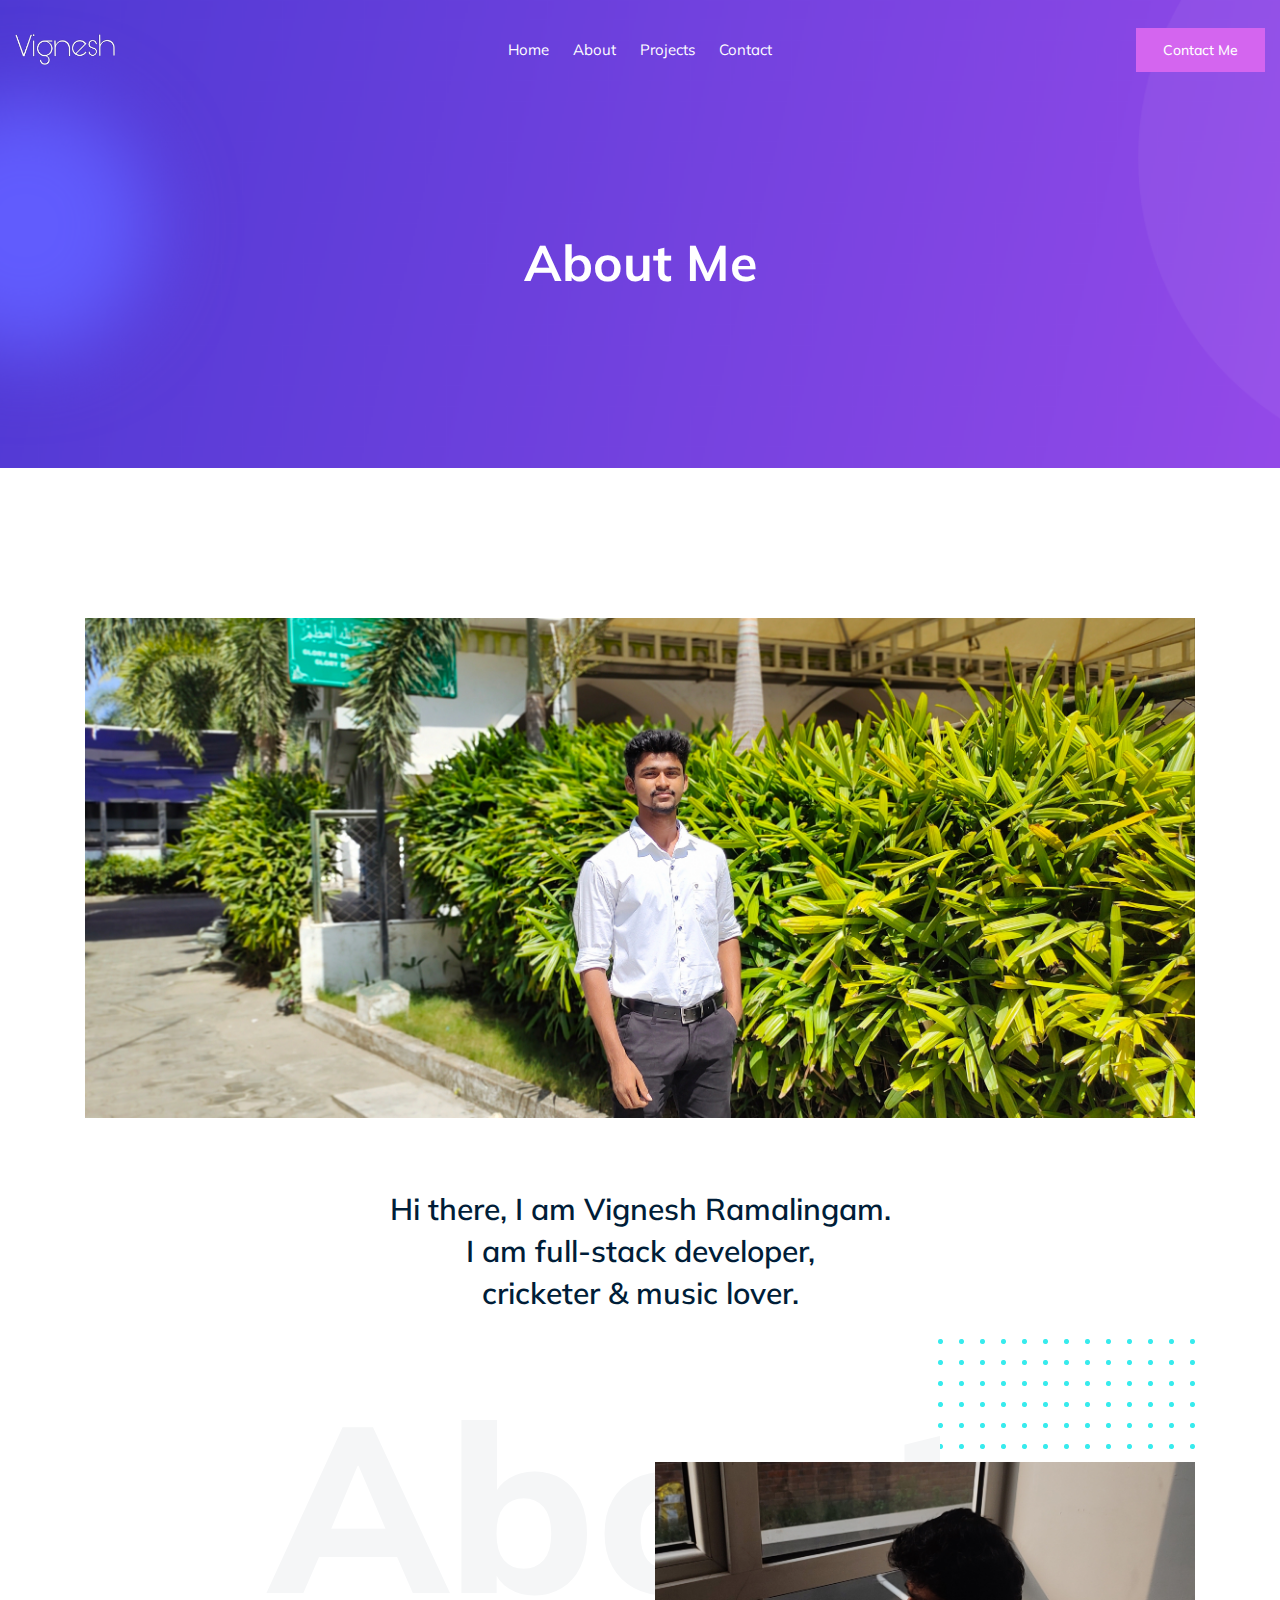
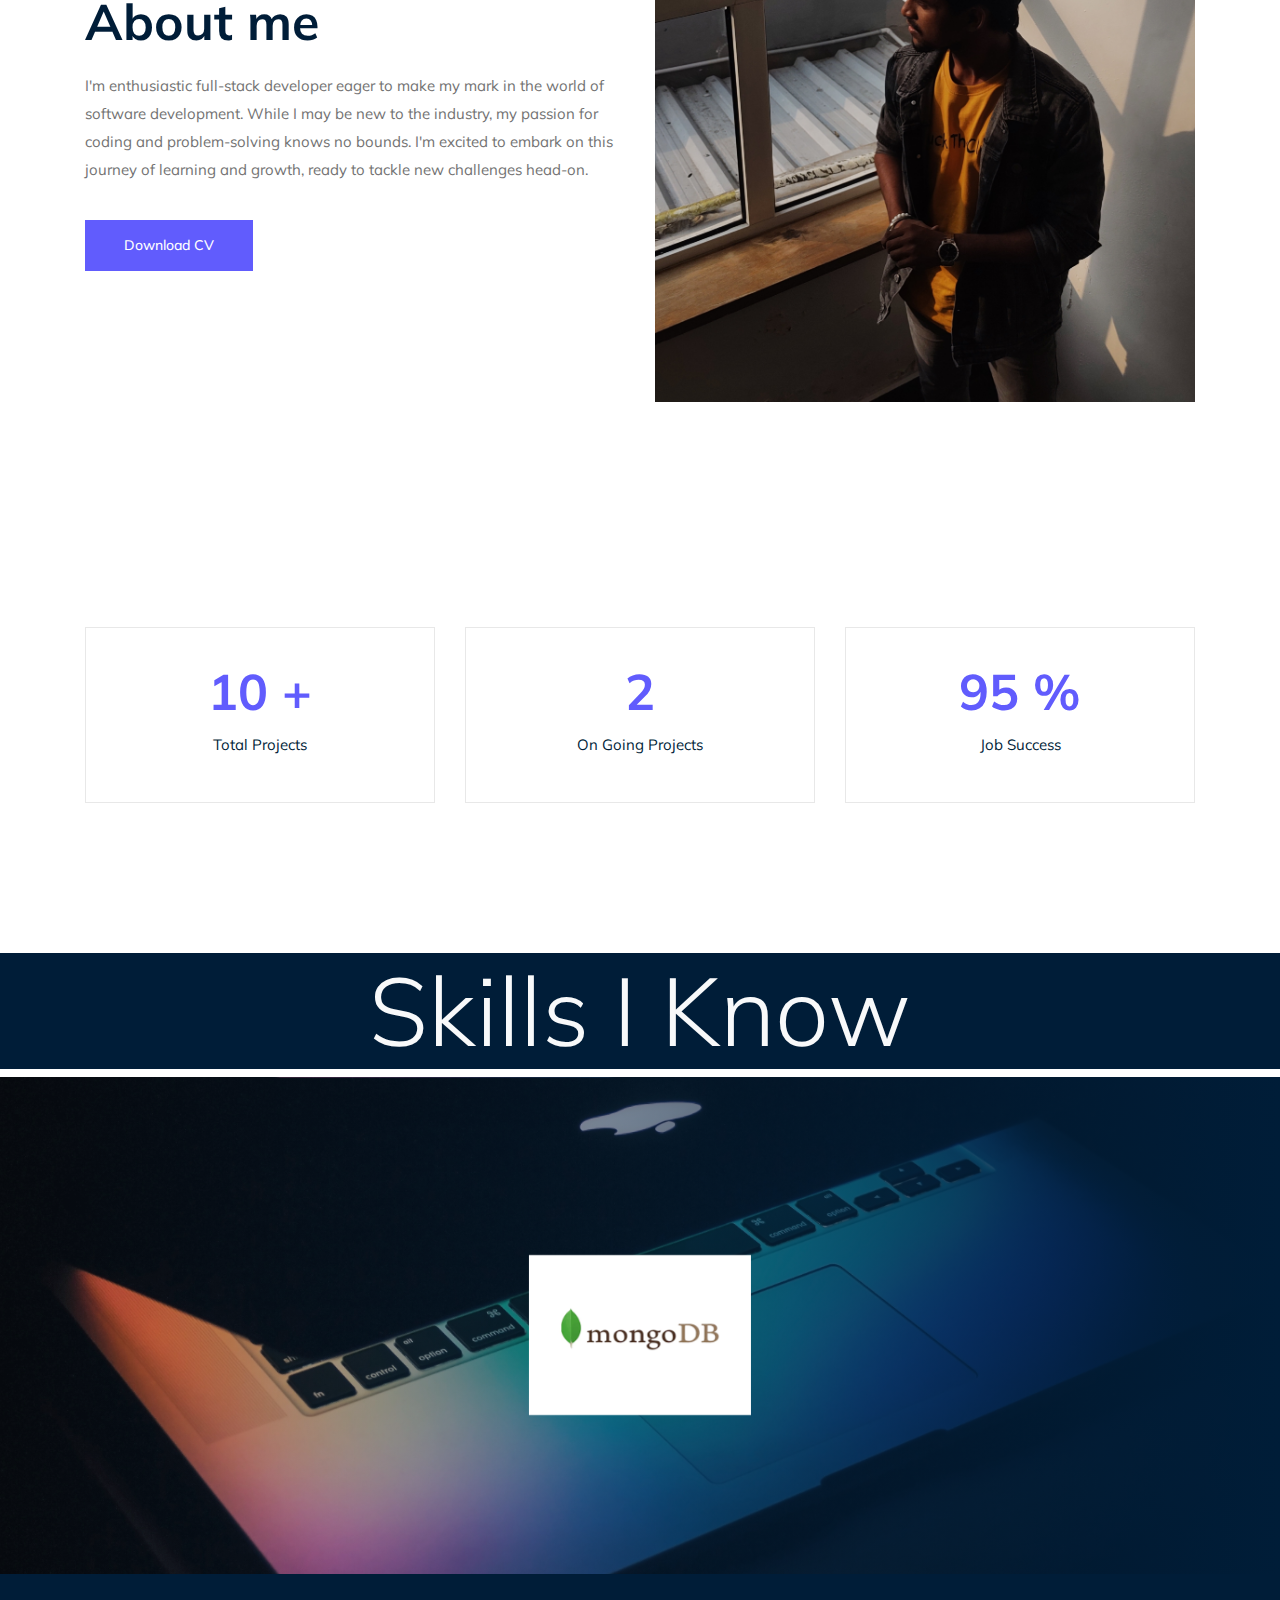
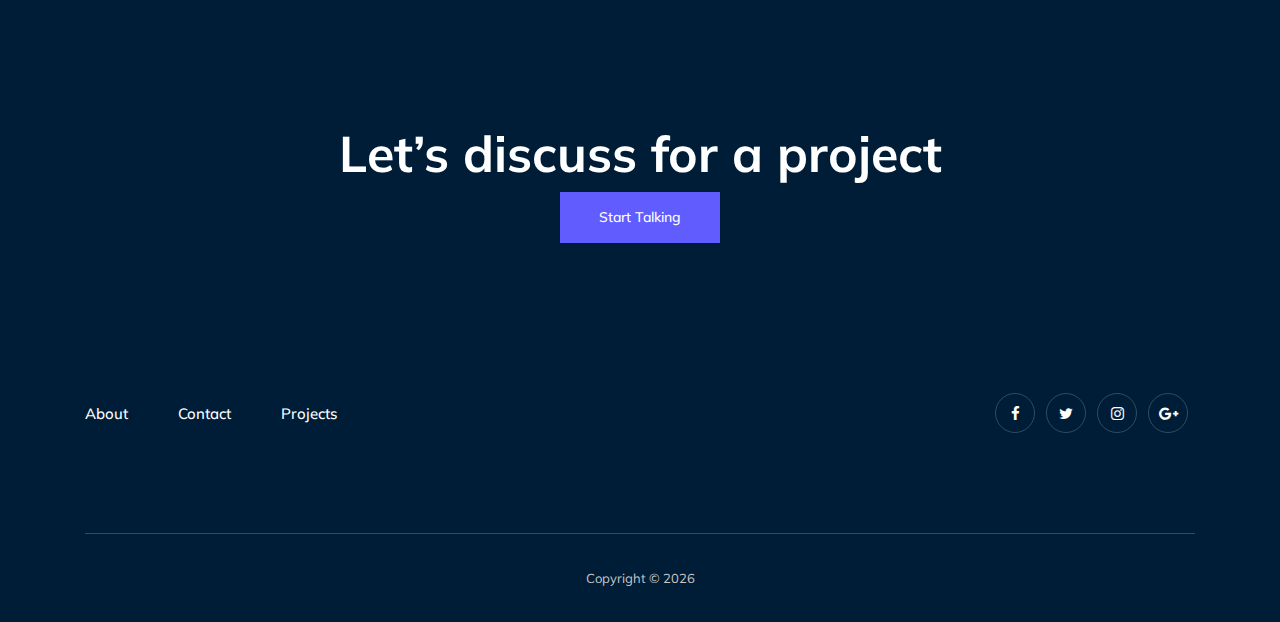
<file: about.html>
<!DOCTYPE html>
<html class="no-js" lang="zxx">
  <head>
    <meta charset="utf-8" />
    <meta http-equiv="x-ua-compatible" content="ie=edge" />
    <title>Vignesh Ramalingam</title>
    <meta name="description" content="" />
    <meta name="viewport" content="width=device-width, initial-scale=1" />

    <!-- <link rel="manifest" href="site.webmanifest"> -->
    <!-- Place favicon.ico in the root directory -->

    <!-- CSS here -->
    <link rel="stylesheet" href="css/bootstrap.min.css" />
    <link rel="stylesheet" href="css/owl.carousel.min.css" />
    <link rel="stylesheet" href="css/magnific-popup.css" />
    <link rel="stylesheet" href="css/font-awesome.min.css" />
    <link rel="stylesheet" href="css/themify-icons.css" />
    <link rel="stylesheet" href="css/nice-select.css" />
    <link rel="stylesheet" href="css/flaticon.css" />
    <link rel="stylesheet" href="css/gijgo.css" />
    <link rel="stylesheet" href="css/animate.min.css" />
    <link rel="stylesheet" href="css/slick.css" />
    <link rel="stylesheet" href="css/slicknav.css" />
    <link rel="stylesheet" href="css/style.css" />
    <!-- <link rel="stylesheet" href="css/responsive.css"> -->
    <style>
      .rollBg {
        background-color: #001d38;
      }
    </style>
  </head>

  <body>
    <!--[if lte IE 9]>
      <p class="browserupgrade">
        You are using an <strong>outdated</strong> browser. Please
        <a href="https://browsehappy.com/">upgrade your browser</a> to improve
        your experience and security.
      </p>
    <![endif]-->

    <!-- header-start -->
    <header>
      <div class="header-area">
        <div id="sticky-header" class="main-header-area">
          <div class="container-fluid">
            <div class="row align-items-center">
              <div class="col-xl-3 col-lg-2">
                <div class="logo">
                  <a href="index.html">
                    <img src="img/Vick.png" alt="" width="100" />
                  </a>
                </div>
              </div>
              <div class="col-xl-6 col-lg-7">
                <div class="main-menu d-none d-lg-block">
                  <nav>
                    <ul id="navigation">
                      <li><a class="active" href="index.html">home</a></li>
                      <li><a href="about.html">About</a></li>
                      <li><a href="portfolio.html">Projects</a></li>
                      <li><a href="contact.html">Contact</a></li>
                    </ul>
                  </nav>
                </div>
              </div>
              <div class="col-xl-3 col-lg-3 d-none d-lg-block">
                <div class="Appointment">
                  <div class="book_btn d-none d-lg-block">
                    <a href="#">Contact Me</a>
                  </div>
                </div>
              </div>
              <div class="col-12">
                <div class="mobile_menu d-block d-lg-none"></div>
              </div>
            </div>
          </div>
        </div>
      </div>
    </header>
    <!-- header-end -->

    <!-- bradcam_area  -->
    <div class="bradcam_area bradcam_bg_1">
      <div class="container">
        <div class="row">
          <div class="col-xl-12">
            <div class="bradcam_text text-center">
              <h3>About Me</h3>
            </div>
          </div>
        </div>
      </div>
    </div>
    <!-- /bradcam_area  -->

    <div class="video_area">
      <div class="container">
        <div class="row">
          <div class="col-xl-12">
            <div class="video_wrap">
              <div class="thumb">
                <img src="img/about/about-profile.jpg" alt="" />
              </div>
              <div class="video_text text-center">
                <p>
                  Hi there, I am Vignesh Ramalingam. <br />
                  I am full-stack developer,<br />
                  cricketer & music lover.
                </p>
              </div>
            </div>
          </div>
        </div>
      </div>
    </div>

    <!-- about_me  -->
    <div class="about_me">
      <div class="about_large_title d-none d-lg-block">About</div>
      <div class="container">
        <div class="row align-items-center">
          <div class="col-xl-6 col-md-6">
            <div class="about_e_details">
              <h3>About me</h3>
              <p>
                I'm enthusiastic full-stack developer eager to make my mark in
                the world of software development. While I may be new to the
                industry, my passion for coding and problem-solving knows no
                bounds. I'm excited to embark on this journey of learning and
                growth, ready to tackle new challenges head-on.
              </p>
              <div class="download_cv">
                <a class="boxed-btn3" download href="./img/about/my-resume.pdf"
                  >Download CV</a
                >
              </div>
            </div>
          </div>
          <div class="col-xl-6 col-md-6">
            <div class="about_img">
              <div class="color_pattern d-none d-lg-block">
                <img src="img/about/color_grid.png" alt="" />
              </div>
              <div class="my_Pic">
                <img src="img/about/bio.jpg" alt="" />
              </div>
            </div>
          </div>
        </div>
      </div>
    </div>
    <!--/ about_me  -->

    <div class="counter_area">
      <div class="container">
        <div class="row">
          <div class="col-xl-4 col-md-4">
            <div class="single_counter text-center">
              <h3><span class="counter">10 </span><span>+</span></h3>
              <p>Total Projects</p>
            </div>
          </div>
          <div class="col-xl-4 col-md-4">
            <div class="single_counter text-center">
              <h3>
                <span class="counter">2 </span>
              </h3>
              <p>On Going Projects</p>
            </div>
          </div>
          <div class="col-xl-4 col-md-4">
            <div class="single_counter text-center">
              <h3><span class="counter">95 </span> <span>%</span></h3>
              <p>Job Success</p>
            </div>
          </div>
        </div>
      </div>
    </div>
    <!-- skills  -->
    <h2 class="text-center display-1 rollBg text-light">Skills I Know</h2>

    <div class="testimonial_area">
      <div class="container">
        <div class="row">
          <div class="col-xl-12">
            <div class="testmonial_active owl-carousel">
              <div class="single_carousel">
                <div class="row text-center mt-5">
                  <div class="col-12 roll align-self-center">
                    <img src="img/about/mongodb.png" alt="" />
                  </div>
                </div>
              </div>
              <div class="single_carousel">
                <div class="row text-center">
                  <div class="col-12">
                    <img src="img/about/express.png" alt="" />
                  </div>
                </div>
              </div>
              <div class="single_carousel">
                <div class="row text-center mt-5">
                  <div class="col-12 roll">
                    <img src="img/about/node.js.png" alt="" />
                  </div>
                </div>
              </div>
              <div class="single_carousel">
                <div class="row text-center">
                  <div class="col-12">
                    <img src="img/about/react.png" alt="" />
                  </div>
                </div>
              </div>
              <div class="single_carousel">
                <div class="row text-center">
                  <div class="col-12">
                    <img src="img/about/typescript.png" alt="" />
                  </div>
                </div>
              </div>
              <div class="single_carousel">
                <div class="row text-center">
                  <div class="col-12">
                    <img src="img/about/bootstrap.png" alt="" />
                  </div>
                </div>
              </div>
              <div class="single_carousel">
                <div class="row text-center">
                  <div class="col-12">
                    <img src="img/about/jquery.png" alt="" />
                  </div>
                </div>
              </div>
              <div class="single_carousel">
                <div class="row text-center">
                  <div class="col-12">
                    <img src="img/about/javascript.png" alt="" />
                  </div>
                </div>
              </div>
              <div class="single_carousel">
                <div class="row text-center">
                  <div class="col-12">
                    <img src="img/about/git.png" alt="" />
                  </div>
                </div>
              </div>
              <div class="single_carousel">
                <div class="row text-center mt-5">
                  <div class="col-12">
                    <img src="img/about/sass.png" alt="" />
                  </div>
                </div>
              </div>
              <div class="single_carousel">
                <div class="row text-center">
                  <div class="col-12">
                    <img src="img/about/css-3.png" alt="" />
                  </div>
                </div>
              </div>
              <div class="single_carousel">
                <div class="row text-center mt-5">
                  <div class="col-12">
                    <img src="img/about/html-5.jpg" alt="" />
                  </div>
                </div>
              </div>
            </div>
          </div>
        </div>
      </div>
    </div>

    <!-- /skills  -->

    <div class="discuss_projects">
      <div class="container">
        <div class="row">
          <div class="col-xl-12">
            <div class="project_text text-center">
              <h3>Let’s discuss for a project</h3>

              <a class="boxed-btn3" href="#">Start Talking</a>
            </div>
          </div>
        </div>
      </div>
    </div>

    <!-- footer start -->
    <footer class="footer">
      <div class="footer_top">
        <div class="container">
          <div class="row align-items-center">
            <div class="col-xl-6 col-md-6">
              <div class="menu_links">
                <ul>
                  <li><a href="about.html">About</a></li>
                  <li><a href="contact.html">Contact</a></li>
                  <li><a href="portfolio.html">Projects</a></li>
                </ul>
              </div>
            </div>
            <div class="col-xl-6 col-md-6">
              <div class="socail_links">
                <ul>
                  <li>
                    <a href="#"> <i class="fa fa-facebook"></i> </a>
                  </li>
                  <li>
                    <a href="#"> <i class="fa fa-twitter"></i> </a>
                  </li>
                  <li>
                    <a href="#"> <i class="fa fa-instagram"></i> </a>
                  </li>
                  <li>
                    <a href="#"> <i class="fa fa-google-plus"></i> </a>
                  </li>
                </ul>
              </div>
            </div>
          </div>
        </div>
      </div>
      <div class="copy-right_text">
        <div class="container">
          <div class="footer_border"></div>
          <div class="row">
            <div class="col-xl-12">
              <p class="copy_right text-center">
                Copyright &copy;
                <script>
                  document.write(new Date().getFullYear());
                </script>
              </p>
            </div>
          </div>
        </div>
      </div>
    </footer>
    <!--/ footer end  -->

    <!-- JS here -->
    <script src="js/vendor/modernizr-3.5.0.min.js"></script>
    <script src="js/vendor/jquery-1.12.4.min.js"></script>
    <script src="js/popper.min.js"></script>
    <script src="js/bootstrap.min.js"></script>
    <script src="js/owl.carousel.min.js"></script>
    <script src="js/isotope.pkgd.min.js"></script>
    <script src="js/ajax-form.js"></script>
    <script src="js/waypoints.min.js"></script>
    <script src="js/jquery.counterup.min.js"></script>
    <script src="js/imagesloaded.pkgd.min.js"></script>
    <script src="js/scrollIt.js"></script>
    <script src="js/jquery.scrollUp.min.js"></script>
    <script src="js/wow.min.js"></script>
    <script src="js/nice-select.min.js"></script>
    <script src="js/jquery.slicknav.min.js"></script>
    <script src="js/jquery.magnific-popup.min.js"></script>
    <script src="js/plugins.js"></script>
    <script src="js/gijgo.min.js"></script>

    <!--contact js-->
    <script src="js/contact.js"></script>
    <script src="js/jquery.ajaxchimp.min.js"></script>
    <script src="js/jquery.form.js"></script>
    <script src="js/jquery.validate.min.js"></script>
    <script src="js/mail-script.js"></script>

    <script src="js/main.js"></script>
  </body>
</html>
</file>
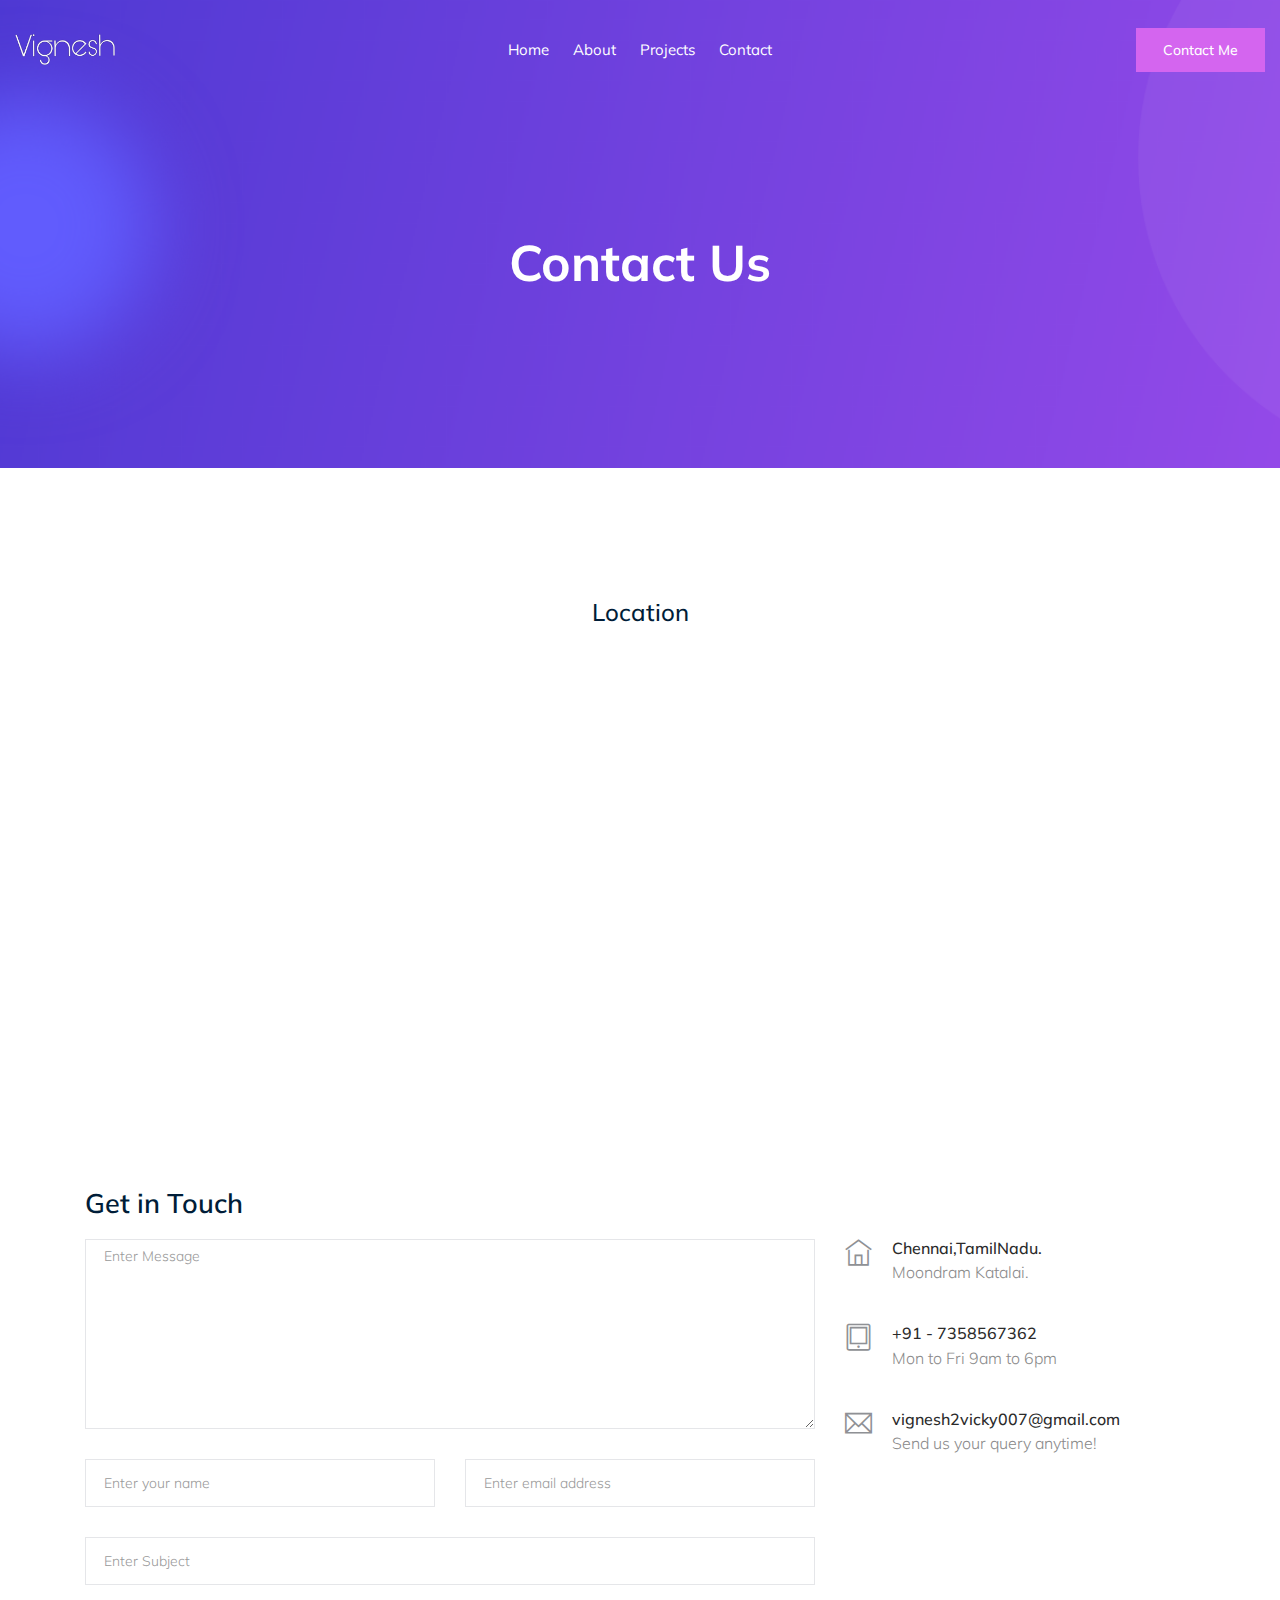
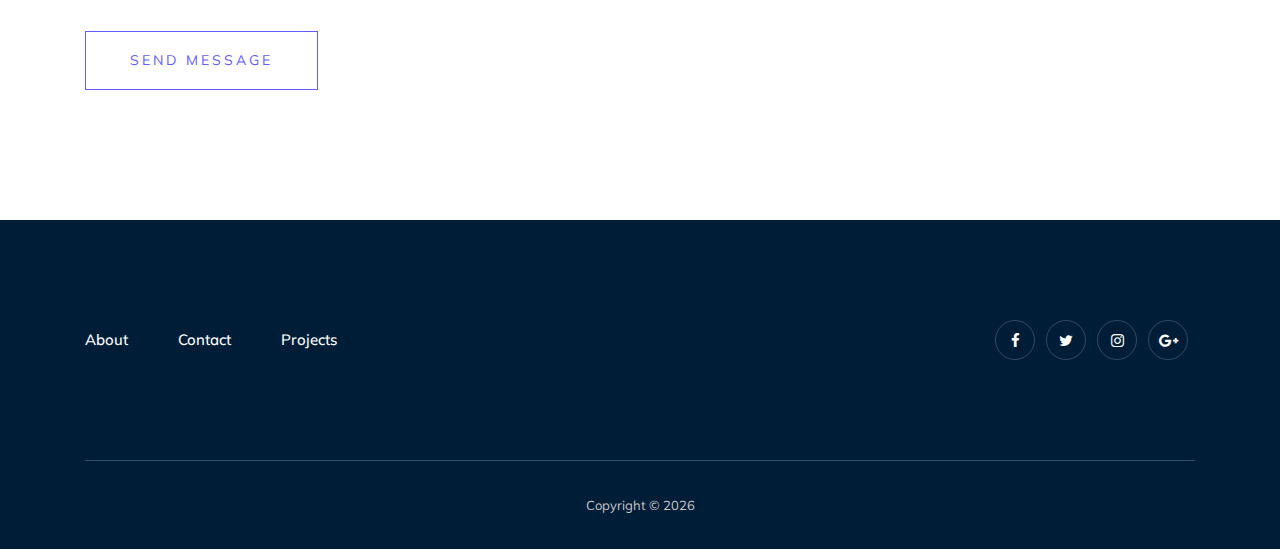
<file: contact.html>
<!DOCTYPE html>
<html class="no-js" lang="zxx">
  <head>
    <meta charset="utf-8" />
    <meta http-equiv="x-ua-compatible" content="ie=edge" />
    <title>Vignesh Ramalingam</title>
    <meta name="description" content="" />
    <meta name="viewport" content="width=device-width, initial-scale=1" />

    <!-- <link rel="manifest" href="site.webmanifest"> -->
    <!-- Place favicon.ico in the root directory -->

    <!-- CSS here -->
    <link rel="stylesheet" href="css/bootstrap.min.css" />
    <link rel="stylesheet" href="css/owl.carousel.min.css" />
    <link rel="stylesheet" href="css/magnific-popup.css" />
    <link rel="stylesheet" href="css/font-awesome.min.css" />
    <link rel="stylesheet" href="css/themify-icons.css" />
    <link rel="stylesheet" href="css/nice-select.css" />
    <link rel="stylesheet" href="css/flaticon.css" />
    <link rel="stylesheet" href="css/gijgo.css" />
    <link rel="stylesheet" href="css/animate.min.css" />
    <link rel="stylesheet" href="css/slick.css" />
    <link rel="stylesheet" href="css/slicknav.css" />
    <link rel="stylesheet" href="css/style.css" />
    <!-- <link rel="stylesheet" href="css/responsive.css"> -->
  </head>

  <body>
    <!-- header-start -->
    <header>
      <div class="header-area">
        <div id="sticky-header" class="main-header-area">
          <div class="container-fluid">
            <div class="row align-items-center">
              <div class="col-xl-3 col-lg-2">
                <div class="logo">
                  <a href="index.html">
                    <img src="img/Vick.png" alt="" width="100" />
                  </a>
                </div>
              </div>
              <div class="col-xl-6 col-lg-7">
                <div class="main-menu d-none d-lg-block">
                  <nav>
                    <ul id="navigation">
                      <li><a class="active" href="index.html">home</a></li>
                      <li><a href="about.html">About</a></li>
                      <li><a href="portfolio.html">Projects</a></li>
                      <li><a href="contact.html">Contact</a></li>
                    </ul>
                  </nav>
                </div>
              </div>
              <div class="col-xl-3 col-lg-3 d-none d-lg-block">
                <div class="Appointment">
                  <div class="book_btn d-none d-lg-block">
                    <a href="#">Contact Me</a>
                  </div>
                </div>
              </div>
              <div class="col-12">
                <div class="mobile_menu d-block d-lg-none"></div>
              </div>
            </div>
          </div>
        </div>
      </div>
    </header>
    <!-- header-end -->

    <!-- bradcam_area  -->
    <div class="bradcam_area bradcam_bg_1">
      <div class="container">
        <div class="row">
          <div class="col-xl-12">
            <div class="bradcam_text text-center">
              <h3>Contact Us</h3>
            </div>
          </div>
        </div>
      </div>
    </div>
    <!-- /bradcam_area  -->

    <!-- ================ contact section start ================= -->
    <section class="contact-section section_padding">
      <div class="container">
        <div class="d-none text-center d-sm-block mb-5 pb-4">
          <h3>Location</h3>

          <div id="map" style="height: 480px">
            <iframe
              src="https://www.google.com/maps/embed?pb=!1m18!1m12!1m3!1d15550.332815673086!2d80.10226219651705!3d12.998488947107488!2m3!1f0!2f0!3f0!3m2!1i1024!2i768!4f13.1!3m3!1m2!1s0x3a526011b2d53e11%3A0xb3709e27f6e9f6ce!2sThandalam%2C%20Tamil%20Nadu!5e0!3m2!1sen!2sin!4v1714824423077!5m2!1sen!2sin"
              width="600"
              height="450"
              style="border: 0"
              allowfullscreen=""
              loading="lazy"
              referrerpolicy="no-referrer-when-downgrade"
            ></iframe>
          </div>
        </div>

        <div class="row">
          <div class="col-12">
            <h2 class="contact-title">Get in Touch</h2>
          </div>
          <div class="col-lg-8">
            <form
              class="form-contact contact_form"
              method="post"
              id="contactForm"
              novalidate="novalidate"
            >
              <div class="row">
                <div class="col-12">
                  <div class="form-group">
                    <textarea
                      class="form-control w-100"
                      name="message"
                      id="message"
                      cols="30"
                      rows="9"
                      onfocus="this.placeholder = ''"
                      onblur="this.placeholder = 'Enter Message'"
                      placeholder="Enter Message"
                    ></textarea>
                  </div>
                </div>
                <div class="col-sm-6">
                  <div class="form-group">
                    <input
                      class="form-control"
                      name="name"
                      id="name"
                      type="text"
                      onfocus="this.placeholder = ''"
                      onblur="this.placeholder = 'Enter your name'"
                      placeholder="Enter your name"
                    />
                  </div>
                </div>
                <div class="col-sm-6">
                  <div class="form-group">
                    <input
                      class="form-control"
                      name="email"
                      id="email"
                      type="email"
                      onfocus="this.placeholder = ''"
                      onblur="this.placeholder = 'Enter email address'"
                      placeholder="Enter email address"
                    />
                  </div>
                </div>
                <div class="col-12">
                  <div class="form-group">
                    <input
                      class="form-control"
                      name="subject"
                      id="subject"
                      type="text"
                      onfocus="this.placeholder = ''"
                      onblur="this.placeholder = 'Enter Subject'"
                      placeholder="Enter Subject"
                    />
                  </div>
                </div>
              </div>
              <div class="form-group mt-3">
                <button
                  type="submit"
                  class="button button-contactForm btn_4 boxed-btn"
                >
                  Send Message
                </button>
              </div>
            </form>
          </div>
          <div class="col-lg-4">
            <div class="media contact-info">
              <span class="contact-info__icon"><i class="ti-home"></i></span>
              <div class="media-body">
                <h3>Chennai,TamilNadu.</h3>
                <p>Moondram Katalai.</p>
              </div>
            </div>
            <div class="media contact-info">
              <span class="contact-info__icon"><i class="ti-tablet"></i></span>
              <div class="media-body">
                <h3>+91 - 7358567362</h3>
                <p>Mon to Fri 9am to 6pm</p>
              </div>
            </div>
            <div class="media contact-info">
              <span class="contact-info__icon"><i class="ti-email"></i></span>
              <div class="media-body">
                <h3>vignesh2vicky007@gmail.com</h3>
                <p>Send us your query anytime!</p>
              </div>
            </div>
          </div>
        </div>
      </div>
    </section>
    <!-- ================ contact section end ================= -->

    <!-- footer start -->
    <footer class="footer">
      <div class="footer_top">
        <div class="container">
          <div class="row align-items-center">
            <div class="col-xl-6 col-md-6">
              <div class="menu_links">
                <ul>
                  <li><a href="about.html">About</a></li>
                  <li><a href="contact.html">Contact</a></li>
                  <li><a href="portfolio.html">Projects</a></li>
                </ul>
              </div>
            </div>
            <div class="col-xl-6 col-md-6">
              <div class="socail_links">
                <ul>
                  <li>
                    <a href="#"> <i class="fa fa-facebook"></i> </a>
                  </li>
                  <li>
                    <a href="#"> <i class="fa fa-twitter"></i> </a>
                  </li>
                  <li>
                    <a href="#"> <i class="fa fa-instagram"></i> </a>
                  </li>
                  <li>
                    <a href="#"> <i class="fa fa-google-plus"></i> </a>
                  </li>
                </ul>
              </div>
            </div>
          </div>
        </div>
      </div>
      <div class="copy-right_text">
        <div class="container">
          <div class="footer_border"></div>
          <div class="row">
            <div class="col-xl-12">
              <p class="copy_right text-center">
                Copyright &copy;
                <script>
                  document.write(new Date().getFullYear());
                </script>
              </p>
            </div>
          </div>
        </div>
      </div>
    </footer>
    <!--/ footer end  -->

    <!-- JS here -->
    <script src="js/vendor/modernizr-3.5.0.min.js"></script>
    <script src="js/vendor/jquery-1.12.4.min.js"></script>
    <script src="js/popper.min.js"></script>
    <script src="js/bootstrap.min.js"></script>
    <script src="js/owl.carousel.min.js"></script>
    <script src="js/isotope.pkgd.min.js"></script>
    <script src="js/ajax-form.js"></script>
    <script src="js/waypoints.min.js"></script>
    <script src="js/jquery.counterup.min.js"></script>
    <script src="js/imagesloaded.pkgd.min.js"></script>
    <script src="js/scrollIt.js"></script>
    <script src="js/jquery.scrollUp.min.js"></script>
    <script src="js/wow.min.js"></script>
    <script src="js/nice-select.min.js"></script>
    <script src="js/jquery.slicknav.min.js"></script>
    <script src="js/jquery.magnific-popup.min.js"></script>
    <script src="js/plugins.js"></script>
    <script src="js/gijgo.min.js"></script>

    <!--contact js-->
    <script src="js/contact.js"></script>
    <script src="js/jquery.ajaxchimp.min.js"></script>
    <script src="js/jquery.form.js"></script>
    <script src="js/jquery.validate.min.js"></script>
    <script src="js/mail-script.js"></script>

    <script src="js/main.js"></script>
  </body>
</html>
</file>
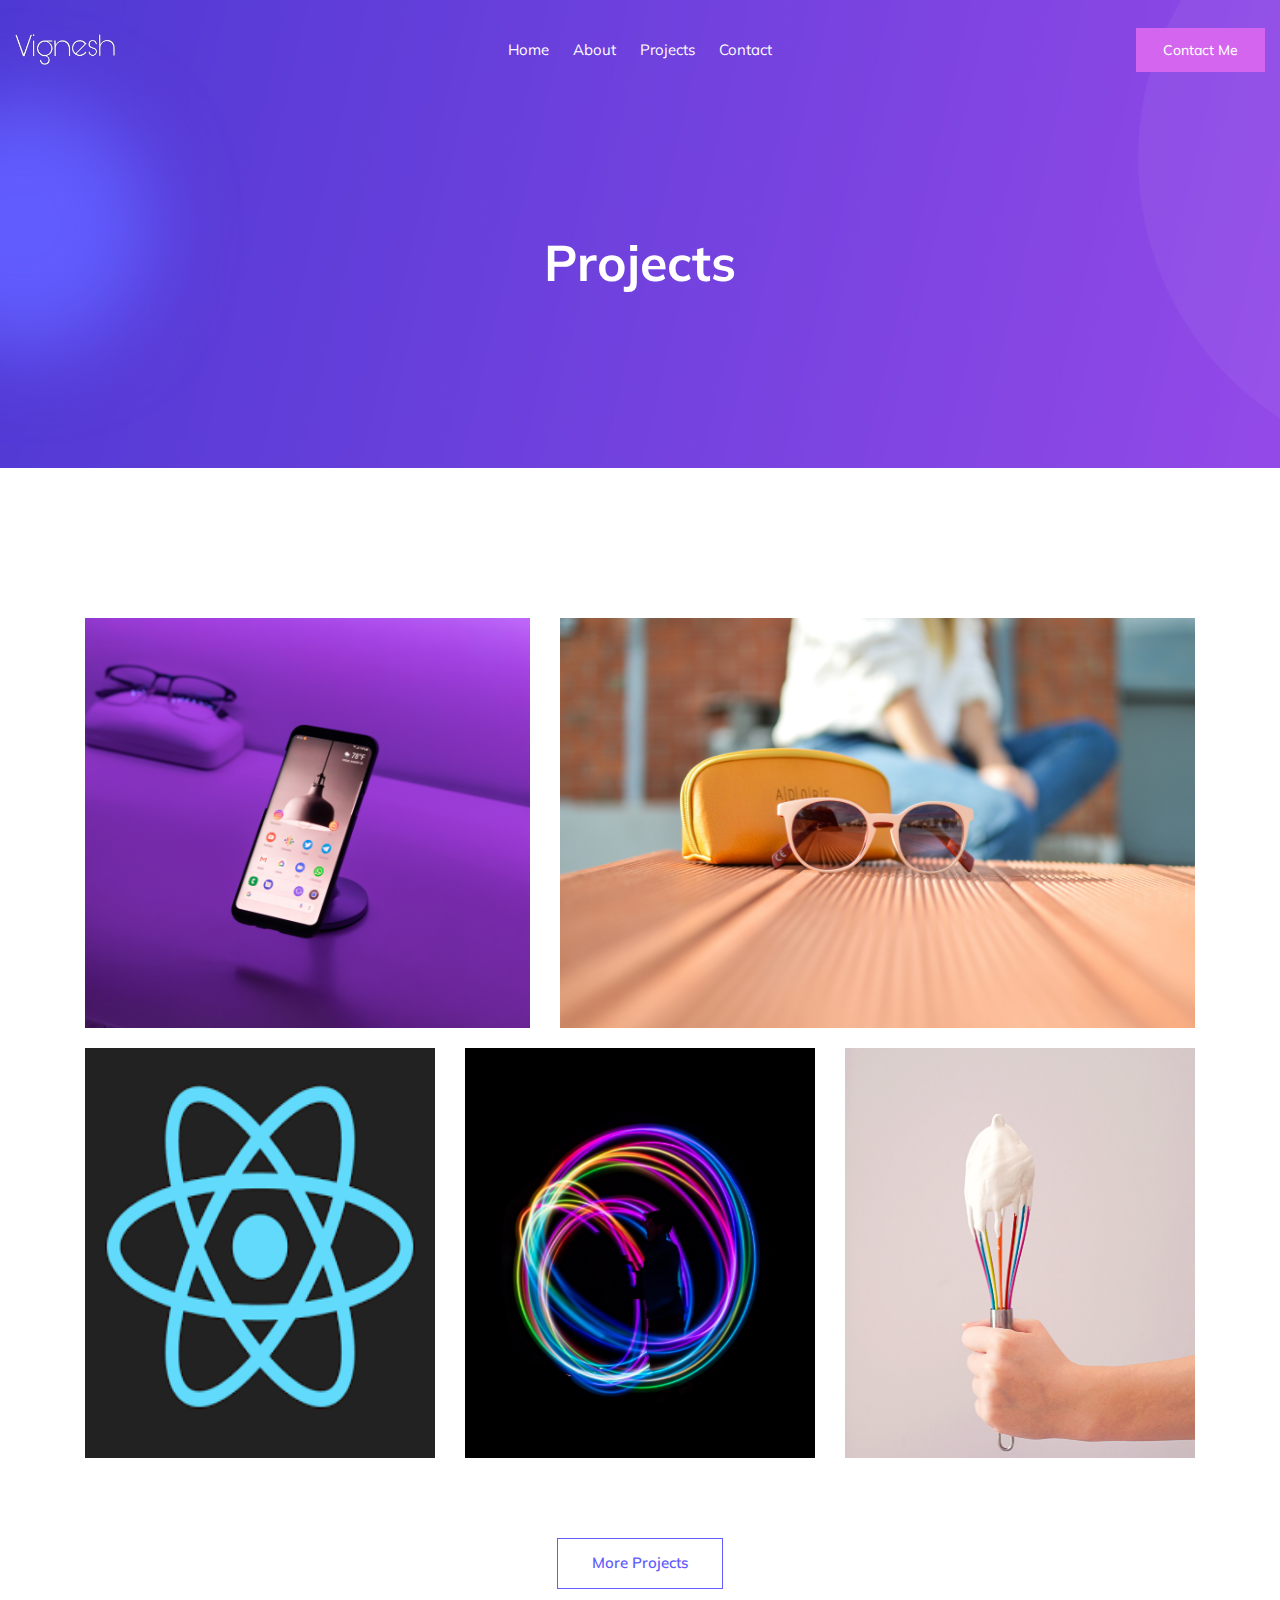
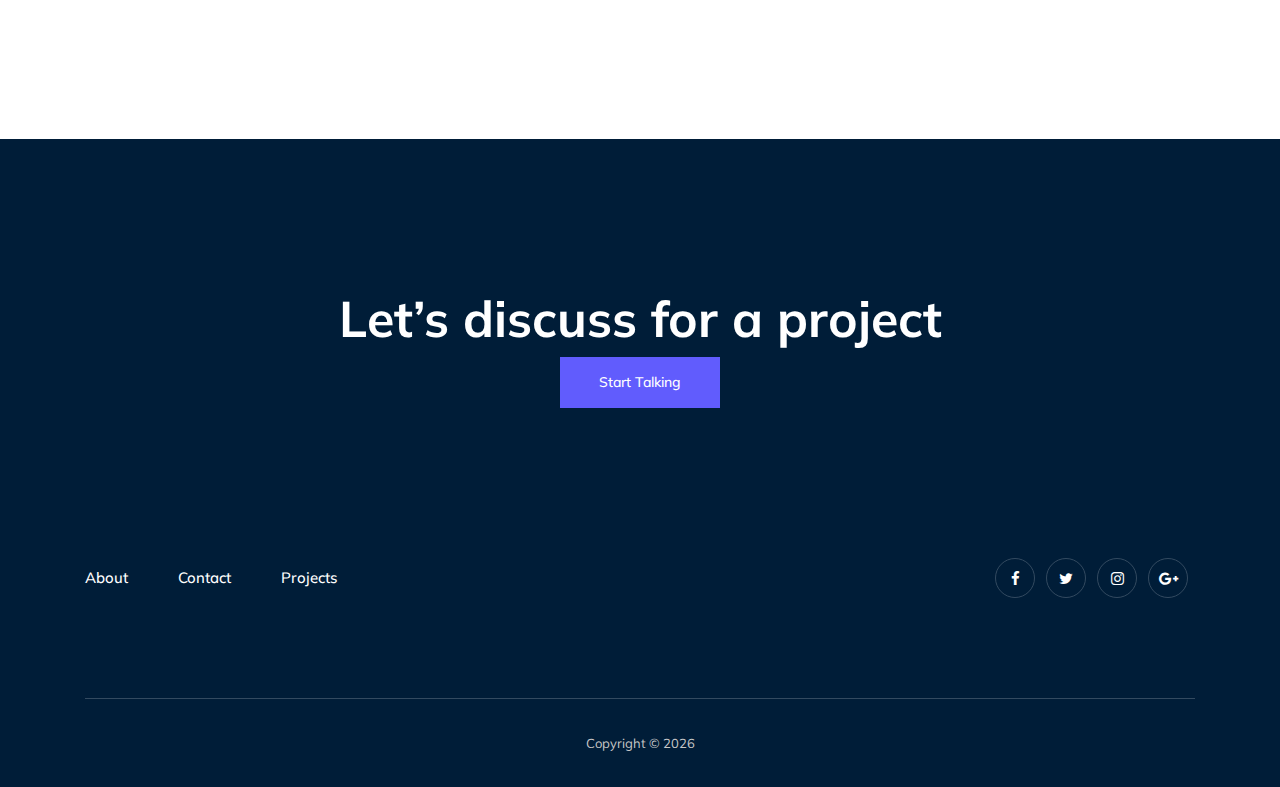
<file: portfolio.html>
<!DOCTYPE html>
<html class="no-js" lang="zxx">
  <head>
    <meta charset="utf-8" />
    <meta http-equiv="x-ua-compatible" content="ie=edge" />
    <title>Vignesh Ramalingam</title>
    <meta name="description" content="" />
    <meta name="viewport" content="width=device-width, initial-scale=1" />

    <!-- <link rel="manifest" href="site.webmanifest"> -->
    <!-- Place favicon.ico in the root directory -->

    <!-- CSS here -->
    <link rel="stylesheet" href="css/bootstrap.min.css" />
    <link rel="stylesheet" href="css/owl.carousel.min.css" />
    <link rel="stylesheet" href="css/magnific-popup.css" />
    <link rel="stylesheet" href="css/font-awesome.min.css" />
    <link rel="stylesheet" href="css/themify-icons.css" />
    <link rel="stylesheet" href="css/nice-select.css" />
    <link rel="stylesheet" href="css/flaticon.css" />
    <link rel="stylesheet" href="css/gijgo.css" />
    <link rel="stylesheet" href="css/animate.min.css" />
    <link rel="stylesheet" href="css/slick.css" />
    <link rel="stylesheet" href="css/slicknav.css" />
    <link rel="stylesheet" href="css/style.css" />
    <!-- <link rel="stylesheet" href="css/responsive.css"> -->
  </head>

  <body>
    <!--[if lte IE 9]>
      <p class="browserupgrade">
        You are using an <strong>outdated</strong> browser. Please
        <a href="https://browsehappy.com/">upgrade your browser</a> to improve
        your experience and security.
      </p>
    <![endif]-->

    <!-- header-start -->
    <header>
      <div class="header-area">
        <div id="sticky-header" class="main-header-area">
          <div class="container-fluid">
            <div class="row align-items-center">
              <div class="col-xl-3 col-lg-2">
                <div class="logo">
                  <a href="index.html">
                    <img src="img/Vick.png" alt="" width="100" />
                  </a>
                </div>
              </div>
              <div class="col-xl-6 col-lg-7">
                <div class="main-menu d-none d-lg-block">
                  <nav>
                    <ul id="navigation">
                      <li><a class="active" href="index.html">home</a></li>
                      <li><a href="about.html">About</a></li>
                      <li><a href="portfolio.html">Projects</a></li>
                      <li><a href="contact.html">Contact</a></li>
                    </ul>
                  </nav>
                </div>
              </div>
              <div class="col-xl-3 col-lg-3 d-none d-lg-block">
                <div class="Appointment">
                  <div class="book_btn d-none d-lg-block">
                    <a href="#">Contact Me</a>
                  </div>
                </div>
              </div>
              <div class="col-12">
                <div class="mobile_menu d-block d-lg-none"></div>
              </div>
            </div>
          </div>
        </div>
      </div>
    </header>
    <!-- header-end -->

    <!-- bradcam_area  -->
    <div class="bradcam_area bradcam_bg_1">
      <div class="container">
        <div class="row">
          <div class="col-xl-12">
            <div class="bradcam_text text-center">
              <h3>Projects</h3>
            </div>
          </div>
        </div>
      </div>
    </div>
    <!-- /bradcam_area  -->

    <!-- project_image_area  -->
    <div class="portfolio_image_area dec_margin">
      <div class="container">
        <div class="row">
          <div class="col-xl-5 col-md-5">
            <a href="https://vigneshfenrir.github.io/finexo/">
              <div class="single_Portfolio">
                <div class="portfolio_thumb">
                  <img src="img/portfolio/1.png" alt="" />
                </div>

                <div class="portfolio_hover">
                  <div class="title">
                    <h3>Responsive Web Design</h3>
                  </div>
                </div>
              </div>
            </a>
          </div>
          <div class="col-xl-7 col-md-7">
            <a href="https://vigneshfenrir.github.io/maakan/">
              <div class="single_Portfolio">
                <div class="portfolio_thumb">
                  <img src="img/portfolio/2.png" alt="" />
                </div>

                <div class="portfolio_hover">
                  <div class="title">
                    <h3>Maakan Project</h3>
                  </div>
                </div>
              </div>
            </a>
          </div>
          <div class="col-xl-4 col-md-6 col-lg-4">
            <a href="https://vigneshfenrir.github.io/picstudio/">
              <div class="single_Portfolio">
                <div class="portfolio_thumb">
                  <img src="img/about/react.png" alt="" />
                </div>

                <div class="portfolio_hover">
                  <div class="title">
                    <h3>React Project</h3>
                  </div>
                </div>
              </div>
            </a>
          </div>
          <div class="col-xl-4 col-md-6 col-lg-4">
            <a href="https://vigneshfenrir.github.io/unislink-project/">
              <div class="single_Portfolio">
                <div class="portfolio_thumb">
                  <img src="img/portfolio/4.png" alt="" />
                </div>

                <div class="portfolio_hover">
                  <div class="title">
                    <h3>Unis-link Project</h3>
                  </div>
                </div>
              </div>
            </a>
          </div>
          <div class="col-xl-4 col-md-12 col-lg-4">
            <a href="https://vigneshfenrir.github.io/frontend-7eagle/">
              <div class="single_Portfolio">
                <div class="portfolio_thumb">
                  <img src="img/portfolio/5.png" alt="" />
                </div>

                <div class="portfolio_hover">
                  <div class="title">
                    <h3>Product Design</h3>
                  </div>
                </div>
              </div></a
            >
          </div>
        </div>
        <div class="row">
          <div class="col-xl-12">
            <div class="more_portfolio text-center">
              <a class="line_btn" href="#">More Projects</a>
            </div>
          </div>
        </div>
      </div>
    </div>
    <!--/ project_image_area  -->

    <div class="discuss_projects">
      <div class="container">
        <div class="row">
          <div class="col-xl-12">
            <div class="project_text text-center">
              <h3>Let’s discuss for a project</h3>
              <a class="boxed-btn3" href="#">Start Talking</a>
            </div>
          </div>
        </div>
      </div>
    </div>

    <!-- footer start -->
    <footer class="footer">
      <div class="footer_top">
        <div class="container">
          <div class="row align-items-center">
            <div class="col-xl-6 col-md-6">
              <div class="menu_links">
                <ul>
                  <li><a href="about.html">About</a></li>
                  <li><a href="contact.html">Contact</a></li>
                  <li><a href="portfolio.html">Projects</a></li>
                </ul>
              </div>
            </div>
            <div class="col-xl-6 col-md-6">
              <div class="socail_links">
                <ul>
                  <li>
                    <a href="#"> <i class="fa fa-facebook"></i> </a>
                  </li>
                  <li>
                    <a href="#"> <i class="fa fa-twitter"></i> </a>
                  </li>
                  <li>
                    <a href="#"> <i class="fa fa-instagram"></i> </a>
                  </li>
                  <li>
                    <a href="#"> <i class="fa fa-google-plus"></i> </a>
                  </li>
                </ul>
              </div>
            </div>
          </div>
        </div>
      </div>
      <div class="copy-right_text">
        <div class="container">
          <div class="footer_border"></div>
          <div class="row">
            <div class="col-xl-12">
              <p class="copy_right text-center">
                Copyright &copy;
                <script>
                  document.write(new Date().getFullYear());
                </script>
              </p>
            </div>
          </div>
        </div>
      </div>
    </footer>
    <!--/ footer end  -->

    <!-- JS here -->
    <script src="js/vendor/modernizr-3.5.0.min.js"></script>
    <script src="js/vendor/jquery-1.12.4.min.js"></script>
    <script src="js/popper.min.js"></script>
    <script src="js/bootstrap.min.js"></script>
    <script src="js/owl.carousel.min.js"></script>
    <script src="js/isotope.pkgd.min.js"></script>
    <script src="js/ajax-form.js"></script>
    <script src="js/waypoints.min.js"></script>
    <script src="js/jquery.counterup.min.js"></script>
    <script src="js/imagesloaded.pkgd.min.js"></script>
    <script src="js/scrollIt.js"></script>
    <script src="js/jquery.scrollUp.min.js"></script>
    <script src="js/wow.min.js"></script>
    <script src="js/nice-select.min.js"></script>
    <script src="js/jquery.slicknav.min.js"></script>
    <script src="js/jquery.magnific-popup.min.js"></script>
    <script src="js/plugins.js"></script>
    <script src="js/gijgo.min.js"></script>

    <!--contact js-->
    <script src="js/contact.js"></script>
    <script src="js/jquery.ajaxchimp.min.js"></script>
    <script src="js/jquery.form.js"></script>
    <script src="js/jquery.validate.min.js"></script>
    <script src="js/mail-script.js"></script>

    <script src="js/main.js"></script>
  </body>
</html>
</file>
<file: css/themify-icons.css>
@font-face {
	font-family: 'themify';
	src:url('../fonts/themify.eot?-fvbane');
	src:url('../fonts/themify.eot?#iefix-fvbane') format('embedded-opentype'),
		url('../fonts/themify.woff?-fvbane') format('woff'),
		url('../fonts/themify.ttf?-fvbane') format('truetype'),
		url('../fonts/themify.svg?-fvbane#themify') format('svg');
	font-weight: normal;
	font-style: normal;
}

[class^="ti-"], [class*=" ti-"] {
	font-family: 'themify';
	/* speak: none; */
	font-style: normal;
	font-weight: normal;
	font-variant: normal;
	text-transform: none;
	line-height: 1;

	/* Better Font Rendering =========== */
	-webkit-font-smoothing: antialiased;
	-moz-osx-font-smoothing: grayscale;
}

.ti-wand:before {
	content: "\e600";
}
.ti-volume:before {
	content: "\e601";
}
.ti-user:before {
	content: "\e602";
}
.ti-unlock:before {
	content: "\e603";
}
.ti-unlink:before {
	content: "\e604";
}
.ti-trash:before {
	content: "\e605";
}
.ti-thought:before {
	content: "\e606";
}
.ti-target:before {
	content: "\e607";
}
.ti-tag:before {
	content: "\e608";
}
.ti-tablet:before {
	content: "\e609";
}
.ti-star:before {
	content: "\e60a";
}
.ti-spray:before {
	content: "\e60b";
}
.ti-signal:before {
	content: "\e60c";
}
.ti-shopping-cart:before {
	content: "\e60d";
}
.ti-shopping-cart-full:before {
	content: "\e60e";
}
.ti-settings:before {
	content: "\e60f";
}
.ti-search:before {
	content: "\e610";
}
.ti-zoom-in:before {
	content: "\e611";
}
.ti-zoom-out:before {
	content: "\e612";
}
.ti-cut:before {
	content: "\e613";
}
.ti-ruler:before {
	content: "\e614";
}
.ti-ruler-pencil:before {
	content: "\e615";
}
.ti-ruler-alt:before {
	content: "\e616";
}
.ti-bookmark:before {
	content: "\e617";
}
.ti-bookmark-alt:before {
	content: "\e618";
}
.ti-reload:before {
	content: "\e619";
}
.ti-plus:before {
	content: "\e61a";
}
.ti-pin:before {
	content: "\e61b";
}
.ti-pencil:before {
	content: "\e61c";
}
.ti-pencil-alt:before {
	content: "\e61d";
}
.ti-paint-roller:before {
	content: "\e61e";
}
.ti-paint-bucket:before {
	content: "\e61f";
}
.ti-na:before {
	content: "\e620";
}
.ti-mobile:before {
	content: "\e621";
}
.ti-minus:before {
	content: "\e622";
}
.ti-medall:before {
	content: "\e623";
}
.ti-medall-alt:before {
	content: "\e624";
}
.ti-marker:before {
	content: "\e625";
}
.ti-marker-alt:before {
	content: "\e626";
}
.ti-arrow-up:before {
	content: "\e627";
}
.ti-arrow-right:before {
	content: "\e628";
}
.ti-arrow-left:before {
	content: "\e629";
}
.ti-arrow-down:before {
	content: "\e62a";
}
.ti-lock:before {
	content: "\e62b";
}
.ti-location-arrow:before {
	content: "\e62c";
}
.ti-link:before {
	content: "\e62d";
}
.ti-layout:before {
	content: "\e62e";
}
.ti-layers:before {
	content: "\e62f";
}
.ti-layers-alt:before {
	content: "\e630";
}
.ti-key:before {
	content: "\e631";
}
.ti-import:before {
	content: "\e632";
}
.ti-image:before {
	content: "\e633";
}
.ti-heart:before {
	content: "\e634";
}
.ti-heart-broken:before {
	content: "\e635";
}
.ti-hand-stop:before {
	content: "\e636";
}
.ti-hand-open:before {
	content: "\e637";
}
.ti-hand-drag:before {
	content: "\e638";
}
.ti-folder:before {
	content: "\e639";
}
.ti-flag:before {
	content: "\e63a";
}
.ti-flag-alt:before {
	content: "\e63b";
}
.ti-flag-alt-2:before {
	content: "\e63c";
}
.ti-eye:before {
	content: "\e63d";
}
.ti-export:before {
	content: "\e63e";
}
.ti-exchange-vertical:before {
	content: "\e63f";
}
.ti-desktop:before {
	content: "\e640";
}
.ti-cup:before {
	content: "\e641";
}
.ti-crown:before {
	content: "\e642";
}
.ti-comments:before {
	content: "\e643";
}
.ti-comment:before {
	content: "\e644";
}
.ti-comment-alt:before {
	content: "\e645";
}
.ti-close:before {
	content: "\e646";
}
.ti-clip:before {
	content: "\e647";
}
.ti-angle-up:before {
	content: "\e648";
}
.ti-angle-right:before {
	content: "\e649";
}
.ti-angle-left:before {
	content: "\e64a";
}
.ti-angle-down:before {
	content: "\e64b";
}
.ti-check:before {
	content: "\e64c";
}
.ti-check-box:before {
	content: "\e64d";
}
.ti-camera:before {
	content: "\e64e";
}
.ti-announcement:before {
	content: "\e64f";
}
.ti-brush:before {
	content: "\e650";
}
.ti-briefcase:before {
	content: "\e651";
}
.ti-bolt:before {
	content: "\e652";
}
.ti-bolt-alt:before {
	content: "\e653";
}
.ti-blackboard:before {
	content: "\e654";
}
.ti-bag:before {
	content: "\e655";
}
.ti-move:before {
	content: "\e656";
}
.ti-arrows-vertical:before {
	content: "\e657";
}
.ti-arrows-horizontal:before {
	content: "\e658";
}
.ti-fullscreen:before {
	content: "\e659";
}
.ti-arrow-top-right:before {
	content: "\e65a";
}
.ti-arrow-top-left:before {
	content: "\e65b";
}
.ti-arrow-circle-up:before {
	content: "\e65c";
}
.ti-arrow-circle-right:before {
	content: "\e65d";
}
.ti-arrow-circle-left:before {
	content: "\e65e";
}
.ti-arrow-circle-down:before {
	content: "\e65f";
}
.ti-angle-double-up:before {
	content: "\e660";
}
.ti-angle-double-right:before {
	content: "\e661";
}
.ti-angle-double-left:before {
	content: "\e662";
}
.ti-angle-double-down:before {
	content: "\e663";
}
.ti-zip:before {
	content: "\e664";
}
.ti-world:before {
	content: "\e665";
}
.ti-wheelchair:before {
	content: "\e666";
}
.ti-view-list:before {
	content: "\e667";
}
.ti-view-list-alt:before {
	content: "\e668";
}
.ti-view-grid:before {
	content: "\e669";
}
.ti-uppercase:before {
	content: "\e66a";
}
.ti-upload:before {
	content: "\e66b";
}
.ti-underline:before {
	content: "\e66c";
}
.ti-truck:before {
	content: "\e66d";
}
.ti-timer:before {
	content: "\e66e";
}
.ti-ticket:before {
	content: "\e66f";
}
.ti-thumb-up:before {
	content: "\e670";
}
.ti-thumb-down:before {
	content: "\e671";
}
.ti-text:before {
	content: "\e672";
}
.ti-stats-up:before {
	content: "\e673";
}
.ti-stats-down:before {
	content: "\e674";
}
.ti-split-v:before {
	content: "\e675";
}
.ti-split-h:before {
	content: "\e676";
}
.ti-smallcap:before {
	content: "\e677";
}
.ti-shine:before {
	content: "\e678";
}
.ti-shift-right:before {
	content: "\e679";
}
.ti-shift-left:before {
	content: "\e67a";
}
.ti-shield:before {
	content: "\e67b";
}
.ti-notepad:before {
	content: "\e67c";
}
.ti-server:before {
	content: "\e67d";
}
.ti-quote-right:before {
	content: "\e67e";
}
.ti-quote-left:before {
	content: "\e67f";
}
.ti-pulse:before {
	content: "\e680";
}
.ti-printer:before {
	content: "\e681";
}
.ti-power-off:before {
	content: "\e682";
}
.ti-plug:before {
	content: "\e683";
}
.ti-pie-chart:before {
	content: "\e684";
}
.ti-paragraph:before {
	content: "\e685";
}
.ti-panel:before {
	content: "\e686";
}
.ti-package:before {
	content: "\e687";
}
.ti-music:before {
	content: "\e688";
}
.ti-music-alt:before {
	content: "\e689";
}
.ti-mouse:before {
	content: "\e68a";
}
.ti-mouse-alt:before {
	content: "\e68b";
}
.ti-money:before {
	content: "\e68c";
}
.ti-microphone:before {
	content: "\e68d";
}
.ti-menu:before {
	content: "\e68e";
}
.ti-menu-alt:before {
	content: "\e68f";
}
.ti-map:before {
	content: "\e690";
}
.ti-map-alt:before {
	content: "\e691";
}
.ti-loop:before {
	content: "\e692";
}
.ti-location-pin:before {
	content: "\e693";
}
.ti-list:before {
	content: "\e694";
}
.ti-light-bulb:before {
	content: "\e695";
}
.ti-Italic:before {
	content: "\e696";
}
.ti-info:before {
	content: "\e697";
}
.ti-infinite:before {
	content: "\e698";
}
.ti-id-badge:before {
	content: "\e699";
}
.ti-hummer:before {
	content: "\e69a";
}
.ti-home:before {
	content: "\e69b";
}
.ti-help:before {
	content: "\e69c";
}
.ti-headphone:before {
	content: "\e69d";
}
.ti-harddrives:before {
	content: "\e69e";
}
.ti-harddrive:before {
	content: "\e69f";
}
.ti-gift:before {
	content: "\e6a0";
}
.ti-game:before {
	content: "\e6a1";
}
.ti-filter:before {
	content: "\e6a2";
}
.ti-files:before {
	content: "\e6a3";
}
.ti-file:before {
	content: "\e6a4";
}
.ti-eraser:before {
	content: "\e6a5";
}
.ti-envelope:before {
	content: "\e6a6";
}
.ti-download:before {
	content: "\e6a7";
}
.ti-direction:before {
	content: "\e6a8";
}
.ti-direction-alt:before {
	content: "\e6a9";
}
.ti-dashboard:before {
	content: "\e6aa";
}
.ti-control-stop:before {
	content: "\e6ab";
}
.ti-control-shuffle:before {
	content: "\e6ac";
}
.ti-control-play:before {
	content: "\e6ad";
}
.ti-control-pause:before {
	content: "\e6ae";
}
.ti-control-forward:before {
	content: "\e6af";
}
.ti-control-backward:before {
	content: "\e6b0";
}
.ti-cloud:before {
	content: "\e6b1";
}
.ti-cloud-up:before {
	content: "\e6b2";
}
.ti-cloud-down:before {
	content: "\e6b3";
}
.ti-clipboard:before {
	content: "\e6b4";
}
.ti-car:before {
	content: "\e6b5";
}
.ti-calendar:before {
	content: "\e6b6";
}
.ti-book:before {
	content: "\e6b7";
}
.ti-bell:before {
	content: "\e6b8";
}
.ti-basketball:before {
	content: "\e6b9";
}
.ti-bar-chart:before {
	content: "\e6ba";
}
.ti-bar-chart-alt:before {
	content: "\e6bb";
}
.ti-back-right:before {
	content: "\e6bc";
}
.ti-back-left:before {
	content: "\e6bd";
}
.ti-arrows-corner:before {
	content: "\e6be";
}
.ti-archive:before {
	content: "\e6bf";
}
.ti-anchor:before {
	content: "\e6c0";
}
.ti-align-right:before {
	content: "\e6c1";
}
.ti-align-left:before {
	content: "\e6c2";
}
.ti-align-justify:before {
	content: "\e6c3";
}
.ti-align-center:before {
	content: "\e6c4";
}
.ti-alert:before {
	content: "\e6c5";
}
.ti-alarm-clock:before {
	content: "\e6c6";
}
.ti-agenda:before {
	content: "\e6c7";
}
.ti-write:before {
	content: "\e6c8";
}
.ti-window:before {
	content: "\e6c9";
}
.ti-widgetized:before {
	content: "\e6ca";
}
.ti-widget:before {
	content: "\e6cb";
}
.ti-widget-alt:before {
	content: "\e6cc";
}
.ti-wallet:before {
	content: "\e6cd";
}
.ti-video-clapper:before {
	content: "\e6ce";
}
.ti-video-camera:before {
	content: "\e6cf";
}
.ti-vector:before {
	content: "\e6d0";
}
.ti-themify-logo:before {
	content: "\e6d1";
}
.ti-themify-favicon:before {
	content: "\e6d2";
}
.ti-themify-favicon-alt:before {
	content: "\e6d3";
}
.ti-support:before {
	content: "\e6d4";
}
.ti-stamp:before {
	content: "\e6d5";
}
.ti-split-v-alt:before {
	content: "\e6d6";
}
.ti-slice:before {
	content: "\e6d7";
}
.ti-shortcode:before {
	content: "\e6d8";
}
.ti-shift-right-alt:before {
	content: "\e6d9";
}
.ti-shift-left-alt:before {
	content: "\e6da";
}
.ti-ruler-alt-2:before {
	content: "\e6db";
}
.ti-receipt:before {
	content: "\e6dc";
}
.ti-pin2:before {
	content: "\e6dd";
}
.ti-pin-alt:before {
	content: "\e6de";
}
.ti-pencil-alt2:before {
	content: "\e6df";
}
.ti-palette:before {
	content: "\e6e0";
}
.ti-more:before {
	content: "\e6e1";
}
.ti-more-alt:before {
	content: "\e6e2";
}
.ti-microphone-alt:before {
	content: "\e6e3";
}
.ti-magnet:before {
	content: "\e6e4";
}
.ti-line-double:before {
	content: "\e6e5";
}
.ti-line-dotted:before {
	content: "\e6e6";
}
.ti-line-dashed:before {
	content: "\e6e7";
}
.ti-layout-width-full:before {
	content: "\e6e8";
}
.ti-layout-width-default:before {
	content: "\e6e9";
}
.ti-layout-width-default-alt:before {
	content: "\e6ea";
}
.ti-layout-tab:before {
	content: "\e6eb";
}
.ti-layout-tab-window:before {
	content: "\e6ec";
}
.ti-layout-tab-v:before {
	content: "\e6ed";
}
.ti-layout-tab-min:before {
	content: "\e6ee";
}
.ti-layout-slider:before {
	content: "\e6ef";
}
.ti-layout-slider-alt:before {
	content: "\e6f0";
}
.ti-layout-sidebar-right:before {
	content: "\e6f1";
}
.ti-layout-sidebar-none:before {
	content: "\e6f2";
}
.ti-layout-sidebar-left:before {
	content: "\e6f3";
}
.ti-layout-placeholder:before {
	content: "\e6f4";
}
.ti-layout-menu:before {
	content: "\e6f5";
}
.ti-layout-menu-v:before {
	content: "\e6f6";
}
.ti-layout-menu-separated:before {
	content: "\e6f7";
}
.ti-layout-menu-full:before {
	content: "\e6f8";
}
.ti-layout-media-right-alt:before {
	content: "\e6f9";
}
.ti-layout-media-right:before {
	content: "\e6fa";
}
.ti-layout-media-overlay:before {
	content: "\e6fb";
}
.ti-layout-media-overlay-alt:before {
	content: "\e6fc";
}
.ti-layout-media-overlay-alt-2:before {
	content: "\e6fd";
}
.ti-layout-media-left-alt:before {
	content: "\e6fe";
}
.ti-layout-media-left:before {
	content: "\e6ff";
}
.ti-layout-media-center-alt:before {
	content: "\e700";
}
.ti-layout-media-center:before {
	content: "\e701";
}
.ti-layout-list-thumb:before {
	content: "\e702";
}
.ti-layout-list-thumb-alt:before {
	content: "\e703";
}
.ti-layout-list-post:before {
	content: "\e704";
}
.ti-layout-list-large-image:before {
	content: "\e705";
}
.ti-layout-line-solid:before {
	content: "\e706";
}
.ti-layout-grid4:before {
	content: "\e707";
}
.ti-layout-grid3:before {
	content: "\e708";
}
.ti-layout-grid2:before {
	content: "\e709";
}
.ti-layout-grid2-thumb:before {
	content: "\e70a";
}
.ti-layout-cta-right:before {
	content: "\e70b";
}
.ti-layout-cta-left:before {
	content: "\e70c";
}
.ti-layout-cta-center:before {
	content: "\e70d";
}
.ti-layout-cta-btn-right:before {
	content: "\e70e";
}
.ti-layout-cta-btn-left:before {
	content: "\e70f";
}
.ti-layout-column4:before {
	content: "\e710";
}
.ti-layout-column3:before {
	content: "\e711";
}
.ti-layout-column2:before {
	content: "\e712";
}
.ti-layout-accordion-separated:before {
	content: "\e713";
}
.ti-layout-accordion-merged:before {
	content: "\e714";
}
.ti-layout-accordion-list:before {
	content: "\e715";
}
.ti-ink-pen:before {
	content: "\e716";
}
.ti-info-alt:before {
	content: "\e717";
}
.ti-help-alt:before {
	content: "\e718";
}
.ti-headphone-alt:before {
	content: "\e719";
}
.ti-hand-point-up:before {
	content: "\e71a";
}
.ti-hand-point-right:before {
	content: "\e71b";
}
.ti-hand-point-left:before {
	content: "\e71c";
}
.ti-hand-point-down:before {
	content: "\e71d";
}
.ti-gallery:before {
	content: "\e71e";
}
.ti-face-smile:before {
	content: "\e71f";
}
.ti-face-sad:before {
	content: "\e720";
}
.ti-credit-card:before {
	content: "\e721";
}
.ti-control-skip-forward:before {
	content: "\e722";
}
.ti-control-skip-backward:before {
	content: "\e723";
}
.ti-control-record:before {
	content: "\e724";
}
.ti-control-eject:before {
	content: "\e725";
}
.ti-comments-smiley:before {
	content: "\e726";
}
.ti-brush-alt:before {
	content: "\e727";
}
.ti-youtube:before {
	content: "\e728";
}
.ti-vimeo:before {
	content: "\e729";
}
.ti-twitter:before {
	content: "\e72a";
}
.ti-time:before {
	content: "\e72b";
}
.ti-tumblr:before {
	content: "\e72c";
}
.ti-skype:before {
	content: "\e72d";
}
.ti-share:before {
	content: "\e72e";
}
.ti-share-alt:before {
	content: "\e72f";
}
.ti-rocket:before {
	content: "\e730";
}
.ti-pinterest:before {
	content: "\e731";
}
.ti-new-window:before {
	content: "\e732";
}
.ti-microsoft:before {
	content: "\e733";
}
.ti-list-ol:before {
	content: "\e734";
}
.ti-linkedin:before {
	content: "\e735";
}
.ti-layout-sidebar-2:before {
	content: "\e736";
}
.ti-layout-grid4-alt:before {
	content: "\e737";
}
.ti-layout-grid3-alt:before {
	content: "\e738";
}
.ti-layout-grid2-alt:before {
	content: "\e739";
}
.ti-layout-column4-alt:before {
	content: "\e73a";
}
.ti-layout-column3-alt:before {
	content: "\e73b";
}
.ti-layout-column2-alt:before {
	content: "\e73c";
}
.ti-instagram:before {
	content: "\e73d";
}
.ti-google:before {
	content: "\e73e";
}
.ti-github:before {
	content: "\e73f";
}
.ti-flickr:before {
	content: "\e740";
}
.ti-facebook:before {
	content: "\e741";
}
.ti-dropbox:before {
	content: "\e742";
}
.ti-dribbble:before {
	content: "\e743";
}
.ti-apple:before {
	content: "\e744";
}
.ti-android:before {
	content: "\e745";
}
.ti-save:before {
	content: "\e746";
}
.ti-save-alt:before {
	content: "\e747";
}
.ti-yahoo:before {
	content: "\e748";
}
.ti-wordpress:before {
	content: "\e749";
}
.ti-vimeo-alt:before {
	content: "\e74a";
}
.ti-twitter-alt:before {
	content: "\e74b";
}
.ti-tumblr-alt:before {
	content: "\e74c";
}
.ti-trello:before {
	content: "\e74d";
}
.ti-stack-overflow:before {
	content: "\e74e";
}
.ti-soundcloud:before {
	content: "\e74f";
}
.ti-sharethis:before {
	content: "\e750";
}
.ti-sharethis-alt:before {
	content: "\e751";
}
.ti-reddit:before {
	content: "\e752";
}
.ti-pinterest-alt:before {
	content: "\e753";
}
.ti-microsoft-alt:before {
	content: "\e754";
}
.ti-linux:before {
	content: "\e755";
}
.ti-jsfiddle:before {
	content: "\e756";
}
.ti-joomla:before {
	content: "\e757";
}
.ti-html5:before {
	content: "\e758";
}
.ti-flickr-alt:before {
	content: "\e759";
}
.ti-email:before {
	content: "\e75a";
}
.ti-drupal:before {
	content: "\e75b";
}
.ti-dropbox-alt:before {
	content: "\e75c";
}
.ti-css3:before {
	content: "\e75d";
}
.ti-rss:before {
	content: "\e75e";
}
.ti-rss-alt:before {
	content: "\e75f";
}
</file>
<file: css/nice-select.css>
.nice-select {
  -webkit-tap-highlight-color: transparent;
  background-color: #fff;
  border-radius: 5px;
  border: solid 1px #e8e8e8;
  box-sizing: border-box;
  clear: both;
  cursor: pointer;
  display: block;
  float: left;
  font-family: inherit;
  font-size: 14px;
  font-weight: normal;
  height: 42px;
  line-height: 40px;
  outline: none;
  padding-left: 18px;
  padding-right: 30px;
  position: relative;
  text-align: left !important;
  -webkit-transition: all 0.2s ease-in-out;
  transition: all 0.2s ease-in-out;
  -webkit-user-select: none;
     -moz-user-select: none;
      -ms-user-select: none;
          user-select: none;
  white-space: nowrap;
  width: auto; }
  .nice-select:hover {
    border-color: #dbdbdb; }
  .nice-select:active, .nice-select.open, .nice-select:focus {
    border-color: #999; }


  .nice-select.disabled {
    border-color: #ededed;
    color: #999;
    pointer-events: none; }
    .nice-select.disabled:after {
      border-color: #cccccc; }
  .nice-select.wide {
    width: 100%; }
    .nice-select.wide .list {
      left: 0 !important;
      right: 0 !important; }
  .nice-select.right {
    float: right; }
    .nice-select.right .list {
      left: auto;
      right: 0; }
  .nice-select.small {
    font-size: 12px;
    height: 36px;
    line-height: 34px; }
    .nice-select.small:after {
      height: 4px;
      width: 4px; }
    .nice-select.small .option {
      line-height: 34px;
      min-height: 34px; }
  .nice-select .list {
    background-color: #fff;
    border-radius: 5px;
    box-shadow: 0 0 0 1px rgba(68, 68, 68, 0.11);
    box-sizing: border-box;
    margin-top: 4px;
    opacity: 0;
    overflow: hidden;
    padding: 0;
    pointer-events: none;
    position: absolute;
    top: 100%;
    left: 0;
    -webkit-transform-origin: 50% 0;
        -ms-transform-origin: 50% 0;
            transform-origin: 50% 0;
    -webkit-transform: scale(0.75) translateY(-21px);
        -ms-transform: scale(0.75) translateY(-21px);
            transform: scale(0.75) translateY(-21px);
    -webkit-transition: all 0.2s cubic-bezier(0.5, 0, 0, 1.25), opacity 0.15s ease-out;
    transition: all 0.2s cubic-bezier(0.5, 0, 0, 1.25), opacity 0.15s ease-out;
    z-index: 9; }
    .nice-select .list:hover .option:not(:hover) {
      background-color: transparent !important; }
  .nice-select .option {
    cursor: pointer;
    font-weight: 400;
    line-height: 40px;
    list-style: none;
    min-height: 40px;
    outline: none;
    padding-left: 18px;
    padding-right: 29px;
    text-align: left;
    -webkit-transition: all 0.2s;
    transition: all 0.2s; }
    .nice-select .option:hover, .nice-select .option.focus, .nice-select .option.selected.focus {
      background-color: #f6f6f6; }
    .nice-select .option.selected {
      font-weight: bold; }
    .nice-select .option.disabled {
      background-color: transparent;
      color: #999;
      cursor: default; }

.no-csspointerevents .nice-select .list {
  display: none; }

.no-csspointerevents .nice-select.open .list {
  display: block; }





  /* ,,,,,,,,,,,,,,,, */


  .nice-select:after {
    content: "\e64b";
    display: block;
    height: 5px;
    margin-top: -5px;
    pointer-events: none;
    position: absolute;
    right: 30px;
    top: 8px;
    transition: all 0.15s ease-in-out;
    width: 5px;
    font-family: 'themify';
    color: #ddd; }

    .nice-select.open:after {
 }
    .nice-select.open .list {
      opacity: 1;
      pointer-events: auto;
      -webkit-transform: scale(1) translateY(0);
          -ms-transform: scale(1) translateY(0);
              transform: scale(1) translateY(0); }
</file>
<file: css/flaticon.css>
/*
  	Flaticon icon font: Flaticon
  	Creation date: 07/09/2019 08:07
  	*/

	  @font-face {
		font-family: "Flaticon";
		src: url("../fonts/Flaticon.eot");
		src: url("../fonts/Flaticon.eot");
		src: url("../fonts/Flaticon.eot?#iefix") format("embedded-opentype"),
			 url("../fonts/Flaticon.woff2") format("woff2"),
			 url("../fonts/Flaticon.woff") format("woff"),
			 url("../fonts/Flaticon.ttf") format("truetype"),
			 url("../fonts/Flaticon.svg#Flaticon") format("svg");
		font-weight: normal;
		font-style: normal;
	  }
	  
	  @media screen and (-webkit-min-device-pixel-ratio:0) {
		@font-face {
		  font-family: "Flaticon";
		  src: url("./Flaticon.svg#Flaticon") format("svg");
		}
	  }
	  
	  [class^="flaticon-"]:before, [class*=" flaticon-"]:before,
	  [class^="flaticon-"]:after, [class*=" flaticon-"]:after {   
		font-family: Flaticon;
			  font-size: 20px;
	  font-style: normal;
	  margin-left: 20px;
	  }
	  
	.flaticon-legal-paper:before {
		content: "\e001";
	}
	.flaticon-case:before {
		content: "\e002";
	}
	.flaticon-survey:before {
		content: "\e003";
	}
	.flaticon-bar-chart:before {
		content: "\e004";
	}
	.flaticon-controls:before {
		content: "\e005";
	}
	.flaticon-puzzle:before {
		content: "\e006";
	}
	.flaticon-right:before {
		content: "\e007";
	}
</file>
<file: css/gijgo.css>
.gj-button {
    background-color: #f5f5f5;
    border: 1px solid #ddd;
    color: #000;
    border-radius: 3px;
    padding: 6px 10px;
    cursor: pointer;
}

.gj-unselectable {
    -webkit-touch-callout: none;
    -webkit-user-select: none;
    -khtml-user-select: none;
    -moz-user-select: none;
    -ms-user-select: none;
    user-select: none;
}

.gj-row {
    display: -webkit-box;
    display: -ms-flexbox;
    display: flex;
    -ms-flex-wrap: wrap;
    flex-wrap: wrap;
}

.gj-margin-left-5 {
    margin-left: 5px;
}

.gj-margin-left-10 {
    margin-left: 10px;
}

.gj-width-full {
    width: 100%;
}

.gj-cursor-pointer {
    cursor: pointer;
}

.gj-text-align-center {
    text-align: center;
}

.gj-font-size-16 {
    font-size: 16px;
}

.gj-hidden {
    display: none;
}

/** Material Design */
.gj-button-md {
    background: 0 0;
    border: none;
    border-radius: 2px;
    color: rgba(0, 0, 0, 0.87);
    position: relative;
    height: 36px;
    margin: 0;
    min-width: 64px;
    padding: 0 16px;
    display: inline-block;
    font-family: "Roboto","Helvetica","Arial",sans-serif;
    font-size: 1rem;
    font-weight: 500;
    text-transform: uppercase;
    letter-spacing: 0;
    overflow: hidden;
    will-change: box-shadow;
    transition: box-shadow .2s cubic-bezier(.4,0,1,1),background-color .2s cubic-bezier(.4,0,.2,1),color .2s cubic-bezier(.4,0,.2,1);
    outline: none;
    cursor: pointer;
    text-decoration: none;
    text-align: center;
    line-height: 36px;
    vertical-align: middle;
    overflow: hidden;
    -webkit-user-select: none;
    -moz-user-select: none;
    -ms-user-select: none;
    user-select: none;
}

.gj-button-md:hover {
    background-color: rgba(158,158,158,.2);
}

.gj-button-md:disabled {
    color: rgba(0,0,0,.26);
    background: 0 0;
}

.gj-button-md .material-icons,
.gj-button-md .gj-icon {
    vertical-align: middle;
    /*font-size: 1.3rem;
    margin-right: 4px;*/
}

.gj-button-md.gj-button-md-icon {
    width: 24px;
    height: 31px;
    min-width: 24px;
    padding: 0px;
    display: table;
}

.gj-button-md.gj-button-md-icon .material-icons,
.gj-button-md.gj-button-md-icon .gj-icon {
    display: table-cell;
    margin-right: 0px;
    width: 24px;
    height: 24px;
}

.gj-button-md.active {
    background-color: rgba(158,158,158,.4);
}

.gj-button-md-group {
    position: relative;
    display: inline-block;
    vertical-align: middle;
}

.gj-textbox-md {
    border: none;
    border-bottom: 1px solid rgba(0,0,0,.42);
    display: block;
    font-family: "Helvetica","Arial",sans-serif;
    font-size: 16px;
    line-height: 16px;
    padding: 4px 0px;
    margin: 0;
    width: 100%;
    background: 0 0;
    text-align: left;
    color: rgba(0,0,0,.87);
}

.gj-textbox-md:focus,
.gj-textbox-md:active {
    border-bottom: 2px solid rgba(0,0,0,.42);
    outline: none;
}

.gj-textbox-md::placeholder {
    color: #8e8e8e;
}

.gj-textbox-md:-ms-input-placeholder {
    color: #8e8e8e;
}

.gj-textbox-md::-ms-input-placeholder {
    color: #8e8e8e;
}

.gj-md-spacer-24 {
    min-width: 24px;
    width: 24px;
    display: inline-block;
}

.gj-md-spacer-32 {
    min-width: 32px;
    width: 32px;
    display: inline-block;
}

.gj-modal {
    position: fixed;
    top: 0;
    right: 0;
    bottom: 0;
    left: 0;
    z-index: 1203;
    display: none;
    overflow: hidden;
    -webkit-overflow-scrolling: touch;
    outline: 0;
    background-color: rgba(0, 0, 0, 0.54118);
    transition: 200ms ease opacity;
    will-change: opacity;
}

/* List */
ul.gj-list li [data-role="wrapper"] {
    display: table;
    width: 100%;
}

ul.gj-list li [data-role="checkbox"] {
    display: table-cell;
    vertical-align:middle;
    text-align:center;
}

ul.gj-list li [data-role="image"] {
    display: table-cell;
    vertical-align:middle;
    text-align:center;
}

ul.gj-list li [data-role="display"] {
    display: table-cell;
    vertical-align:middle;
    cursor: pointer;
}

ul.gj-list li [data-role="display"]:empty:before {
  content: "\200b"; /* unicode zero width space character */
}

/* List - Bootstrap */
ul.gj-list-bootstrap {
    padding-left: 0px;
    margin-bottom: 0px;
}

ul.gj-list-bootstrap li {
    padding: 0px;
}

ul.gj-list-bootstrap li [data-role="wrapper"] {
    padding: 0px 10px;
}

ul.gj-list-bootstrap li [data-role="checkbox"] {
    width: 24px;
    padding: 3px;
}

ul.gj-list-bootstrap li [data-role="image"] {
    width: 24px;
    height: 24px;
}

ul.gj-list-bootstrap li [data-role="display"] {
    padding: 8px 0px 8px 4px;
}

.list-group-item.active ul li, .list-group-item.active:focus ul li, .list-group-item.active:hover ul li {
    text-shadow: none;
    color:initial;
}

/* List - Material Design */
ul.gj-list-md {
    padding: 0px;
    list-style: none;
    list-style-type: none;
    line-height: 24px;
    letter-spacing: 0;
    color: #616161; /* Gray 700 */
}

ul.gj-list-md li {
    display: list-item;
    list-style-type: none;
    padding: 0px;
    min-height: unset;
    box-sizing: border-box;
    align-items: center;
    cursor: default;
    overflow: hidden;

    font-family: "Roboto","Helvetica","Arial",sans-serif;
    font-size: 16px;
    font-weight: 400;
    letter-spacing: .04em;
    line-height: 1;
    
    -webkit-flex-direction: row;
    -ms-flex-direction: row;
    flex-direction: row;
    -webkit-flex-wrap: nowrap;
    -ms-flex-wrap: nowrap;
    flex-wrap: nowrap;
}

ul.gj-list-md li [data-role="checkbox"] {
    height: 24px;
    width: 24px;
}

ul.gj-list-md li [data-role="image"] {
    height: 24px;
    width: 24px;
}

ul.gj-list-md li [data-role="display"] {
    padding: 8px 0px 8px 5px;
    order: 0;
    flex-grow: 2;
    text-decoration: none;
    box-sizing: border-box;
    align-items: center;
    text-align: left;
    color: rgba(0,0,0,.87);
}

ul.gj-list-md li.disabled>[data-role="wrapper"]>[data-role="display"] {
    color: #9E9E9E; /* Gray 500 */
}

.gj-list-md-active {
    background: #e0e0e0;
    color: #3f51b5;
}


/* Picker */
.gj-picker {
    position: absolute;
    z-index: 1203;
    background-color: #fff;
}

.gj-picker .selected {
    color: #fff;
}

/* Material Design */
.gj-picker-md {
    font-family: "Roboto","Helvetica","Arial",sans-serif;
    font-size: 16px;
    font-weight: 400;
    letter-spacing: .04em;
    line-height: 1;
    color: rgba(0,0,0,.87);
    border: 1px solid #E0E0E0;
}

.gj-modal .gj-picker-md {
    border: 0px;
}

.gj-picker-md [role="header"] {
    color: rgba(255, 255, 255, 0.54);
    display: flex;
    background: #2196f3;
    align-items: baseline;
    user-select: none;
    justify-content: center;
}

.gj-picker-md [role="footer"] {
    float: right;
    padding: 10px;
}

.gj-picker-md [role="footer"] button.gj-button-md {
    color: #2196f3;
    font-weight: bold;
    font-size: 13px;
}

/* Bootstrap */
.gj-picker-bootstrap {
    border-radius: 4px;
    border: 1px solid #E0E0E0;
}

.gj-picker-bootstrap .selected {
    color: #888;
}

.gj-picker-bootstrap [role="header"] {
    background: #eee;
    color: #AAA;
}
@font-face {
    font-family: 'gijgo-material';
    src: url('../fonts/gijgo-material.eot?235541');
    src: url('../fonts/gijgo-material.eot?235541#iefix') format('embedded-opentype'), url('../fonts/gijgo-material.ttf?235541') format('truetype'), url('../fonts/gijgo-material.woff?235541') format('woff'), url('../fonts/gijgo-material.svg?235541#gijgo-material') format('svg');
    font-weight: normal;
    font-style: normal;
}

.gj-icon {
    /* use !important to prevent issues with browser extensions that change fonts */
    font-family: 'gijgo-material' !important;
    font-size: 24px;
    speak: none;
    font-style: normal;
    font-weight: normal;
    font-variant: normal;
    text-transform: none;
    line-height: 1;
    /* Enable Ligatures ================ */
    letter-spacing: 0;
    -webkit-font-feature-settings: "liga";
    -moz-font-feature-settings: "liga=1";
    -moz-font-feature-settings: "liga";
    -ms-font-feature-settings: "liga" 1;
    font-feature-settings: "liga";
    -webkit-font-variant-ligatures: discretionary-ligatures;
    font-variant-ligatures: discretionary-ligatures;
    /* Better Font Rendering =========== */
    -webkit-font-smoothing: antialiased;
    -moz-osx-font-smoothing: grayscale;
}

.gj-icon.undo:before {
    content: "\e900";
}

.gj-icon.vertical-align-top:before {
    content: "\e901";
}

.gj-icon.vertical-align-center:before {
    content: "\e902";
}

.gj-icon.vertical-align-bottom:before {
    content: "\e903";
}

.gj-icon.arrow-dropup:before {
    content: "\e904";
}

.gj-icon.clock:before {
    content: "\e905";
}

.gj-icon.refresh:before {
    content: "\e906";
}

.gj-icon.last-page:before {
    content: "\e907";
}

.gj-icon.first-page:before {
    content: "\e908";
}

.gj-icon.cancel:before {
    content: "\e909";
}

.gj-icon.clear:before {
    content: "\e90a";
}

.gj-icon.check-circle:before {
    content: "\e90b";
}

.gj-icon.delete:before {
    content: "\e90c";
}

.gj-icon.arrow-upward:before {
    content: "\e90d";
}

.gj-icon.arrow-forward:before {
    content: "\e90e";
}

.gj-icon.arrow-downward:before {
    content: "\e90f";
}

.gj-icon.arrow-back:before {
    content: "\e910";
}

.gj-icon.list-numbered:before {
    content: "\e911";
}

.gj-icon.list-bulleted:before {
    content: "\e912";
}

.gj-icon.indent-increase:before {
    content: "\e913";
}

.gj-icon.indent-decrease:before {
    content: "\e914";
}

.gj-icon.redo:before {
    content: "\e915";
}

.gj-icon.align-right:before {
    content: "\e916";
}

.gj-icon.align-left:before {
    content: "\e917";
}

.gj-icon.align-justify:before {
    content: "\e918";
}

.gj-icon.align-center:before {
    content: "\e919";
}

.gj-icon.strikethrough:before {
    content: "\e91a";
}

.gj-icon.italic:before {
    content: "\e91b";
}

.gj-icon.underlined:before {
    content: "\e91c";
}

.gj-icon.bold:before {
    content: "\e91d";
}

.gj-icon.arrow-dropdown:before {
    content: "\e91e";
}

.gj-icon.done:before {
    content: "\e91f";
}

.gj-icon.pencil:before {
    content: "\e920";
}

.gj-icon.minus:before {
    content: "\e921";
}

.gj-icon.plus:before {
    content: "\e922";
}

.gj-icon.chevron-up:before {
    content: "\e923";
}

.gj-icon.chevron-right:before {
    content: "\e924";
}

.gj-icon.chevron-down:before {
    content: "\e925";
}

.gj-icon.chevron-left:before {
    content: "\e926";
}

.gj-icon.event:before {
    content: "\e927";
}
.gj-draggable {
    cursor: move;
}
.gj-resizable-handle {
    position: absolute;
    font-size: 0.1px;
    display: block;
    -ms-touch-action: none;
    touch-action: none;
    z-index: 1203;
}

.gj-resizable-n {
    cursor: n-resize;
    height: 7px;
    width: 100%;
    top: -5px;
    left: 0;
}
.gj-resizable-e {
    cursor: e-resize;
    width: 7px;
    right: -5px;
    top: 0;
    height: 100%;
}
.gj-resizable-s {
    cursor: s-resize;
    height: 7px;
    width: 100%;
    bottom: -5px;
    left: 0;
}
.gj-resizable-w {
	cursor: w-resize;
	width: 7px;
	left: -5px;
	top: 0;
	height: 100%;
}
.gj-resizable-se {
	cursor: se-resize;
	width: 12px;
	height: 12px;
	right: 1px;
	bottom: 1px;
}
.gj-resizable-sw {
	cursor: sw-resize;
	width: 9px;
	height: 9px;
	left: -5px;
	bottom: -5px;
}
.gj-resizable-nw {
	cursor: nw-resize;
	width: 9px;
	height: 9px;
	left: -5px;
	top: -5px;
}
.gj-resizable-ne {
	cursor: ne-resize;
	width: 9px;
	height: 9px;
	right: -5px;
	top: -5px;
}

.gj-dialog-footer {
    position: absolute;
    bottom: 0px;
    width: 100%;
    margin-top: 0px;
}

.gj-dialog-scrollable [data-role="body"] {
    overflow-x: hidden;
    overflow-y: scroll;
}

/** Bootstrap 3 **/
.gj-dialog-bootstrap {
    overflow: hidden;
    z-index: 1202;
}

.gj-dialog-bootstrap [data-role="title"] {
    display: inline;
}
.gj-dialog-bootstrap [data-role="close"] {
    line-height: 1.42857143;
}

/** Bootstrap 4 **/
.gj-dialog-bootstrap4 {
    overflow: hidden;
    z-index: 1202;
}

.gj-dialog-bootstrap4 [data-role="title"] {
    display: inline;
}
.gj-dialog-bootstrap4 [data-role="close"] {
    line-height: 1.5;
}

/** Material Design **/
.gj-dialog-md {
    background-color: #FFF;
    overflow: hidden;
    border: none;
    box-shadow: 0 11px 15px -7px rgba(0,0,0,.2), 0 24px 38px 3px rgba(0,0,0,.14), 0 9px 46px 8px rgba(0,0,0,.12);
    box-sizing: border-box;
    position: relative;
    display: -webkit-box;
    display: -webkit-flex;
    display: -ms-flexbox;
    display: flex;
    -webkit-box-orient: vertical;
    -webkit-box-direction: normal;
    -webkit-flex-direction: column;
    -ms-flex-direction: column;
    flex-direction: column;
    -webkit-background-clip: padding-box;
    background-clip: padding-box;
    outline: 0;
    z-index: 1202;
}

.gj-dialog-md-header {
    padding: 24px 24px 0px 24px;
    font-family: "Roboto","Helvetica","Arial",sans-serif;
}

.gj-dialog-md-title {
    margin: 0;
    font-weight: 400;
    display: inline;
    line-height: 28px;
    font-size: 20px;
}

.gj-dialog-md-close {
    -webkit-appearance: none;
    padding: 0;
    cursor: pointer;
    background: 0 0;
    border: 0;
    float: right;
    line-height: 28px;
    font-size: 28px;
}

.gj-dialog-md-body {
    padding: 20px 24px 24px 24px;
    color: rgba(0,0,0,.54);
    font-family: "Helvetica","Arial",sans-serif;
    font-size: 14px;
    font-weight: 400;
    line-height: 20px;
}

.gj-dialog-md-footer {
    padding: 8px 8px 8px 24px;
    display: -webkit-flex;
    display: -ms-flexbox;
    display: flex;
    -webkit-flex-direction: row-reverse;
    -ms-flex-direction: row-reverse;
    flex-direction: row-reverse;
    -webkit-flex-wrap: wrap;
    -ms-flex-wrap: wrap;
    flex-wrap: wrap;

    box-sizing: border-box;
}

.gj-dialog-md-footer>*:first-child {
    margin-right: 0;
}

.gj-dialog-md-footer>* {
    margin-right: 8px;
    height: 36px;
}
DIV.gj-grid-wrapper {
    margin: auto;
    position: relative;
    clear:both;
    z-index: 1;
}

TABLE.gj-grid {
    margin: auto;    
    border-collapse: collapse;
    width: 100%;
    table-layout: fixed;
}

TABLE.gj-grid THEAD TH [data-role="selectAll"] {
    margin: auto;
}

TABLE.gj-grid THEAD TH [data-role="title"] {
    display: inline-block;
}

TABLE.gj-grid THEAD TH [data-role="sorticon"] {
    display: inline-block;
}

TABLE.gj-grid THEAD TH {
    overflow: hidden;
    text-overflow: ellipsis;
}

TABLE.gj-grid.autogrow-header-row THEAD TH {
    overflow: auto;
    text-overflow: initial;
    white-space: pre-wrap;
    -ms-word-break: break-word;
    word-break: break-word;
}

TABLE.gj-grid > tbody > tr > td {
    overflow: hidden;
    position: relative;
}

table.gj-grid tbody div[data-role="display"] {
    vertical-align: middle;
    text-indent: 0;
    white-space: pre-wrap;
    -ms-word-break: break-word;
    word-break: break-word;
}

table.gj-grid.fixed-body-rows tbody div[data-role="display"] {
    overflow: hidden;
    text-overflow: ellipsis;
    white-space: nowrap;
    -ms-word-break: initial;
    word-break: initial;
}

table.gj-grid tfoot DIV[data-role="display"] {
    vertical-align: middle;
    text-indent: 0;
    display: flex;
}

TABLE.gj-grid .fa {
    padding: 2px;
}

TABLE.gj-grid > tbody > tr > td > div {
    padding: 2px;
    overflow: hidden;
}

DIV.gj-grid-wrapper DIV.gj-grid-loading-cover
{
    background: #BBBBBB;
    opacity: 0.5;
    position: absolute;
    vertical-align: middle;
}

DIV.gj-grid-wrapper DIV.gj-grid-loading-text
{
    position: absolute;
    font-weight: bold;
}

/* Bootstrap Theme */
table.gj-grid-bootstrap thead th {
    background-color: #f5f5f5;
    vertical-align:middle;
}

table.gj-grid-bootstrap thead th [data-role="sorticon"] {
    margin-left: 5px;
}

table.gj-grid-bootstrap thead th [data-role="sorticon"] i.gj-icon,
table.gj-grid-bootstrap thead th [data-role="sorticon"] i.material-icons {
    position: absolute;
    font-size: 20px;
    top: 15px;
}

table.gj-grid-bootstrap tbody tr td div[data-role="display"] {
    padding: 0px;
}

.gj-grid-bootstrap-4 .gj-checkbox-bootstrap {
    display: inline-block;
    padding-top: 2px;
}

.gj-grid-bootstrap-4 tbody tr.active {
    background-color: rgba(0,0,0,.075);
}

/* Material Design Theme */
.gj-grid-md {
    position: relative;
    border: 1px solid #e0e0e0;
    border-collapse: collapse;
    white-space: nowrap;
    font-size: 13px;
    font-family: "Roboto","Helvetica","Arial",sans-serif;
    background-color: #fff;
}

.gj-grid-md td:first-of-type, .gj-grid-md th:first-of-type {
    padding-left: 24px;
}

.gj-grid-md th {
    position: relative;
    vertical-align: bottom;
    font-weight: 700;
    line-height: 31px;
    letter-spacing: 0;
    height: 56px;
    font-size: 12px;
    color: rgba(0,0,0,.54);
    padding-bottom: 8px;
    box-sizing: border-box;
    padding: 12px 18px;
    text-align: right;
}

.gj-grid-md td {
    position: relative;
    height: 48px;
    border-top: 1px solid #e0e0e0;
    border-bottom: 1px solid #e0e0e0;
    padding: 12px 18px;
    box-sizing: border-box;
    text-align: left;
    color: rgba(0,0,0,.87);
}

.gj-grid-md tbody tr {
    position: relative;
    height: 48px;
    transition-duration: .28s;
    transition-timing-function: cubic-bezier(.4,0,.2,1);
    transition-property: background-color;
}

.gj-grid-md tbody tr:hover {
    background-color: #EEEEEE; /* Gray 200 */
}

.gj-grid-md tbody tr.gj-grid-md-select {
    background-color: #F5F5F5; /* Grey 100 */
}


table.gj-grid-md thead th [data-role="sorticon"] {
    margin-left: 5px;
}

table.gj-grid-md thead th [data-role="sorticon"] i.gj-icon,
table.gj-grid-md thead th [data-role="sorticon"] i.material-icons {
    position: absolute;
    font-size: 16px;
    top: 19px;
}

table.gj-grid-md thead th.gj-grid-select-all {
    padding-bottom: 3px;
}
/* Hide all prioritized columns by default */
@media only all {
	th.display-1120,
	td.display-1120,
	th.display-960,
	td.display-960,
	th.display-800,
	td.display-800,
	th.display-640,
	td.display-640,
	th.display-480,
	td.display-480,
	th.display-320,
	td.display-320 {
		display: none;
	}
}

/* Show at 320px (20em x 16px) */
@media screen and (min-width: 20em) {
	TABLE.gj-grid-bootstrap th.display-320,
	TABLE.gj-grid-bootstrap td.display-320 {
		display: table-cell;
	}
}
/* Show at 480px (30em x 16px) */
@media screen and (min-width: 30em) {
	TABLE.gj-grid-bootstrap th.display-480,
	TABLE.gj-grid-bootstrap td.display-480 {
		display: table-cell;
	}
}
/* Show at 640px (40em x 16px) */
@media screen and (min-width: 40em) {
	TABLE.gj-grid-bootstrap th.display-640,
	TABLE.gj-grid-bootstrap td.display-640 {
		display: table-cell;
	}
}
/* Show at 800px (50em x 16px) */
@media screen and (min-width: 50em) {
	TABLE.gj-grid-bootstrap th.display-800,
	TABLE.gj-grid-bootstrap td.display-800 {
		display: table-cell;
	}
}
/* Show at 960px (60em x 16px) */
@media screen and (min-width: 60em) {
	TABLE.gj-grid-bootstrap th.display-960,
	TABLE.gj-grid-bootstrap td.display-960 {
		display: table-cell;
	}
}
/* Show at 1,120px (70em x 16px) */
@media screen and (min-width: 70em) {
	TABLE.gj-grid-bootstrap th.display-1120,
	TABLE.gj-grid-bootstrap td.display-1120 {
		display: table-cell;
	}
}

/* Material Design Theme */
.gj-grid-md tfoot tr th {
    padding-right: 14px;
}

.gj-grid-md tfoot tr[data-role="pager"] .gj-grid-mdl-pager-label {
    padding-left: 5px;
    padding-right: 5px;
}

.gj-grid-md tfoot tr[data-role="pager"] .gj-dropdown-md {
    margin-left: 12px;
}

.gj-grid-md tfoot tr[data-role="pager"] .gj-dropdown-md [role="presenter"] {
    font-size: 12px;
    font-weight: bold;
    color: rgba(0,0,0,.54);
}

.gj-grid-md tfoot tr[data-role="pager"] .gj-dropdown-md [role="presenter"] [role="display"] {
    text-align: right;
}

.gj-grid-md tfoot tr[data-role="pager"] .gj-grid-md-limit-select {
    margin-left: 10px;
    font-size: 12px;
    font-weight: bold;
    color: rgba(0,0,0,.54);
}

/* Bootstrap */
.gj-grid-bootstrap tfoot tr[data-role="pager"] th {
    line-height: 30px;
    background-color: #f5f5f5;
}

.gj-grid-bootstrap tfoot tr[data-role="pager"] th > div > div {
    margin-right: 5px;
}

.gj-grid-bootstrap tfoot tr[data-role="pager"] th > div > button {
    margin-right: 5px;
}

.gj-grid-bootstrap-4 tfoot tr[data-role="pager"] th > div button {
    height: 34px;
}

.gj-grid-bootstrap-4 tfoot tr[data-role="pager"] th div .gj-dropdown-bootstrap-4 .gj-dropdown-expander-mi .gj-icon {
    top: 5px;
}

.gj-grid-bootstrap-3 tfoot tr[data-role="pager"] th > div > input {
    margin-right: 5px;
    width: 40px;
    text-align: right;
    display: inline-block;
    font-weight: bold;
}

.gj-grid-bootstrap-4 tfoot tr[data-role="pager"] th > div > div.input-group {
    width: 40px;
}

.gj-grid-bootstrap-4 tfoot tr[data-role="pager"] th > div > div.input-group input {
    text-align: right;
    font-weight: bold;
    height: 34px;
    padding-top: 2px;
    padding-bottom: 6px;
}

.gj-grid-bootstrap tfoot tr[data-role="pager"] th > div > select {
    display: inline-block;
    margin-right: 5px;
    width: 60px;
}

.gj-grid-bootstrap tfoot tr[data-role="pager"] th .gj-dropdown-bootstrap .gj-list-bootstrap [data-role="display"] {
    line-height: 14px;
}

.gj-grid-bootstrap tfoot tr[data-role="pager"] th .gj-dropdown-bootstrap [role="presenter"] [role="display"] {
    font-weight: bold;
}

.gj-grid-bootstrap tfoot tr[data-role="pager"] th .gj-dropdown-bootstrap-3 [role="presenter"] {
    padding: 2px 8px;
}

.gj-grid-bootstrap tfoot tr[data-role="pager"] th .gj-dropdown-bootstrap-4 [role="presenter"] {
    padding: 1px 8px;
}
.gj-grid thead tr th div.gj-grid-column-resizer-wrapper {
    position: relative;
    width: 100%;
    height: 0px; 
    top: 0px; 
    left: 0px; 
    padding: 0px;
}

span.gj-grid-column-resizer {
    position: absolute;
    right: 0px;
    width: 10px;
    top: -100px;
    height: 300px;
    z-index: 1203;
    cursor: e-resize;
}

.gj-grid-resize-cursor {
    cursor: e-resize;
}
.gj-grid-md tbody tr.gj-grid-top-border td {
  border-top: 2px solid #777;
}
.gj-grid-md tbody tr.gj-grid-bottom-border td {
  border-bottom: 2px solid #777;
}

.gj-grid-bootstrap tbody tr.gj-grid-top-border td {
  border-top: 2px solid #777;
}
.gj-grid-bootstrap tbody tr.gj-grid-bottom-border td {
  border-bottom: 2px solid #777;
}
.gj-grid-md thead tr th.gj-grid-left-border,
.gj-grid-md tbody tr td.gj-grid-left-border
{
    border-left: 3px solid #777;
}
.gj-grid-md thead tr th.gj-grid-right-border,
.gj-grid-md tbody tr td.gj-grid-right-border
{
    border-right: 3px solid #777;
}

.gj-grid-bootstrap thead tr th.gj-grid-left-border,
.gj-grid-bootstrap tbody tr td.gj-grid-left-border
{
    border-left: 5px solid #ddd;
}
.gj-grid-bootstrap thead tr th.gj-grid-right-border,
.gj-grid-bootstrap tbody tr td.gj-grid-right-border
{
    border-right: 5px solid #ddd;
}
.gj-dirty {
    position: absolute;
    top: 0px;
    left: 0px;
    border-style: solid;
    border-width: 3px;
    border-color: #f00 transparent transparent #f00;
    padding: 0;
    overflow: hidden;
    vertical-align: top;
}

/* Material Design */
.gj-grid-md tbody tr td.gj-grid-management-column {
    padding: 3px;
}

.gj-grid-md tbody tr td[data-mode="edit"] {
    padding: 0px 18px;
}

.gj-grid-md tbody .gj-dropdown-md [role="presenter"] [role="display"] {
    padding: 0px;
}

/* Bootstrap */
.gj-grid-bootstrap tbody tr td[data-mode="edit"] {
    padding: 0px;
}

.gj-grid-bootstrap tbody tr td[data-mode="edit"] [data-role="edit"] {
    padding: 0px;
}

/* Bootstrap 3 */
.gj-grid-bootstrap-3 tbody tr td.gj-grid-management-column {
    padding: 3px;
}

.gj-grid-bootstrap-3 tbody tr td[data-mode="edit"] {
    height: 38px;
}

.gj-grid-bootstrap-3 tbody tr td[data-mode="edit"] [data-role="edit"] input[type="text"] {
    height: 37px;
    padding: 8px;
}

.gj-grid-bootstrap-3 tbody tr td[data-mode="edit"] .gj-dropdown-bootstrap [role="presenter"] {
    border: 0px;
    border-radius: 0px;
    height: 37px;
    padding-left: 8px;
}

.gj-grid-bootstrap-3 tbody tr td[data-mode="edit"] .gj-datepicker-bootstrap {
    height: 37px;
}

.gj-grid-bootstrap-3 tbody tr td[data-mode="edit"] .gj-datepicker-bootstrap [role="input"] {
    height: 37px;
    border:0px;
    border-radius: 0px;
}

.gj-grid-bootstrap-3 tbody tr td[data-mode="edit"] .gj-datepicker-bootstrap [role="right-icon"] {
    border:0px;
    border-radius: 0px;
}

.gj-grid-bootstrap-3 tbody tr td[data-mode="edit"] .gj-checkbox-bootstrap {
    display: inline-block;
    padding-top: 10px;
    height: 32px;
}

/* Bootstrap 4 */
.gj-grid-bootstrap-4 tbody tr td.gj-grid-management-column {
    padding: 6px;
}

.gj-grid-bootstrap-4 tbody tr td[data-mode="edit"] [data-role="edit"] input[type="text"] {
    height: 48px;
    padding-left: 12px;
}

.gj-grid-bootstrap-4 tbody tr td[data-mode="edit"] .gj-dropdown-bootstrap [role="presenter"] {
    border: 0px;
    border-radius: 0px;
    height: 48px;
    padding-left: 12px;
    font-family: -apple-system,system-ui,BlinkMacSystemFont,"Segoe UI",Roboto,"Helvetica Neue",Arial,sans-serif;
}

.gj-grid-bootstrap-4 tbody tr td[data-mode="edit"] .gj-dropdown-bootstrap-4 [role="expander"].gj-dropdown-expander-mi .gj-icon,
.gj-grid-bootstrap-4 tbody tr td[data-mode="edit"] .gj-dropdown-bootstrap-4 [role="expander"].gj-dropdown-expander-mi .material-icons {
    top: 13px;
}

.gj-grid-bootstrap-4 tbody tr td[data-mode="edit"] .gj-datepicker-bootstrap {
    height: 48px;
}

.gj-grid-bootstrap-4 tbody tr td[data-mode="edit"] .gj-datepicker-bootstrap [role="input"] {
    height: 48px;
    border:0px;
    border-radius: 0px;
}

.gj-grid-bootstrap-4 tbody tr td[data-mode="edit"] .gj-datepicker-bootstrap [role="right-icon"] {
    background-color: #fff;
}

.gj-grid-bootstrap-4 tbody tr td[data-mode="edit"] .gj-datepicker-bootstrap [role="right-icon"] button {
    border: 0px;
    border-radius: 0px;
    width: 43px;
    position: relative;
}

.gj-grid-bootstrap-4 tbody tr td[data-mode="edit"] .gj-datepicker-bootstrap [role="right-icon"] .gj-icon,
.gj-grid-bootstrap-4 tbody tr td[data-mode="edit"] .gj-datepicker-bootstrap [role="right-icon"] .material-icons {
    top: 13px;
    left: 10px;
    font-size: 24px;
}

.gj-grid-bootstrap-4 tbody tr td[data-mode="edit"] .gj-checkbox-bootstrap {
    display: inline-block;
    padding-top: 15px;
    height: 42px;
}
.gj-grid-md thead tr[data-role="filter"] th {
    border-top: 1px solid #e0e0e0;
}

div.gj-grid-wrapper div.gj-grid-bootstrap-toolbar {
    background-color: #f5f5f5;
    padding: 8px;
    font-weight: bold;
    border: 1px solid #ddd;
}

div.gj-grid-wrapper div.gj-grid-bootstrap-4-toolbar {
    background-color: #f5f5f5;
    padding: 12px;
    font-weight: bold;
    border: 1px solid #ddd;
}

div.gj-grid-wrapper div.gj-grid-md-toolbar {
    font-weight: bold;
    font-size: 24px;
    font-family: "Helvetica","Arial",sans-serif;
    background-color: rgb(255, 255, 255);
    
    border-top: 1px solid #e0e0e0;
    border-left: 1px solid #e0e0e0;
    border-right: 1px solid #e0e0e0;
    border-bottom: 0px;
    border-collapse: collapse;

    padding: 0 18px 0px 18px;
    line-height: 56px;
}
table.gj-grid-scrollable tbody {
    overflow-y: auto;
    overflow-x: hidden;
    display: block;
}

/* Material Design */
table.gj-grid-md.gj-grid-scrollable {
    border-bottom: 0px;
}

table.gj-grid-md.gj-grid-scrollable tbody {
    border-right: 1px solid #e0e0e0;
    border-bottom: 1px solid #e0e0e0;
}

table.gj-grid-md.gj-grid-scrollable tfoot {
    border-bottom: 1px solid #e0e0e0;
}

/* Bootstrap 3 */
table.gj-grid-bootstrap.gj-grid-scrollable {
    border-bottom: 0px;
}

table.gj-grid-bootstrap.gj-grid-scrollable tbody {
    border-right: 1px solid #ddd;
    border-bottom: 1px solid #ddd;
}

table.gj-grid-bootstrap.gj-grid-scrollable tbody tr[data-role="row"]:first-child td {
    border-top: 0px;
}

table.gj-grid-bootstrap.gj-grid-scrollable tbody tr[data-role="row"] td:first-child {
    border-left: 0px;
}

table.gj-grid-bootstrap.gj-grid-scrollable tbody tr[data-role="row"] td:last-child {
    border-right: 0px;
}

table.gj-grid-bootstrap.gj-grid-scrollable tfoot {
    border-bottom: 1px solid #ddd;
}

ul.gj-list li [data-role="spacer"] {
    display: table-cell;
}

ul.gj-list li [data-role="expander"] {
    display: table-cell;
    vertical-align:middle;
    text-align:center;
    cursor: pointer;
}

[data-type="tree"] ul li [data-role="expander"].gj-tree-material-icons-expander {
    width: 24px;
}

[data-type="tree"] ul li [data-role="expander"].gj-tree-font-awesome-expander {
    width: 24px;
}

[data-type="tree"] ul li [data-role="expander"].gj-tree-glyphicons-expander {
    width: 24px;
}

[data-type="tree"] ul li [data-role="expander"].gj-tree-glyphicons-expander .glyphicon {
    top: 4px;
    height: 24px;
}

/* Bootstrap Theme */
.gj-tree-bootstrap-3 ul.gj-list-bootstrap li {
    border: 0px;
    border-radius: 0px;
    color: #333;
}

.gj-tree-bootstrap-3 ul.gj-list-bootstrap li.active {
    color: #fff;
}

.gj-tree-bootstrap-3 ul.gj-list-bootstrap li.disabled {
    color: #777;
    background-color: #eee;
}

.gj-tree-bootstrap-4 ul.gj-list-bootstrap li {
    border: 0px;
    border-radius: 0px;
    color: #212529;
}

.gj-tree-bootstrap-4 ul.gj-list-bootstrap li.active {
    color: #fff;
}

.gj-tree-bootstrap-4 ul.gj-list-bootstrap li.disabled {
    color: #868e96;
}

.gj-tree-bootstrap-4 ul.gj-list-bootstrap li ul.gj-list-bootstrap {
    width: 100%;
}

.gj-tree-bootstrap-border ul.gj-list-bootstrap li {
    border: 1px solid #ddd;
}

.gj-tree-bootstrap-border ul.gj-list-bootstrap li ul.gj-list-bootstrap li {
    border-left: 0px;
    border-right: 0px;
}

.gj-tree-bootstrap-border ul.gj-list-bootstrap li:first-child {
    border-top-left-radius: 4px;
    border-top-right-radius: 4px;
}

.gj-tree-bootstrap-border ul.gj-list-bootstrap li:last-child {
    border-bottom-left-radius: 4px;
    border-bottom-right-radius: 4px;
}

.gj-tree-bootstrap-border ul.gj-list-bootstrap li ul.gj-list-bootstrap li:first-child {
    border-top-left-radius: 0px;
    border-top-right-radius: 0px;
}

.gj-tree-bootstrap-border ul.gj-list-bootstrap li ul.gj-list-bootstrap li:last-child {
    border-bottom: 0px;
    border-bottom-left-radius: 0px;
    border-bottom-right-radius: 0px;
}

ul.gj-list-bootstrap li [data-role="expander"].gj-tree-material-icons-expander {
    padding-top: 8px;
    padding-bottom: 4px;
}

ul.gj-list-bootstrap li [data-role="expander"].gj-tree-material-icons-expander .gj-icon {
    width: 24px;
    height: 24px;
}

/* Material Design Theme */
ul.gj-list-md li.disabled > [data-role="wrapper"] > [data-role="expander"] {
    color: #9E9E9E; /* Gray 500 */
}

.gj-tree-md-border ul.gj-list-md li {
    border: 1px solid #616161; /* Gray 700 */
    margin-bottom: -1px;
}

.gj-tree-md-border ul.gj-list-md li ul.gj-list-md li {
    border-left: 0px;
    border-right: 0px;
}

.gj-tree-md-border ul.gj-list-md li ul.gj-list-md li:last-child {
    border-bottom: 0px;
}
.gj-tree-drop-above {    
    border-top: 1px solid #000;
}

.gj-tree-drop-below {
    border-bottom: 1px solid #000;
}

.gj-tree-bootstrap-3 ul.gj-list-bootstrap li [data-role="wrapper"].drop-above {
    border-top: 2px solid #000;
}

.gj-tree-bootstrap-3 ul.gj-list-bootstrap li [data-role="wrapper"].drop-below {
    border-bottom: 2px solid #000;
}

.gj-tree-bootstrap-4 ul.gj-list-bootstrap li [data-role="wrapper"].drop-above {
    border-top: 2px solid #000;
}

.gj-tree-bootstrap-4 ul.gj-list-bootstrap li [data-role="wrapper"].drop-below {
    border-bottom: 2px solid #000;
}

.gj-tree-drag-el {
    padding: 0px;
    margin: 0px;
    z-index: 1203;
}

.gj-tree-drag-el li {
    padding: 0px;
    margin: 0px;
}

.gj-tree-drag-el [data-role="wrapper"] {
    cursor: move;
    display: table;
}

.gj-tree-drag-el [data-role="indicator"] {
    width: 14px;
    padding: 0px 3px;
    display: table-cell;
    vertical-align: middle;
    text-align: center;
}

.gj-tree-bootstrap-drag-el li.list-group-item {
    border: 0px;
    background: unset;
}

.gj-tree-bootstrap-drag-el [data-role="indicator"] {
    width: 24px;
    height: 24px;
    padding: 0px;
}

.gj-tree-md-drag-el [data-role="indicator"] {
    width: 24px;
    height: 24px;
    padding: 0px;
}
/* Bootstrap */
.gj-checkbox-bootstrap {
    min-width: 0;
    font-size: 0;
    font-weight: normal;
    margin: 0px;
    text-align: center;
    width: 18px;
    height: 18px;
    position: relative;
    display: inline;
}

.gj-checkbox-bootstrap input[type="checkbox"] {
    display: none;
    margin-bottom: -12px;
}

.gj-checkbox-bootstrap span {
    background: #fff;
    display: block;
    content: " ";
    width: 18px;
    height: 18px;
    line-height: 11px;
    font-size: 11px;
    padding: 2px;
    color: #555555;
    border: 1px solid #CCCCCC;
    border-radius: 3px;
    transition: box-shadow 0.2s linear, border-color 0.2s linear;
    cursor: pointer;
    margin: auto;
}

.gj-checkbox-bootstrap input[type="checkbox"]:focus + span:before {
    outline: 0;
    box-shadow: 0 0 0 0 #66afe9, 0 0 6px rgba(102, 175, 233, .6);
    border-color: #66afe9;
}

.gj-checkbox-bootstrap input[type="checkbox"][disabled] + span {
    opacity: 0.6;
    cursor: not-allowed;
}

/* Bootstrap 4 */
.gj-checkbox-bootstrap.gj-checkbox-bootstrap-4 span {
    line-height: 16px;
    padding: 0px;
}

.gj-checkbox-bootstrap-4.gj-checkbox-material-icons input[type="checkbox"]:checked + span:after {
    font-size: 16px;
}

.gj-checkbox-bootstrap-4.gj-checkbox-material-icons input[type="checkbox"]:indeterminate + span:after {
    font-size: 16px;
}

/* Material Design */
.gj-checkbox-md {
    min-width: 0;
    font-size: 0;
    font-weight: normal;
    margin: 0px;
    text-align: center;
    width: 16px;
    height: 16px;
    position: relative;
}

.gj-checkbox-md input[type="checkbox"] {
    display: none;
    margin-bottom: -12px;
}

.gj-checkbox-md span {
    display: inline-block;
    box-sizing: border-box;
    width: 16px;
    height: 16px;
    margin: 0;
    cursor: pointer;
    overflow: hidden;
    border: 2px solid #616161; /* Gray 700 */
    border-radius: 2px;
    z-index: 2;
}

.gj-checkbox-md input[type="checkbox"]:checked + span {
    border: 2px solid #536DFE; /* Indigo A200 */
}

.gj-checkbox-md input[type="checkbox"]:checked + span:after {
    color: #FFF;
    background-color: #536DFE; /* Indigo A200 */
    position: absolute;
    left: 1px;
    top: -15px;
}

.gj-checkbox-md input[type="checkbox"]:indeterminate + span {
    border: 2px solid #616161; /* Gray 700 */
}

.gj-checkbox-md input[type="checkbox"]:indeterminate + span:after {    
    color: #616161;/*color: rgba(0, 0, 0, 1);*/
    position: absolute;
    left: 1px;
    top: -15px;
}

.gj-checkbox-md input[type="checkbox"][disabled] + span {
    border: 2px solid #9E9E9E;
}

.gj-checkbox-md input[type="checkbox"][disabled] + span:after {
    background-color: #9E9E9E;
}

.gj-checkbox-md input[type="checkbox"][disabled]:indeterminate + span:after {
    color: #FFFFFF;
}

/* Material Icons */
.gj-checkbox-material-icons input[type="checkbox"]:checked + span:after {
    content: "\e91f";
    font-size: 14px;
    font-weight: bold;
    white-space: pre;
}

.gj-checkbox-material-icons input[type="checkbox"]:indeterminate + span:after {
    content: "\e921";
    font-size: 14px;
    font-weight: bold;
    white-space: pre;
}

/* Glyphicons */
.gj-checkbox-glyphicons input[type="checkbox"]:checked + span:after {
    display: inline-block;
    font-family: 'Glyphicons Halflings';
    content: "\e013 ";
}

.gj-checkbox-glyphicons input[type="checkbox"]:indeterminate + span:after {
    display: inline-block;
    font-family: 'Glyphicons Halflings';
    content: "\2212 ";
    padding-right: 1px;
}

/* fontawesome */
.gj-checkbox-fontawesome .fa {
    font-size: 14px;
}
.gj-checkbox-bootstrap.gj-checkbox-fontawesome .fa {
    line-height: 18px;
}

.gj-checkbox-fontawesome input[type="checkbox"]:checked + span:before {
    content: "\f00c ";
}

.gj-checkbox-fontawesome input[type="checkbox"]:indeterminate + span:before {
    content: "\f068 ";
}
.gj-editor [role="body"] {
    overflow: auto;
    outline: 0px solid transparent;
    box-sizing: border-box;
}

/* Material Design */
.gj-editor-md {
    padding: 7px;
    font-family: "Roboto","Helvetica","Arial",sans-serif;
    font-size: 14px;
    font-weight: 500;
    letter-spacing: 0;
    border: 1px solid rgba(158,158,158,.2);
}

.gj-editor-md [role="toolbar"] {
    margin-bottom: 7px;
}

.gj-editor-md [role="toolbar"] .gj-button-md {
    min-width: 54px;
    margin-right: 5px;
}

.gj-editor-md [role="toolbar"] .gj-button-md .gj-icon {
    width: 24px;
    height: 24px;
}

.gj-editor-md [role="body"] {
    border: 1px solid rgba(158,158,158,.2);
}

.gj-editor-md p {
    margin: 0;
    padding: 0;
}

.gj-editor-md blockquote {
    font-size: 14px;
}

/* Bootstrap */
.gj-editor-bootstrap {
    padding: 7px;
    border: 1px solid #eceeef;
}

.gj-editor-bootstrap [role="toolbar"] {
    margin-bottom: 7px;
}

.gj-editor-bootstrap [role="toolbar"] .btn-group {
    margin-right: 10px;
}

.gj-editor-bootstrap [role="toolbar"] button {
    height: 36px;
}

.gj-editor-bootstrap [role="body"] {
    border: 1px solid #eceeef;
}

.gj-editor-bootstrap p {
    margin: 0;
    padding: 0;
}

.gj-editor-bootstrap blockquote {
    font-size: 14px;
}
.gj-dropdown {
    position: relative;
    border-collapse: separate;
}

.gj-dropdown [role="presenter"] {
    display: table;
    cursor: pointer;
    outline: none;
    position: relative;
}

.gj-dropdown [role="presenter"] [role="display"] {
    display: table-cell;
    text-align: left;
    width: 100%;
}

.gj-dropdown [role="presenter"] [role="expander"] {
    display: table-cell;
    vertical-align:middle;
    text-align:center;
    width: 24px;
    height: 24px;
}

/* Material Design */
.gj-dropdown-md [role="presenter"] {
    font-family: "Roboto","Helvetica","Arial",sans-serif;
    font-size: 16px;
    font-weight: 400;
    letter-spacing: .04em;
    line-height: 1;
    color: rgba(0,0,0,.87);
    padding: 0px;
    border: 0px;
    border-bottom: 1px solid rgba(0,0,0,.42);
    background: transparent;
}

.gj-dropdown-md [role="presenter"]:focus,
.gj-dropdown-md [role="presenter"]:active {
    border-bottom: 2px solid rgba(0,0,0,.42);
}

.gj-dropdown-md [role="presenter"] [role="display"] {
    padding: 4px 0px;
    line-height: 18px;
}

.gj-dropdown-md [role="presenter"] [role="display"] .placeholder {
    color: #8e8e8e;
}

.gj-dropdown-list-md {
    position: absolute;
    top: 0px;
    left: 0px;
    background-color: #f5f5f5;
    color: #000;
    margin: 0px;
    z-index: 1203;
}

.gj-dropdown-list-md li:hover, .gj-dropdown-list-md li.active {
    background-color: #eee;
}

/* Bootstrap */
.gj-dropdown-bootstrap [role="presenter"] [role="display"] {
    padding-right: 5px;
}

.gj-dropdown-bootstrap [role="presenter"] [role="expander"] {
    padding-left: 5px;
}

.gj-dropdown-bootstrap [role="presenter"] [role="expander"].gj-dropdown-expander-mi {
    width: 24px;
}

.gj-dropdown-bootstrap-3 [role="presenter"] [role="display"] {
    line-height: 20px;
}

.gj-dropdown-bootstrap-3 [role="presenter"] [role="display"] .placeholder {
    color: #9999b3;
}

.gj-dropdown-bootstrap-3 [role="presenter"] [role="expander"] {
    width: 20px;
    height: 20px;
}

.gj-dropdown-bootstrap-3 [role="presenter"] [role="expander"].gj-dropdown-expander-mi .gj-icon,
.gj-dropdown-bootstrap-3 [role="presenter"] [role="expander"].gj-dropdown-expander-mi .material-icons {
    top: 5px;
    right: 10px;
    position: absolute;
}

.gj-dropdown-bootstrap-4 [role="presenter"] {
    border: 1px solid #ced4da;
}

.gj-dropdown-bootstrap-4 [role="presenter"] [role="display"] {
    line-height: 24px;
}

.gj-dropdown-bootstrap-4 [role="presenter"] [role="expander"].gj-dropdown-expander-mi .gj-icon,
.gj-dropdown-bootstrap-4 [role="presenter"] [role="expander"].gj-dropdown-expander-mi .material-icons {
    top: 7px;
    right: 10px;
    position: absolute;
}

.gj-dropdown-list-bootstrap {
    position: absolute;
    top: 32px;
    left: 0px;
    margin: 0px;
    z-index: 1203;
}
.gj-datepicker [role="input"]::-ms-clear {
    display: none;
}

.gj-datepicker [role="right-icon"] {
    cursor: pointer;
}

.gj-picker div[role="navigator"] {
    display: -webkit-box;
    display: -ms-flexbox;
    display: flex;
    -ms-flex-wrap: wrap;
    flex-wrap: wrap;
}

.gj-picker div[role="navigator"] div {
    cursor: pointer;
    position: relative;
    flex-basis: 0;
    -webkit-box-flex: 1;
    -ms-flex-positive: 1;
    flex-grow: 1;
    max-width: 100%;
}

.gj-picker div[role="navigator"] div[role="period"] {
    width: 100%;
    text-align: center;
}

/* Material Design */
.gj-datepicker-md {
    font-family: "Roboto","Helvetica","Arial",sans-serif;
    font-size: 16px;
    font-weight: 400;
    letter-spacing: .04em;
    line-height: 1;
    color: rgba(0,0,0,.87);
    position: relative;
}

.gj-datepicker-md [role="right-icon"] {
    position: absolute;
    right: 0px;
    top: 0px;
    font-size: 24px;
}

.gj-datepicker-md.small .gj-textbox-md {
    font-size: 14px;
}

.gj-datepicker-md.small .gj-icon {
    font-size: 22px;
}

.gj-datepicker-md.large .gj-textbox-md {
    font-size: 18px;
}

.gj-datepicker-md.large .gj-icon {
    font-size: 28px;
}

.gj-picker-md.datepicker [role="header"] {
    padding: 20px 20px;
    display: block;
}

.gj-picker-md.datepicker [role="header"] [role="year"] {
    font-size: 17px;
    padding-bottom: 5px;
    cursor: pointer;
}

.gj-picker-md.datepicker [role="header"] [role="date"] {
    font-size: 36px;
    cursor: pointer;
}

.gj-picker-md div[role="navigator"] {
    height: 42px;
    line-height: 42px;
}

.gj-picker div[role="navigator"] div[role="period"] {
    font-weight: bold;
    font-size: 15px;
}

.gj-picker-md div[role="navigator"] div:first-child {
    max-width: 42px;
}

.gj-picker-md div[role="navigator"] div:last-child {
    max-width: 42px;
}

.gj-picker-md div[role="navigator"] div i.gj-icon,
.gj-picker-md div[role="navigator"] div i.material-icons {
    position: absolute;
    top: 8px;
}

.gj-picker-md div[role="navigator"] div:first-child i.gj-icon,
.gj-picker-md div[role="navigator"] div:first-child i.material-icons {
    left: 10px;
}

.gj-picker-md div[role="navigator"] div:last-child i.gj-icon,
.gj-picker-md div[role="navigator"] div:last-child i.material-icons {
    right: 11px;
}

.gj-picker-md table thead {
    color: #9E9E9E; /* Gray 500 */
}

.gj-picker-md table tr th div,
.gj-picker-md table tr td div {
    display: block;
    width: 40px;
    height: 40px;
    line-height: 40px;
    font-size: 13px;
    text-align: center;
    vertical-align: middle;
}

[type="year"].gj-picker-md table tr td div,
[type="decade"].gj-picker-md table tr td div,
[type="century"].gj-picker-md table tr td div {
    width: 73px;
    height: 73px;
    line-height: 73px;
    cursor: pointer;
}

.gj-picker-md table tr td.gj-cursor-pointer div:hover {
    background: #EEEEEE;
    border-radius: 50%;
    color: rgba(0,0,0,.87);
}

.gj-picker-md table tr td.other-month div,
.gj-picker-md table tr td.disabled div {
    color: #BDBDBD; /* Gray 400 */
}

.gj-picker-md table tr td.focused div {
    background: #E0E0E0; /* Gray 300 */
    border-radius: 50%;
}

.gj-picker-md table tr td.today div {
    color: #1976D2;
}

.gj-picker-md table tr td.selected.gj-cursor-pointer div {
    color: #FFFFFF;
    background: #1976D2; /* Blue 700 */
    border-radius: 50%;
}

.gj-picker-md table tr td.calendar-week div {
    font-weight: bold;
}

/* Bootstrap */
.gj-datepicker-bootstrap :focus,
.gj-datepicker-bootstrap :active {
    box-shadow: none;
}

.gj-picker-bootstrap {
    border: 1px solid rgba(0,0,0,0.15);
    border-radius: 4px;
    padding: 4px;
}

.gj-modal .gj-picker-bootstrap {
    padding: 0px;
}

.gj-picker-bootstrap.datepicker [role="header"] {
    padding: 10px 20px;
    display: block;
}

.gj-picker-bootstrap.datepicker [role="header"] [role="year"] {
    font-size: 15px;
    cursor: pointer;
}

.gj-picker-bootstrap [role="header"] [role="date"] {
    font-size: 24px;
    cursor: pointer;
}

.gj-modal .gj-picker-bootstrap.datepicker [role="body"] {
    padding: 15px;
}

.gj-picker-bootstrap div[role="navigator"] {
    height: 30px;
    line-height: 30px;
    text-align: center;
}

.gj-picker-bootstrap div[role="navigator"] div:first-child {
    max-width: 30px;
}

.gj-picker-bootstrap div[role="navigator"] div:last-child {
    max-width: 30px;
}

.gj-picker-bootstrap table tr td div,
.gj-picker-bootstrap table tr th div {
    display: block;
    width: 30px;
    height: 30px;
    line-height: 30px;
    text-align: center;
    vertical-align: middle;
}

[type="year"].gj-picker-bootstrap table tr td div,
[type="decade"].gj-picker-bootstrap table tr td div,
[type="century"].gj-picker-bootstrap table tr td div {
    width: 53px;
    height: 53px;
    line-height: 53px;
    cursor: pointer;
}

.gj-picker-bootstrap table tr th div i,
.gj-picker-bootstrap table tr th div span {
    line-height: 30px;
}

.gj-picker-bootstrap div[role="navigator"] .gj-icon,
.gj-picker-bootstrap div[role="navigator"] .material-icons {
    margin: 3px;
}

.gj-picker-bootstrap table tr td.focused div,
.gj-picker-bootstrap table tr td.gj-cursor-pointer div:hover {
    background: #EEEEEE;
    border-radius: 4px;
    color: #212529;
}

.gj-picker-bootstrap table tr td.today div {
    color: #204d74;
    font-weight: bold;
}

.gj-picker-bootstrap table tr td.selected.gj-cursor-pointer div {
    color: #fff;
    background-color: #204d74;
    border-color: #122b40;
    border-radius: 4px;
}

.gj-picker-bootstrap table tr td.other-month div,
.gj-picker-bootstrap table tr td.disabled div {
    color: #777;
}

/* Bootstrap 3 */
.gj-datepicker-bootstrap span[role="right-icon"].input-group-addon {
    border-top-left-radius: 0px;
    border-bottom-left-radius: 0px;
    border-top-right-radius: 4px;
    border-bottom-right-radius: 4px;
    border-left: 0px;
    position: relative;
    /*width: 38px;*/
}

.gj-datepicker-bootstrap span[role="right-icon"].input-group-addon .gj-icon,
.gj-datepicker-bootstrap span[role="right-icon"].input-group-addon .material-icons {
    position: absolute;
    top: 7px;
    left: 7px;
}

/* Bootstrap 4 */
.gj-datepicker-bootstrap [role="right-icon"] button {
    width: 38px;
    position: relative;
    border: 1px solid #ced4da;
}

.gj-datepicker-bootstrap [role="right-icon"] button:hover {
    color: #6c757d;
    background-color: transparent;
}

.gj-datepicker-bootstrap.input-group-sm [role="right-icon"] button {
    width: 30px;
}

.gj-datepicker-bootstrap.input-group-lg [role="right-icon"] button {
    width: 48px;
}

.gj-datepicker-bootstrap [role="right-icon"] button .gj-icon,
.gj-datepicker-bootstrap [role="right-icon"] button .material-icons {
    position: absolute;
    font-size: 21px;
    top: 9px;
    left: 9px;
}

.gj-datepicker-bootstrap.input-group-sm [role="right-icon"] button .gj-icon,
.gj-datepicker-bootstrap.input-group-sm [role="right-icon"] button .material-icons {
    top: 6px;
    left: 6px;
    font-size: 19px;
}

.gj-datepicker-bootstrap.input-group-lg [role="right-icon"] button .gj-icon,
.gj-datepicker-bootstrap.input-group-lg [role="right-icon"] button .material-icons {
    font-size: 27px;
    top: 10px;
    left: 10px;
}
.gj-timepicker [role="input"]::-ms-clear {
    display: none;
}

.gj-timepicker [role="right-icon"] {
    cursor: pointer;
}

.gj-picker.timepicker [role="header"] {
    font-size: 58px;
    padding: 20px 0;
    line-height: 58px;

    display: flex;
    align-items: baseline;
    user-select: none;
    justify-content: center;
}

.gj-picker.timepicker [role="header"] div {
    cursor: pointer;
    width: 66px;
    text-align: right;
}

.gj-picker [role="header"] [role="mode"] {
    position: relative;
    width: 0px;
}

.gj-picker [role="header"] [role="mode"] span {
    position: absolute;
    left: 7px;
    line-height: 18px;
    font-size: 18px;
}

.gj-picker [role="header"] [role="mode"] span[role="am"] {
    top: 7px;
}

.gj-picker [role="header"] [role="mode"] span[role="pm"] {
    bottom: 7px;
}

.gj-picker [role="body"] [role="dial"] {
    width: 256px;
    color: rgba(0, 0, 0, 0.87);
    height: 256px;
    position: relative;
    background: #eeeeee;
    border-radius: 50%;
    margin: 10px;
}

.gj-picker [role="body"] [role="hour"] {
    top: calc(50% - 16px);
    left: calc(50% - 16px);
    width: 32px;
    height: 32px;
    cursor: pointer;
    position: absolute;
    font-size: 14px;
    text-align: center;
    line-height: 32px;
    user-select: none;
    pointer-events: none;
}

.gj-picker [role="body"] [role="hour"].selected {
    color: rgba(255, 255, 255, 1);
}

.gj-picker [role="body"] [role="arrow"] {
    top: calc(50% - 1px);
    left: 50%;
    width: calc(50% - 20px);
    height: 2px;
    position: absolute;
    pointer-events: none;
    transform-origin: left center;
    transition: all 250ms cubic-bezier(0.4, 0, 0.2, 1);
    width: calc(50% - 52px);
}

.gj-picker .arrow-begin {
    top: -3px;
    left: -4px;
    width: 8px;
    height: 8px;
    position: absolute;
    border-radius: 50%;
}

.gj-picker .arrow-end {
    top: -15px;
    right: -16px;
    width: 0;
    height: 0;
    position: absolute;
    box-sizing: content-box;
    border-width: 16px;
    border-radius: 50%;
}

/* Material Design */
.gj-timepicker-md {
    font-family: "Roboto","Helvetica","Arial",sans-serif;
    font-size: 16px;
    font-weight: 400;
    letter-spacing: .04em;
    line-height: 1;
    color: rgba(0,0,0,.87);
    position: relative;
}

.gj-timepicker-md.small .gj-textbox-md {
    font-size: 14px;
}

.gj-timepicker-md.small .gj-icon {
    font-size: 22px;
}

.gj-timepicker-md.large .gj-textbox-md {
    font-size: 18px;
}

.gj-timepicker-md.large .gj-icon {
    font-size: 28px;
}

.gj-timepicker-md [role="right-icon"] {
    cursor: pointer;
    position: absolute;
    right: 0px;
    top: 0px;
    font-size: 24px;
}

.gj-picker-md .arrow-begin {
    background-color: #2196f3;
}
.gj-picker-md .arrow-end {
    border: 16px solid #2196f3;
}

.gj-picker-md [role="body"] [role="arrow"] {
    background-color: #2196f3;
}

/* Bootstrap */
.gj-timepicker-bootstrap :focus,
.gj-timepicker-bootstrap :active {
    box-shadow: none;
}

.gj-picker-bootstrap [role="body"] [role="arrow"] {
    background-color: #888;
}

.gj-picker-bootstrap .arrow-begin {
    background-color: #888;
}

.gj-picker-bootstrap .arrow-end {
    border: 16px solid #888;
}

/* Bootstrap 3 */
.gj-timepicker-bootstrap .input-group-addon {
    border-top-left-radius: 0px;
    border-bottom-left-radius: 0px;
    border-top-right-radius: 4px;
    border-bottom-right-radius: 4px;
    border-left: 0px;
    position: relative;
    width: 38px;
}

.gj-timepicker-bootstrap.input-group-sm .input-group-addon {
    width: 30px;
}

.gj-timepicker-bootstrap.input-group-lg .input-group-addon {
    width: 46px;
}

.gj-timepicker-bootstrap .input-group-addon .gj-icon,
.gj-timepicker-bootstrap .input-group-addon .material-icons {
    position: absolute;
    font-size: 21px;
    top: 6px;
    left: 8px;
}

.gj-timepicker-bootstrap.input-group-sm .input-group-addon .gj-icon,
.gj-timepicker-bootstrap.input-group-sm .input-group-addon .material-icons {
    font-size: 19px;
    top: 5px;
    left: 5px;
}

.gj-timepicker-bootstrap.input-group-lg .input-group-addon .gj-icon,
.gj-timepicker-bootstrap.input-group-lg .input-group-addon .material-icons {
    font-size: 27px;
    top: 10px;
    left: 10px;
}

/* Bootstrap 4 */
.gj-timepicker-bootstrap [role="right-icon"] button {
    width: 38px;
    position: relative;
}

.gj-timepicker-bootstrap.input-group-sm [role="right-icon"] button {
    width: 30px;
}

.gj-timepicker-bootstrap.input-group-lg [role="right-icon"] button {
    width: 48px;
}

.gj-timepicker-bootstrap [role="right-icon"] button .gj-icon,
.gj-timepicker-bootstrap [role="right-icon"] button .material-icons {
    position: absolute;
    font-size: 21px;
    top: 7px;
    left: 9px;
}

.gj-timepicker-bootstrap.input-group-sm [role="right-icon"] button .gj-icon,
.gj-timepicker-bootstrap.input-group-sm [role="right-icon"] button .material-icons {
    top: 4px;
    left: 6px;
    font-size: 19px;
}

.gj-timepicker-bootstrap.input-group-lg [role="right-icon"] button .gj-icon,
.gj-timepicker-bootstrap.input-group-lg [role="right-icon"] button .material-icons {
    font-size: 27px;
    top: 8px;
    left: 10px;
}
.gj-picker.datetimepicker [role="header"] [role="date"] {
    padding-bottom: 5px;
    text-align: center;
    cursor: pointer;
}

.gj-picker [role="switch"] {
    align-items: baseline;
    user-select: none;
    position: relative;
}

.gj-picker [role="switch"] [role="calendarMode"] {
    cursor: pointer;
    position: absolute;
    bottom: 2px;
    left: 0px;
}

.gj-picker [role="switch"] [role="time"] {
    width: 100%;
    text-align: center;
}

.gj-picker [role="switch"] [role="time"] div {
    display: inline;
    cursor: pointer;
}

.gj-picker [role="switch"] [role="calendarMode"] {
    cursor: pointer;
}

.gj-picker [role="switch"] [role="clockMode"] {
    position: absolute;
    right: 0px;
    bottom: 3px;
    cursor: pointer;
}

/* Material Design */
.gj-picker-md.datetimepicker [role="header"] {
    font-size: 36px;
    padding: 10px 20px;
    display: block;
}

.gj-picker-md [role="switch"] {
    color: rgba(255, 255, 255, 0.54);
    background: #2196f3;
    font-size: 32px;
}

/* Bootstrap */
.gj-picker-bootstrap.datetimepicker [role="header"] {
    font-size: 36px;
    padding: 10px 20px;
    display: block;
}

.gj-picker-bootstrap.datetimepicker [role="header"] [role="time"] {
    font-size: 22px;
}

.gj-slider {
    position: relative;
    padding: 8px 6px;
}

.gj-slider [role="track"] {
    width: 100%;
}

.gj-slider [role="progress"] {
    position: absolute;
    z-index: 1203;
}

.gj-slider [role="handle"] {
    position: absolute;
}

.gj-slider-md [role="track"] {
    display: -webkit-box;
    display: -ms-flexbox;
    display: flex;
    -webkit-box-orient: vertical;
    -webkit-box-direction: normal;
    -ms-flex-direction: column;
    flex-direction: column;
    -webkit-box-pack: center;
    -ms-flex-pack: center;
    justify-content: center;
    color: #fff;
    text-align: center;
    background-color: #e9ecef;
    height: 2px;
    background-color: rgba(0,0,0,.26);
}

.gj-slider-md [role="progress"] {
    display: -webkit-box;
    display: -ms-flexbox;
    display: flex;
    -webkit-box-orient: vertical;
    -webkit-box-direction: normal;
    -ms-flex-direction: column;
    flex-direction: column;
    -webkit-box-pack: center;
    -ms-flex-pack: center;
    justify-content: center;
    color: #fff;
    text-align: center;
    height: 2px;
    background-color: #536DFE; /* Indigo A200 */
    top: 8px;
    left: 6px;
}

.gj-slider-md [role="handle"] {
    top: 3px;
    left: 0px;
    width: 12px;
    height: 12px;
    background-color: #536DFE; /* Indigo A200 */
    filter: progid:DXImageTransform.Microsoft.gradient(startColorstr='#ff337ab7', endColorstr='#ff2e6da4', GradientType=0);
    filter: none;
    -webkit-box-shadow: inset 0 1px 0 rgba(255,255,255,.2), 0 1px 2px rgba(0,0,0,.05);
    box-shadow: inset 0 1px 0 rgba(255,255,255,.2), 0 1px 2px rgba(0,0,0,.05);
    border: 0px solid transparent;
    border-radius: 50%;
    cursor: pointer;
    z-index: 1204;
}

/* Bootstrap */
.gj-slider-bootstrap [role="track"] {
    border-radius: 4px;
    height: 10px;
}

.gj-slider-bootstrap [role="progress"] {
    height: 10px;
    border-radius: 4px;
    top: 8px;
    left: 6px;
    transition: none;
}

.gj-slider-bootstrap [role="handle"] {
    top: 2px;
    left: 0px;
    width: 20px;
    height: 20px;
    filter: progid:DXImageTransform.Microsoft.gradient(startColorstr='#ff337ab7', endColorstr='#ff2e6da4', GradientType=0);
    filter: none;
    -webkit-box-shadow: inset 0 1px 0 rgba(255,255,255,.2), 0 1px 2px rgba(0,0,0,.05);
    box-shadow: inset 0 1px 0 rgba(255,255,255,.2), 0 1px 2px rgba(0,0,0,.05);
    border: 0px solid transparent;
    border-radius: 50%;
    cursor: pointer;
    z-index: 1204;
}

.gj-slider-bootstrap-3 [role="handle"] {
    background-color: #337ab7;
    background-image: -webkit-linear-gradient(top, #337ab7 0%, #2e6da4 100%);
    background-image: -o-linear-gradient(top, #337ab7 0%, #2e6da4 100%);
    background-image: linear-gradient(to bottom, #337ab7 0%, #2e6da4 100%);
    background-repeat: repeat-x;
}

.gj-slider-bootstrap-4 [role="handle"] {
    background-color: #007bff;
    background-image: -webkit-linear-gradient(top, #007bff 0%, #2e6da4 100%);
    background-image: -o-linear-gradient(top, #007bff 0%, #2e6da4 100%);
    background-image: linear-gradient(to bottom, #007bff 0%, #2e6da4 100%);
    background-repeat: repeat-x;
}


.gj-colorpicker [role="right-icon"] {
    cursor: pointer;
}


/* Material Design */
.gj-colorpicker-md {
    font-family: "Roboto","Helvetica","Arial",sans-serif;
    font-size: 16px;
    font-weight: 400;
    letter-spacing: .04em;
    line-height: 1;
    color: rgba(0,0,0,.87);
    position: relative;
}

.gj-colorpicker-md [role="right-icon"] {
    position: absolute;
    right: 0px;
    top: 0px;
    font-size: 24px;
}

/* ...........
 */
 .gj-datepicker-md [role="right-icon"] {
    position: absolute;
    right: 0px;
    top: 0px;
    font-size: 16px;
    color: #919191;
    margin-right: 15px;
}
</file>
<file: css/style.css>
@import url("https://fonts.googleapis.com/css?family=Muli:300,300i,400,400i,600,600i,700,700i,800,800i,900&display=swap");
/* Normal desktop :1200px. */
/* Normal desktop :992px. */
/* Tablet desktop :768px. */
/* small mobile :320px. */
/* Large Mobile :480px. */
/* 1. Theme default css */
@import url("https://fonts.googleapis.com/css?family=Muli:300,300i,400,400i,600,600i,700,700i,800,800i,900&display=swap");

/* line 5, ../../Arafath/CL/CL October/218 PORTFOLIO/HTML/scss/theme-default.scss */
body {
  font-family: "Muli", sans-serif;
  font-weight: normal;
  font-style: normal;
}

/* line 12, ../../Arafath/CL/CL October/218 PORTFOLIO/HTML/scss/theme-default.scss */
.img {
  max-width: 100%;
  -webkit-transition: 0.3s;
  -moz-transition: 0.3s;
  -o-transition: 0.3s;
  transition: 0.3s;
}

/* line 16, ../../Arafath/CL/CL October/218 PORTFOLIO/HTML/scss/theme-default.scss */
a,
.button {
  -webkit-transition: 0.3s;
  -moz-transition: 0.3s;
  -o-transition: 0.3s;
  transition: 0.3s;
}

/* line 20, ../../Arafath/CL/CL October/218 PORTFOLIO/HTML/scss/theme-default.scss */
a:focus,
.button:focus,
button:focus {
  text-decoration: none;
  outline: none;
}

/* line 25, ../../Arafath/CL/CL October/218 PORTFOLIO/HTML/scss/theme-default.scss */
a:focus {
  text-decoration: none;
}

/* line 28, ../../Arafath/CL/CL October/218 PORTFOLIO/HTML/scss/theme-default.scss */
a:focus,
a:hover,
.portfolio-cat a:hover,
.footer -menu li a:hover {
  text-decoration: none;
}

/* line 34, ../../Arafath/CL/CL October/218 PORTFOLIO/HTML/scss/theme-default.scss */
a,
button {
  color: #1F1F1F;
  outline: medium none;
}

/* line 39, ../../Arafath/CL/CL October/218 PORTFOLIO/HTML/scss/theme-default.scss */
h1,
h2,
h3,
h4,
h5 {
  font-family: "Muli", sans-serif;
  color: #001D38;
}

/* line 43, ../../Arafath/CL/CL October/218 PORTFOLIO/HTML/scss/theme-default.scss */
h1 a,
h2 a,
h3 a,
h4 a,
h5 a,
h6 a {
  color: inherit;
}

/* line 52, ../../Arafath/CL/CL October/218 PORTFOLIO/HTML/scss/theme-default.scss */
ul {
  margin: 0px;
  padding: 0px;
}

/* line 56, ../../Arafath/CL/CL October/218 PORTFOLIO/HTML/scss/theme-default.scss */
li {
  list-style: none;
}

/* line 59, ../../Arafath/CL/CL October/218 PORTFOLIO/HTML/scss/theme-default.scss */
p {
  font-size: 16px;
  font-weight: 300;
  line-height: 28px;
  color: #4D4D4D;
  margin-bottom: 13px;
  font-family: "Muli", sans-serif;
}

/* line 68, ../../Arafath/CL/CL October/218 PORTFOLIO/HTML/scss/theme-default.scss */
label {
  color: #7e7e7e;
  cursor: pointer;
  font-size: 14px;
  font-weight: 400;
}

/* line 74, ../../Arafath/CL/CL October/218 PORTFOLIO/HTML/scss/theme-default.scss */
*::-moz-selection {
  background: #444;
  color: #fff;
  text-shadow: none;
}

/* line 79, ../../Arafath/CL/CL October/218 PORTFOLIO/HTML/scss/theme-default.scss */
::-moz-selection {
  background: #444;
  color: #fff;
  text-shadow: none;
}

/* line 84, ../../Arafath/CL/CL October/218 PORTFOLIO/HTML/scss/theme-default.scss */
::selection {
  background: #444;
  color: #fff;
  text-shadow: none;
}

/* line 89, ../../Arafath/CL/CL October/218 PORTFOLIO/HTML/scss/theme-default.scss */
*::-webkit-input-placeholder {
  color: #cccccc;
  font-size: 14px;
  opacity: 1;
}

/* line 94, ../../Arafath/CL/CL October/218 PORTFOLIO/HTML/scss/theme-default.scss */
*:-ms-input-placeholder {
  color: #cccccc;
  font-size: 14px;
  opacity: 1;
}

/* line 99, ../../Arafath/CL/CL October/218 PORTFOLIO/HTML/scss/theme-default.scss */
*::-ms-input-placeholder {
  color: #cccccc;
  font-size: 14px;
  opacity: 1;
}

/* line 104, ../../Arafath/CL/CL October/218 PORTFOLIO/HTML/scss/theme-default.scss */
*::placeholder {
  color: #cccccc;
  font-size: 14px;
  opacity: 1;
}

/* line 110, ../../Arafath/CL/CL October/218 PORTFOLIO/HTML/scss/theme-default.scss */
h3 {
  font-size: 24px;
}

/* line 114, ../../Arafath/CL/CL October/218 PORTFOLIO/HTML/scss/theme-default.scss */
.mb-65 {
  margin-bottom: 67px;
}

/* line 118, ../../Arafath/CL/CL October/218 PORTFOLIO/HTML/scss/theme-default.scss */
.black-bg {
  background: #020c26 !important;
}

/* line 122, ../../Arafath/CL/CL October/218 PORTFOLIO/HTML/scss/theme-default.scss */
.white-bg {
  background: #ffffff;
}

/* line 125, ../../Arafath/CL/CL October/218 PORTFOLIO/HTML/scss/theme-default.scss */
.gray-bg {
  background: #f5f5f5;
}

/* line 130, ../../Arafath/CL/CL October/218 PORTFOLIO/HTML/scss/theme-default.scss */
.bg-img-1 {
  background-image: url(../img/slider/slider-img-1.jpg);
}

/* line 133, ../../Arafath/CL/CL October/218 PORTFOLIO/HTML/scss/theme-default.scss */
.bg-img-2 {
  background-image: url(../img/background-img/bg-img-2.jpg);
}

/* line 136, ../../Arafath/CL/CL October/218 PORTFOLIO/HTML/scss/theme-default.scss */
.cta-bg-1 {
  background-image: url(../img/background-img/bg-img-3.jpg);
}

/* line 141, ../../Arafath/CL/CL October/218 PORTFOLIO/HTML/scss/theme-default.scss */
.overlay {
  position: relative;
  z-index: 0;
}

/* line 145, ../../Arafath/CL/CL October/218 PORTFOLIO/HTML/scss/theme-default.scss */
.overlay::before {
  position: absolute;
  content: "";
  background-color: #1f1f1f;
  top: 0;
  left: 0;
  width: 100%;
  height: 100%;
  z-index: -1;
  opacity: .5;
}

/* line 157, ../../Arafath/CL/CL October/218 PORTFOLIO/HTML/scss/theme-default.scss */
.overlay2 {
  position: relative;
  z-index: 0;
}

/* line 161, ../../Arafath/CL/CL October/218 PORTFOLIO/HTML/scss/theme-default.scss */
.overlay2::before {
  position: absolute;
  content: "";
  background-color: #2C2C2C;
  top: 0;
  left: 0;
  width: 100%;
  height: 100%;
  z-index: -1;
  opacity: 0.6;
}

/* line 173, ../../Arafath/CL/CL October/218 PORTFOLIO/HTML/scss/theme-default.scss */
.overlay_03 {
  position: relative;
  z-index: 0;
}

/* line 177, ../../Arafath/CL/CL October/218 PORTFOLIO/HTML/scss/theme-default.scss */
.overlay_03::before {
  position: absolute;
  width: 100%;
  height: 100%;
  left: 0;
  top: 0;
  background: #2C2C2C;
  opacity: .6;
  content: '';
  z-index: -1;
}

/* line 190, ../../Arafath/CL/CL October/218 PORTFOLIO/HTML/scss/theme-default.scss */
.bradcam_overlay {
  position: relative;
  z-index: 0;
}

/* line 194, ../../Arafath/CL/CL October/218 PORTFOLIO/HTML/scss/theme-default.scss */
.bradcam_overlay::before {
  position: absolute;
  content: "";
  /* Permalink - use to edit and share this gradient: https://colorzilla.com/gradient-editor/#5db2ff+0,7db9e8+100&1+24,0+96 */
  background: -moz-linear-gradient(left, #5db2ff 0%, #65b4f9 24%, rgba(124, 185, 233, 0) 96%, rgba(125, 185, 232, 0) 100%);
  /* FF3.6-15 */
  background: -webkit-linear-gradient(left, #5db2ff 0%, #65b4f9 24%, rgba(124, 185, 233, 0) 96%, rgba(125, 185, 232, 0) 100%);
  /* Chrome10-25,Safari5.1-6 */
  background: linear-gradient(to right, #5db2ff 0%, #65b4f9 24%, rgba(124, 185, 233, 0) 96%, rgba(125, 185, 232, 0) 100%);
  /* W3C, IE10+, FF16+, Chrome26+, Opera12+, Safari7+ */
  filter: progid:DXImageTransform.Microsoft.gradient(startColorstr='#5db2ff', endColorstr='#007db9e8', GradientType=1);
  /* IE6-9 */
  top: 0;
  left: 0;
  width: 100%;
  height: 100%;
  z-index: -1;
  opacity: 1;
}

/* line 210, ../../Arafath/CL/CL October/218 PORTFOLIO/HTML/scss/theme-default.scss */
.section-padding {
  padding-top: 120px;
  padding-bottom: 120px;
}

/* line 214, ../../Arafath/CL/CL October/218 PORTFOLIO/HTML/scss/theme-default.scss */
.pt-120 {
  padding-top: 120px;
}

/* button style */
/* line 220, ../../Arafath/CL/CL October/218 PORTFOLIO/HTML/scss/theme-default.scss */
.owl-carousel .owl-nav div {
  background: transparent;
  height: 50px;
  left: 0px;
  position: absolute;
  text-align: center;
  top: 50%;
  -webkit-transform: translateY(-50%);
  -ms-transform: translateY(-50%);
  transform: translateY(-50%);
  -webkit-transition: all 0.3s ease 0s;
  -o-transition: all 0.3s ease 0s;
  transition: all 0.3s ease 0s;
  width: 50px;
  color: #fff;
  background-color: transparent;
  -webkit-border-radius: 50%;
  -moz-border-radius: 50%;
  border-radius: 50%;
  left: 50px;
  font-size: 15px;
  line-height: 50px;
  border: 1px solid #787878;
  left: 150px;
}

/* line 247, ../../Arafath/CL/CL October/218 PORTFOLIO/HTML/scss/theme-default.scss */
.owl-carousel .owl-nav div.owl-next {
  left: auto;
  right: 150px;
}

/* line 252, ../../Arafath/CL/CL October/218 PORTFOLIO/HTML/scss/theme-default.scss */
.owl-carousel .owl-nav div.owl-next i {
  position: relative;
  right: 0;
}

/* line 259, ../../Arafath/CL/CL October/218 PORTFOLIO/HTML/scss/theme-default.scss */
.owl-carousel .owl-nav div.owl-prev i {
  position: relative;
  top: 0px;
}

/* line 269, ../../Arafath/CL/CL October/218 PORTFOLIO/HTML/scss/theme-default.scss */
.owl-carousel:hover .owl-nav div {
  opacity: 1;
  visibility: visible;
}

/* line 272, ../../Arafath/CL/CL October/218 PORTFOLIO/HTML/scss/theme-default.scss */
.owl-carousel:hover .owl-nav div:hover {
  color: #fff;
  background: #615CFD;
  border: 1px solid transparent;
}

/* line 282, ../../Arafath/CL/CL October/218 PORTFOLIO/HTML/scss/theme-default.scss */
.mb-20px {
  margin-bottom: 20px;
}

/* line 286, ../../Arafath/CL/CL October/218 PORTFOLIO/HTML/scss/theme-default.scss */
.mb-55 {
  margin-bottom: 55px;
}

/* line 289, ../../Arafath/CL/CL October/218 PORTFOLIO/HTML/scss/theme-default.scss */
.mb-40 {
  margin-bottom: 40px;
}

/* line 292, ../../Arafath/CL/CL October/218 PORTFOLIO/HTML/scss/theme-default.scss */
.mb-20 {
  margin-bottom: 20px;
}

/* line 1, ../../Arafath/CL/CL October/218 PORTFOLIO/HTML/scss/_btn.scss */
.boxed-btn {
  background: #fff;
  color: #131313;
  display: inline-block;
  padding: 18px 44px;
  font-family: "Muli", sans-serif;
  font-size: 14px;
  font-weight: 400;
  border: 0;
  border: 1px solid #615CFD;
  letter-spacing: 3px;
  text-align: center;
  color: #615CFD !important;
  text-transform: uppercase;
  cursor: pointer;
}

/* line 17, ../../Arafath/CL/CL October/218 PORTFOLIO/HTML/scss/_btn.scss */
.boxed-btn:hover {
  background: #615CFD;
  color: #fff !important;
  border: 1px solid #615CFD;
}

/* line 22, ../../Arafath/CL/CL October/218 PORTFOLIO/HTML/scss/_btn.scss */
.boxed-btn:focus {
  outline: none;
}

/* line 25, ../../Arafath/CL/CL October/218 PORTFOLIO/HTML/scss/_btn.scss */
.boxed-btn.large-width {
  width: 220px;
}

/* line 29, ../../Arafath/CL/CL October/218 PORTFOLIO/HTML/scss/_btn.scss */
.boxed-btn3 {
  /* Permalink - use to edit and share this gradient: https://colorzilla.com/gradient-editor/#0181f5+0,5db2ff+100 */
  background: #615CFD;
  color: #fff;
  display: inline-block;
  padding: 14px 38px;
  font-family: "Muli", sans-serif;
  font-size: 14px;
  font-weight: 500;
  border: 0;
  border: 1px solid transparent;
  -webkit-border-radius: 0px;
  -moz-border-radius: 0px;
  border-radius: 0px;
  text-align: center;
  color: #fff !important;
  text-transform: capitalize;
  -webkit-transition: 0.5s;
  -moz-transition: 0.5s;
  -o-transition: 0.5s;
  transition: 0.5s;
  cursor: pointer;
}

/* line 47, ../../Arafath/CL/CL October/218 PORTFOLIO/HTML/scss/_btn.scss */
.boxed-btn3:hover {
  border: 1px solid #615CFD;
  color: #615CFD !important;
  background: transparent;
}

/* line 53, ../../Arafath/CL/CL October/218 PORTFOLIO/HTML/scss/_btn.scss */
.boxed-btn3:focus {
  outline: none;
}

/* line 56, ../../Arafath/CL/CL October/218 PORTFOLIO/HTML/scss/_btn.scss */
.boxed-btn3.large-width {
  width: 220px;
}

/* line 60, ../../Arafath/CL/CL October/218 PORTFOLIO/HTML/scss/_btn.scss */
.boxed-btn4 {
  /* Permalink - use to edit and share this gradient: https://colorzilla.com/gradient-editor/#0181f5+0,5db2ff+100 */
  background: #615CFD;
  color: #fff;
  display: inline-block;
  padding: 14px 27px;
  font-family: "Muli", sans-serif;
  font-size: 16px;
  font-weight: 500;
  border: 0;
  -webkit-border-radius: 0px;
  -moz-border-radius: 0px;
  border-radius: 0px;
  text-align: center;
  color: #fff !important;
  text-transform: capitalize;
  -webkit-transition: 0.5s;
  -moz-transition: 0.5s;
  -o-transition: 0.5s;
  transition: 0.5s;
  cursor: pointer;
  letter-spacing: 2px;
}

/* line 79, ../../Arafath/CL/CL October/218 PORTFOLIO/HTML/scss/_btn.scss */
.boxed-btn4:hover {
  background: #615CFD;
  color: #fff !important;
}

/* line 84, ../../Arafath/CL/CL October/218 PORTFOLIO/HTML/scss/_btn.scss */
.boxed-btn4:focus {
  outline: none;
}

/* line 87, ../../Arafath/CL/CL October/218 PORTFOLIO/HTML/scss/_btn.scss */
.boxed-btn4.large-width {
  width: 220px;
}

/* line 92, ../../Arafath/CL/CL October/218 PORTFOLIO/HTML/scss/_btn.scss */
.boxed-btn3-white {
  color: #fff;
  display: inline-block;
  padding: 13px 27px;
  font-family: "Muli", sans-serif;
  font-size: 14px;
  font-weight: 400;
  border: 0;
  border: 1px solid #fff;
  -webkit-border-radius: 5px;
  -moz-border-radius: 5px;
  border-radius: 5px;
  text-align: center;
  color: #fff !important;
  text-transform: capitalize;
  -webkit-transition: 0.5s;
  -moz-transition: 0.5s;
  -o-transition: 0.5s;
  transition: 0.5s;
  cursor: pointer;
  letter-spacing: 2px;
}

/* line 109, ../../Arafath/CL/CL October/218 PORTFOLIO/HTML/scss/_btn.scss */
.boxed-btn3-white:hover {
  background: #28AE61;
  color: #fff !important;
  border: 1px solid transparent;
}

/* line 114, ../../Arafath/CL/CL October/218 PORTFOLIO/HTML/scss/_btn.scss */
.boxed-btn3-white i {
  margin-right: 2px;
}

/* line 117, ../../Arafath/CL/CL October/218 PORTFOLIO/HTML/scss/_btn.scss */
.boxed-btn3-white:focus {
  outline: none;
}

/* line 120, ../../Arafath/CL/CL October/218 PORTFOLIO/HTML/scss/_btn.scss */
.boxed-btn3-white.large-width {
  width: 220px;
}

/* line 125, ../../Arafath/CL/CL October/218 PORTFOLIO/HTML/scss/_btn.scss */
.boxed-btn3-green-2 {
  color: #615CFD !important;
  display: inline-block;
  padding: 14px 31px;
  font-family: "Muli", sans-serif;
  font-size: 14px;
  font-weight: 400;
  border: 0;
  border: 1px solid #615CFD;
  -webkit-border-radius: 5px;
  -moz-border-radius: 5px;
  border-radius: 5px;
  text-align: center;
  text-transform: capitalize;
  -webkit-transition: 0.5s;
  -moz-transition: 0.5s;
  -o-transition: 0.5s;
  transition: 0.5s;
  cursor: pointer;
  letter-spacing: 2px;
}

/* line 141, ../../Arafath/CL/CL October/218 PORTFOLIO/HTML/scss/_btn.scss */
.boxed-btn3-green-2:hover {
  background: #615CFD;
  color: #fff !important;
  border: 1px solid transparent;
}

/* line 146, ../../Arafath/CL/CL October/218 PORTFOLIO/HTML/scss/_btn.scss */
.boxed-btn3-green-2:focus {
  outline: none;
}

/* line 149, ../../Arafath/CL/CL October/218 PORTFOLIO/HTML/scss/_btn.scss */
.boxed-btn3-green-2.large-width {
  width: 220px;
}

/* line 153, ../../Arafath/CL/CL October/218 PORTFOLIO/HTML/scss/_btn.scss */
.boxed-btn2 {
  background: transparent;
  color: #fff;
  display: inline-block;
  padding: 18px 24px;
  font-family: "Muli", sans-serif;
  font-size: 14px;
  font-weight: 400;
  border: 0;
  border: 1px solid #fff;
  letter-spacing: 2px;
  text-transform: uppercase;
}

/* line 165, ../../Arafath/CL/CL October/218 PORTFOLIO/HTML/scss/_btn.scss */
.boxed-btn2:hover {
  background: #fff;
  color: #131313 !important;
}

/* line 169, ../../Arafath/CL/CL October/218 PORTFOLIO/HTML/scss/_btn.scss */
.boxed-btn2:focus {
  outline: none;
}

/* line 173, ../../Arafath/CL/CL October/218 PORTFOLIO/HTML/scss/_btn.scss */
.line-button {
  color: #919191;
  font-size: 16px;
  font-weight: 400;
  display: inline-block;
  position: relative;
  padding-right: 5px;
  padding-bottom: 2px;
}

/* line 181, ../../Arafath/CL/CL October/218 PORTFOLIO/HTML/scss/_btn.scss */
.line-button::before {
  position: absolute;
  content: "";
  background: #919191;
  width: 100%;
  height: 1px;
  bottom: 0;
  left: 0;
}

/* line 190, ../../Arafath/CL/CL October/218 PORTFOLIO/HTML/scss/_btn.scss */
.line-button:hover {
  color: #009DFF;
}

/* line 193, ../../Arafath/CL/CL October/218 PORTFOLIO/HTML/scss/_btn.scss */
.line-button:hover::before {
  background: #009DFF;
}

/* line 197, ../../Arafath/CL/CL October/218 PORTFOLIO/HTML/scss/_btn.scss */
.line_btn {
  display: inline-block;
  font-size: 15px;
  color: #615CFD;
  border: 1px solid #615CFD;
  text-transform: capitalize;
  padding: 13px 34px;
  font-weight: 600;
}

/* line 205, ../../Arafath/CL/CL October/218 PORTFOLIO/HTML/scss/_btn.scss */
.line_btn:hover {
  background: #615CFD;
  color: #fff;
}

/* line 3, ../../Arafath/CL/CL October/218 PORTFOLIO/HTML/scss/_section_title.scss */
.section_title span {
  position: relative;
  z-index: 3;
  font-size: 13px;
  font-weight: 300;
  letter-spacing: 3px;
  color: #001D38;
  text-transform: uppercase;
  margin-bottom: 14px;
  display: block;
  padding-top: 14px;
}

/* line 14, ../../Arafath/CL/CL October/218 PORTFOLIO/HTML/scss/_section_title.scss */
.section_title span:before {
  position: absolute;
  height: 60px;
  width: 1px;
  background: #615CFD;
  content: '';
  left: 50%;
  bottom: 100%;
}

/* line 24, ../../Arafath/CL/CL October/218 PORTFOLIO/HTML/scss/_section_title.scss */
.section_title h3 {
  font-size: 50px;
  line-height: 62px;
  font-weight: 700;
  color: #001D38;
  position: relative;
  z-index: 0;
  padding-bottom: 15px;
}

@media (max-width: 767px) {

  /* line 24, ../../Arafath/CL/CL October/218 PORTFOLIO/HTML/scss/_section_title.scss */
  .section_title h3 {
    font-size: 30px;
    line-height: 36px;
  }
}

@media (min-width: 768px) and (max-width: 991px) {

  /* line 24, ../../Arafath/CL/CL October/218 PORTFOLIO/HTML/scss/_section_title.scss */
  .section_title h3 {
    font-size: 36px;
    line-height: 42px;
  }
}

@media (max-width: 767px) {

  /* line 41, ../../Arafath/CL/CL October/218 PORTFOLIO/HTML/scss/_section_title.scss */
  .section_title h3 br {
    display: none;
  }
}

/* line 47, ../../Arafath/CL/CL October/218 PORTFOLIO/HTML/scss/_section_title.scss */
.section_title p {
  font-size: 16px;
  color: #727272;
  line-height: 28px;
  margin-bottom: 0;
  font-weight: 400;
}

@media (max-width: 767px) {

  /* line 53, ../../Arafath/CL/CL October/218 PORTFOLIO/HTML/scss/_section_title.scss */
  .section_title p br {
    display: none;
  }
}

/* line 61, ../../Arafath/CL/CL October/218 PORTFOLIO/HTML/scss/_section_title.scss */
.section_title.white_text h3 {
  color: #fff;
}

/* line 64, ../../Arafath/CL/CL October/218 PORTFOLIO/HTML/scss/_section_title.scss */
.section_title.white_text span {
  color: #fff;
  padding-top: 0;
}

/* line 67, ../../Arafath/CL/CL October/218 PORTFOLIO/HTML/scss/_section_title.scss */
.section_title.white_text span:before {
  display: none;
}

/* line 73, ../../Arafath/CL/CL October/218 PORTFOLIO/HTML/scss/_section_title.scss */
.mb-50 {
  margin-bottom: 50px;
}

@media (max-width: 767px) {

  /* line 73, ../../Arafath/CL/CL October/218 PORTFOLIO/HTML/scss/_section_title.scss */
  .mb-50 {
    margin-bottom: 40px;
  }
}

@media (max-width: 767px) {

  /* line 4, ../../Arafath/CL/CL October/218 PORTFOLIO/HTML/scss/_slick-nav.scss */
  .mobile_menu {
    position: absolute;
    right: 0px;
    width: 100%;
    z-index: 9;
  }
}

/* line 13, ../../Arafath/CL/CL October/218 PORTFOLIO/HTML/scss/_slick-nav.scss */
.slicknav_menu .slicknav_nav {
  background: #fff;
  float: right;
  margin-top: 0;
  padding: 0;
  width: 95%;
  padding: 0;
  border-radius: 0px;
  margin-top: 5px;
  position: absolute;
  left: 0;
  right: 0;
  margin: auto;
  top: 11px;
}

/* line 28, ../../Arafath/CL/CL October/218 PORTFOLIO/HTML/scss/_slick-nav.scss */
.slicknav_menu .slicknav_nav a:hover {
  background: transparent;
  color: #5DB2FF;
}

/* line 32, ../../Arafath/CL/CL October/218 PORTFOLIO/HTML/scss/_slick-nav.scss */
.slicknav_menu .slicknav_nav a.active {
  color: #5DB2FF;
}

@media (max-width: 767px) {

  /* line 35, ../../Arafath/CL/CL October/218 PORTFOLIO/HTML/scss/_slick-nav.scss */
  .slicknav_menu .slicknav_nav a i {
    display: none;
  }
}

@media (min-width: 768px) and (max-width: 991px) {

  /* line 35, ../../Arafath/CL/CL October/218 PORTFOLIO/HTML/scss/_slick-nav.scss */
  .slicknav_menu .slicknav_nav a i {
    display: none;
  }
}

/* line 44, ../../Arafath/CL/CL October/218 PORTFOLIO/HTML/scss/_slick-nav.scss */
.slicknav_menu .slicknav_nav .slicknav_btn {
  background-color: transparent;
  cursor: pointer;
  margin-bottom: 10px;
  margin-top: -40px;
  position: relative;
  z-index: 99;
  border: 1px solid #ddd;
  top: 3px;
  right: 5px;
  top: -36px;
}

/* line 55, ../../Arafath/CL/CL October/218 PORTFOLIO/HTML/scss/_slick-nav.scss */
.slicknav_menu .slicknav_nav .slicknav_btn .slicknav_icon {
  margin-right: 6px;
  margin-top: 3px;
  position: relative;
  padding-bottom: 3px;
  top: -11px;
  right: -5px;
}

@media (max-width: 767px) {

  /* line 12, ../../Arafath/CL/CL October/218 PORTFOLIO/HTML/scss/_slick-nav.scss */
  .slicknav_menu {
    margin-right: 0px;
  }
}

/* line 72, ../../Arafath/CL/CL October/218 PORTFOLIO/HTML/scss/_slick-nav.scss */
.slicknav_nav .slicknav_arrow {
  float: right;
  font-size: 22px;
  position: relative;
  top: -9px;
}

/* line 78, ../../Arafath/CL/CL October/218 PORTFOLIO/HTML/scss/_slick-nav.scss */
.slicknav_btn {
  background-color: transparent;
  cursor: pointer;
  margin-bottom: 10px;
  position: relative;
  z-index: 99;
  border: none;
  border-radius: 3px;
  top: 5px;
  padding: 5px;
  right: 0;
  margin-top: -5px;
  top: -29px;
  right: 5px;
}

/* line 1, ../../Arafath/CL/CL October/218 PORTFOLIO/HTML/scss/_header.scss */
.header-area {
  left: 0;
  right: 0;
  width: 100%;
  top: 0;
  z-index: 99;
  position: absolute;
}

@media (max-width: 767px) {

  /* line 1, ../../Arafath/CL/CL October/218 PORTFOLIO/HTML/scss/_header.scss */
  .header-area {
    padding-top: 0;
  }
}

@media (min-width: 768px) and (max-width: 991px) {

  /* line 1, ../../Arafath/CL/CL October/218 PORTFOLIO/HTML/scss/_header.scss */
  .header-area {
    padding-top: 0;
  }
}

/* line 16, ../../Arafath/CL/CL October/218 PORTFOLIO/HTML/scss/_header.scss */
.header-area .main-header-area {
  padding: 20px 200px;
  background: #fff;
  background: transparent;
}

@media (max-width: 767px) {

  /* line 16, ../../Arafath/CL/CL October/218 PORTFOLIO/HTML/scss/_header.scss */
  .header-area .main-header-area {
    padding: 10px 0px;
    background: #2C2C2C;
  }
}

@media (min-width: 768px) and (max-width: 991px) {

  /* line 16, ../../Arafath/CL/CL October/218 PORTFOLIO/HTML/scss/_header.scss */
  .header-area .main-header-area {
    padding: 10px 15px;
    background: #2C2C2C;
  }
}

@media (min-width: 992px) and (max-width: 1200px) {

  /* line 16, ../../Arafath/CL/CL October/218 PORTFOLIO/HTML/scss/_header.scss */
  .header-area .main-header-area {
    padding: 25px 0px;
  }
}

@media (min-width: 1200px) and (max-width: 1500px) {

  /* line 16, ../../Arafath/CL/CL October/218 PORTFOLIO/HTML/scss/_header.scss */
  .header-area .main-header-area {
    padding: 25px 0px;
  }
}

/* line 36, ../../Arafath/CL/CL October/218 PORTFOLIO/HTML/scss/_header.scss */
.header-area .main-header-area.details_nav_bg {
  background: #727272;
  padding-bottom: 0;
}

@media (max-width: 767px) {

  /* line 36, ../../Arafath/CL/CL October/218 PORTFOLIO/HTML/scss/_header.scss */
  .header-area .main-header-area.details_nav_bg {
    padding-bottom: 10px;
  }
}

/* line 56, ../../Arafath/CL/CL October/218 PORTFOLIO/HTML/scss/_header.scss */
.header-area .main-header-area .logo-img {
  text-align: center;
}

@media (max-width: 767px) {

  /* line 56, ../../Arafath/CL/CL October/218 PORTFOLIO/HTML/scss/_header.scss */
  .header-area .main-header-area .logo-img {
    text-align: left;
  }
}

@media (min-width: 768px) and (max-width: 991px) {

  /* line 56, ../../Arafath/CL/CL October/218 PORTFOLIO/HTML/scss/_header.scss */
  .header-area .main-header-area .logo-img {
    text-align: left;
  }
}

@media (min-width: 992px) and (max-width: 1200px) {

  /* line 56, ../../Arafath/CL/CL October/218 PORTFOLIO/HTML/scss/_header.scss */
  .header-area .main-header-area .logo-img {
    text-align: left;
  }
}

@media (max-width: 767px) {

  /* line 70, ../../Arafath/CL/CL October/218 PORTFOLIO/HTML/scss/_header.scss */
  .header-area .main-header-area .logo-img img {
    width: 70px;
  }
}

@media (min-width: 768px) and (max-width: 991px) {

  /* line 70, ../../Arafath/CL/CL October/218 PORTFOLIO/HTML/scss/_header.scss */
  .header-area .main-header-area .logo-img img {
    width: 70px;
  }
}

/* line 82, ../../Arafath/CL/CL October/218 PORTFOLIO/HTML/scss/_header.scss */
.header-area .main-header-area .Appointment {
  display: -webkit-box;
  display: -moz-box;
  display: -ms-flexbox;
  display: -webkit-flex;
  display: flex;
  -webkit-align-items: center;
  -moz-align-items: center;
  -ms-align-items: center;
  align-items: center;
  -webkit-justify-content: flex-end;
  -moz-justify-content: flex-end;
  -ms-justify-content: flex-end;
  justify-content: flex-end;
  -ms-flex-pack: flex-end;
}

@media (min-width: 992px) and (max-width: 1200px) {

  /* line 86, ../../Arafath/CL/CL October/218 PORTFOLIO/HTML/scss/_header.scss */
  .header-area .main-header-area .Appointment .search_button {
    margin-right: 15px;
  }
}

@media (min-width: 1200px) and (max-width: 1500px) {

  /* line 86, ../../Arafath/CL/CL October/218 PORTFOLIO/HTML/scss/_header.scss */
  .header-area .main-header-area .Appointment .search_button {
    margin-right: 15px;
  }
}

/* line 95, ../../Arafath/CL/CL October/218 PORTFOLIO/HTML/scss/_header.scss */
.header-area .main-header-area .Appointment .search_button a i {
  color: #E8E8E8;
}

/* line 102, ../../Arafath/CL/CL October/218 PORTFOLIO/HTML/scss/_header.scss */
.header-area .main-header-area .Appointment .socail_links ul li {
  display: inline-block;
}

/* line 105, ../../Arafath/CL/CL October/218 PORTFOLIO/HTML/scss/_header.scss */
.header-area .main-header-area .Appointment .socail_links ul li a {
  color: #A8A7A0;
  margin: 0 10px;
  font-size: 15px;
}

/* line 109, ../../Arafath/CL/CL October/218 PORTFOLIO/HTML/scss/_header.scss */
.header-area .main-header-area .Appointment .socail_links ul li a:hover {
  color: #fff;
}

/* line 116, ../../Arafath/CL/CL October/218 PORTFOLIO/HTML/scss/_header.scss */
.header-area .main-header-area .Appointment .book_btn {
  margin-left: 30px;
}

@media (min-width: 992px) and (max-width: 1200px) {

  /* line 116, ../../Arafath/CL/CL October/218 PORTFOLIO/HTML/scss/_header.scss */
  .header-area .main-header-area .Appointment .book_btn {
    margin-left: 0;
  }
}

@media (min-width: 1200px) and (max-width: 1500px) {

  /* line 116, ../../Arafath/CL/CL October/218 PORTFOLIO/HTML/scss/_header.scss */
  .header-area .main-header-area .Appointment .book_btn {
    margin-left: 0;
  }
}

/* line 124, ../../Arafath/CL/CL October/218 PORTFOLIO/HTML/scss/_header.scss */
.header-area .main-header-area .Appointment .book_btn a {
  background: #D465EF;
  padding: 12px 26px;
  font-size: 14px;
  font-weight: 500;
  border: 1px solid transparent;
  color: #fff;
  -webkit-border-radius: 0px;
  -moz-border-radius: 0px;
  border-radius: 0px;
}

@media (min-width: 992px) and (max-width: 1200px) {

  /* line 124, ../../Arafath/CL/CL October/218 PORTFOLIO/HTML/scss/_header.scss */
  .header-area .main-header-area .Appointment .book_btn a {
    padding: 12px 20px;
  }
}

/* line 135, ../../Arafath/CL/CL October/218 PORTFOLIO/HTML/scss/_header.scss */
.header-area .main-header-area .Appointment .book_btn a:hover {
  background: #D465EF;
  color: #fff;
  border: 1px solid #D465EF;
}

/* line 143, ../../Arafath/CL/CL October/218 PORTFOLIO/HTML/scss/_header.scss */
.header-area .main-header-area .main-menu {
  text-align: center;
  padding: 12px 0;
}

/* line 147, ../../Arafath/CL/CL October/218 PORTFOLIO/HTML/scss/_header.scss */
.header-area .main-header-area .main-menu ul li {
  display: inline-block;
  position: relative;
  margin: 0 10px;
}

/* line 157, ../../Arafath/CL/CL October/218 PORTFOLIO/HTML/scss/_header.scss */
.header-area .main-header-area .main-menu ul li a {
  color: #fff;
  font-size: 15px;
  text-transform: capitalize;
  font-weight: 400;
  display: inline-block;
  padding: 0px 0px 0px 0px;
  font-family: "Muli", sans-serif;
  position: relative;
  text-transform: capitalize;
}

@media (min-width: 992px) and (max-width: 1200px) {

  /* line 157, ../../Arafath/CL/CL October/218 PORTFOLIO/HTML/scss/_header.scss */
  .header-area .main-header-area .main-menu ul li a {
    font-size: 15px;
  }
}

@media (min-width: 1200px) and (max-width: 1500px) {

  /* line 157, ../../Arafath/CL/CL October/218 PORTFOLIO/HTML/scss/_header.scss */
  .header-area .main-header-area .main-menu ul li a {
    font-size: 15px;
  }
}

/* line 176, ../../Arafath/CL/CL October/218 PORTFOLIO/HTML/scss/_header.scss */
.header-area .main-header-area .main-menu ul li a i {
  font-size: 9px;
}

@media (max-width: 767px) {

  /* line 176, ../../Arafath/CL/CL October/218 PORTFOLIO/HTML/scss/_header.scss */
  .header-area .main-header-area .main-menu ul li a i {
    display: none !important;
  }
}

@media (min-width: 768px) and (max-width: 991px) {

  /* line 176, ../../Arafath/CL/CL October/218 PORTFOLIO/HTML/scss/_header.scss */
  .header-area .main-header-area .main-menu ul li a i {
    display: none !important;
  }
}

/* line 197, ../../Arafath/CL/CL October/218 PORTFOLIO/HTML/scss/_header.scss */
.header-area .main-header-area .main-menu ul li a:hover::before {
  opacity: 1;
  transform: scaleX(1);
}

/* line 202, ../../Arafath/CL/CL October/218 PORTFOLIO/HTML/scss/_header.scss */
.header-area .main-header-area .main-menu ul li a.active::before {
  opacity: 1;
  transform: scaleX(1);
}

/* line 211, ../../Arafath/CL/CL October/218 PORTFOLIO/HTML/scss/_header.scss */
.header-area .main-header-area .main-menu ul li .submenu {
  position: absolute;
  left: 0;
  top: 160%;
  background: #fff;
  width: 200px;
  z-index: 2;
  box-shadow: 0 0 10px rgba(0, 0, 0, 0.02);
  opacity: 0;
  visibility: hidden;
  text-align: left;
  -webkit-transition: 0.6s;
  -moz-transition: 0.6s;
  -o-transition: 0.6s;
  transition: 0.6s;
}

/* line 223, ../../Arafath/CL/CL October/218 PORTFOLIO/HTML/scss/_header.scss */
.header-area .main-header-area .main-menu ul li .submenu li {
  display: block;
}

/* line 225, ../../Arafath/CL/CL October/218 PORTFOLIO/HTML/scss/_header.scss */
.header-area .main-header-area .main-menu ul li .submenu li a {
  padding: 10px 15px;
  position: inherit;
  -webkit-transition: 0.3s;
  -moz-transition: 0.3s;
  -o-transition: 0.3s;
  transition: 0.3s;
  display: block;
  color: #000;
}

/* line 231, ../../Arafath/CL/CL October/218 PORTFOLIO/HTML/scss/_header.scss */
.header-area .main-header-area .main-menu ul li .submenu li a::before {
  display: none;
}

/* line 235, ../../Arafath/CL/CL October/218 PORTFOLIO/HTML/scss/_header.scss */
.header-area .main-header-area .main-menu ul li .submenu li:hover a {
  color: #000;
}

/* line 240, ../../Arafath/CL/CL October/218 PORTFOLIO/HTML/scss/_header.scss */
.header-area .main-header-area .main-menu ul li:hover>.submenu {
  opacity: 1;
  visibility: visible;
  top: 150%;
}

/* line 245, ../../Arafath/CL/CL October/218 PORTFOLIO/HTML/scss/_header.scss */
.header-area .main-header-area .main-menu ul li:hover>a::before {
  opacity: 1;
  transform: scaleX(1);
}

/* line 249, ../../Arafath/CL/CL October/218 PORTFOLIO/HTML/scss/_header.scss */
.header-area .main-header-area .main-menu ul li:first-child a {
  padding-left: 0;
}

/* line 255, ../../Arafath/CL/CL October/218 PORTFOLIO/HTML/scss/_header.scss */
.header-area .main-header-area.sticky {
  box-shadow: 0px 3px 16px 0px rgba(0, 0, 0, 0.1);
  position: fixed;
  width: 100%;
  top: -70px;
  left: 0;
  right: 0;
  z-index: 990;
  transform: translateY(70px);
  transition: transform 500ms ease, background 500ms ease;
  -webkit-transition: transform 500ms ease, background 500ms ease;
  box-shadow: 0px 3px 16px 0px rgba(0, 0, 0, 0.1);
  background: rgba(255, 255, 255, 0.96);
  background: #000;
}

@media (max-width: 767px) {

  /* line 255, ../../Arafath/CL/CL October/218 PORTFOLIO/HTML/scss/_header.scss */
  .header-area .main-header-area.sticky {
    padding: 10px 0px;
  }
}

@media (min-width: 768px) and (max-width: 991px) {

  /* line 255, ../../Arafath/CL/CL October/218 PORTFOLIO/HTML/scss/_header.scss */
  .header-area .main-header-area.sticky {
    padding: 10px 0px;
  }
}

/* line 285, ../../Arafath/CL/CL October/218 PORTFOLIO/HTML/scss/_header.scss */
.header-area .main-header-area.sticky .main-menu {
  padding: 0;
}

/* line 288, ../../Arafath/CL/CL October/218 PORTFOLIO/HTML/scss/_header.scss */
.header-area .main-header-area.sticky .header_bottom_border {
  border-bottom: none;
}

/* line 291, ../../Arafath/CL/CL October/218 PORTFOLIO/HTML/scss/_header.scss */
.header-area .main-header-area.sticky .header_bottom_border.white_border {
  border-bottom: none !important;
}

/* line 297, ../../Arafath/CL/CL October/218 PORTFOLIO/HTML/scss/_header.scss */
.header-area .header-top_area {
  padding: 12px 0;
  background: rgba(44, 44, 44, 0.5);
}

@media (max-width: 767px) {

  /* line 300, ../../Arafath/CL/CL October/218 PORTFOLIO/HTML/scss/_header.scss */
  .header-area .header-top_area .social_media_links {
    text-align: center;
  }
}

/* line 304, ../../Arafath/CL/CL October/218 PORTFOLIO/HTML/scss/_header.scss */
.header-area .header-top_area .social_media_links a {
  font-size: 15px;
  color: #fff;
  margin-right: 12px;
}

/* line 308, ../../Arafath/CL/CL October/218 PORTFOLIO/HTML/scss/_header.scss */
.header-area .header-top_area .social_media_links a:hover {
  color: #28AE60;
}

/* line 313, ../../Arafath/CL/CL October/218 PORTFOLIO/HTML/scss/_header.scss */
.header-area .header-top_area .short_contact_list {
  text-align: right;
}

@media (max-width: 767px) {

  /* line 313, ../../Arafath/CL/CL October/218 PORTFOLIO/HTML/scss/_header.scss */
  .header-area .header-top_area .short_contact_list {
    text-align: center;
  }
}

/* line 319, ../../Arafath/CL/CL October/218 PORTFOLIO/HTML/scss/_header.scss */
.header-area .header-top_area .short_contact_list ul li {
  display: inline-block;
}

/* line 321, ../../Arafath/CL/CL October/218 PORTFOLIO/HTML/scss/_header.scss */
.header-area .header-top_area .short_contact_list ul li a {
  font-size: 13px;
  color: #fff;
  margin-left: 50px;
}

@media (max-width: 767px) {

  /* line 321, ../../Arafath/CL/CL October/218 PORTFOLIO/HTML/scss/_header.scss */
  .header-area .header-top_area .short_contact_list ul li a {
    margin-left: 0;
    margin: 0 5px;
  }
}

/* line 330, ../../Arafath/CL/CL October/218 PORTFOLIO/HTML/scss/_header.scss */
.header-area .header-top_area .short_contact_list ul li a i {
  color: #28AE60;
  margin-right: 7px;
}

/* line 340, ../../Arafath/CL/CL October/218 PORTFOLIO/HTML/scss/_header.scss */
.header_bottom_border {
  border-bottom: 1px solid #4B4E50;
  padding-bottom: 22px;
}

/* line 343, ../../Arafath/CL/CL October/218 PORTFOLIO/HTML/scss/_header.scss */
.header_bottom_border.white_border {
  border-bottom: 1px solid rgba(255, 255, 255, 0.2) !important;
}

@media (max-width: 767px) {

  /* line 343, ../../Arafath/CL/CL October/218 PORTFOLIO/HTML/scss/_header.scss */
  .header_bottom_border.white_border {
    padding: 0;
    border-bottom: none;
  }
}

@media (max-width: 767px) {

  /* line 343, ../../Arafath/CL/CL October/218 PORTFOLIO/HTML/scss/_header.scss */
  .header_bottom_border.white_border {
    padding: 0;
    border-bottom: none !important;
  }
}

@media (max-width: 767px) {

  /* line 340, ../../Arafath/CL/CL October/218 PORTFOLIO/HTML/scss/_header.scss */
  .header_bottom_border {
    padding: 0;
    border-bottom: none;
  }
}

/* line 1, ../../Arafath/CL/CL October/218 PORTFOLIO/HTML/scss/_slider.scss */
.slider_bg_1 {
  background-image: url(../img/banner/banner.png);
}

/* line 4, ../../Arafath/CL/CL October/218 PORTFOLIO/HTML/scss/_slider.scss */
.slider_bg_2 {
  background-image: url(../img/banner/banner2.png);
}

/* line 8, ../../Arafath/CL/CL October/218 PORTFOLIO/HTML/scss/_slider.scss */
.slider_area .single_slider {
  position: relative;
  z-index: 0;
  height: 900px;
  background-size: cover;
  background-repeat: no-repeat;
  background-position: center center;
}

/* line 16, ../../Arafath/CL/CL October/218 PORTFOLIO/HTML/scss/_slider.scss */
.slider_area .single_slider .shap_pattern {
  position: absolute;
  right: 20%;
  bottom: 0;
}

/* line 21, ../../Arafath/CL/CL October/218 PORTFOLIO/HTML/scss/_slider.scss */
.slider_area .single_slider .social_links {
  position: absolute;
  right: 100px;
  z-index: 999;
  top: 50%;
  -webkit-transform: translateY(-50%);
  -moz-transform: translateY(-50%);
  -ms-transform: translateY(-50%);
  transform: translateY(-50%);
  z-index: 999;
}

@media (max-width: 767px) {

  /* line 21, ../../Arafath/CL/CL October/218 PORTFOLIO/HTML/scss/_slider.scss */
  .slider_area .single_slider .social_links {
    display: none;
  }
}

/* line 31, ../../Arafath/CL/CL October/218 PORTFOLIO/HTML/scss/_slider.scss */
.slider_area .single_slider .social_links li {
  display: block;
  margin-bottom: 15px;
}

/* line 34, ../../Arafath/CL/CL October/218 PORTFOLIO/HTML/scss/_slider.scss */
.slider_area .single_slider .social_links li a {
  width: 40px;
  height: 40px;
  display: inline-block;
  line-height: 40px;
  text-align: center;
  -webkit-border-radius: 50%;
  -moz-border-radius: 50%;
  border-radius: 50%;
  border: 1px solid rgba(255, 255, 255, 0.05);
  color: #fff;
  font-size: 15px;
  position: relative;
  z-index: 2;
  overflow: hidden;
}

/* line 47, ../../Arafath/CL/CL October/218 PORTFOLIO/HTML/scss/_slider.scss */
.slider_area .single_slider .social_links li a::before {
  background: #615cfd;
  /* Old browsers */
  background: -moz-linear-gradient(top, #615cfd 0%, #d465ef 100%);
  /* FF3.6-15 */
  background: -webkit-linear-gradient(top, #615cfd 0%, #d465ef 100%);
  /* Chrome10-25,Safari5.1-6 */
  background: linear-gradient(to bottom, #615cfd 0%, #d465ef 100%);
  /* W3C, IE10+, FF16+, Chrome26+, Opera12+, Safari7+ */
  filter: progid:DXImageTransform.Microsoft.gradient(startColorstr='#615cfd', endColorstr='#d465ef', GradientType=0);
  /* IE6-9 */
  position: absolute;
  left: 0;
  top: 0;
  bottom: 0;
  right: 0;
  content: '';
  z-index: -1;
  opacity: 0;
  -webkit-transform: scale(1.2);
  -moz-transform: scale(1.2);
  -ms-transform: scale(1.2);
  transform: scale(1.2);
  -webkit-transition: 0.3s;
  -moz-transition: 0.3s;
  -o-transition: 0.3s;
  transition: 0.3s;
}

/* line 64, ../../Arafath/CL/CL October/218 PORTFOLIO/HTML/scss/_slider.scss */
.slider_area .single_slider .social_links li a:hover::before {
  opacity: 1;
  -webkit-transform: scale(1);
  -moz-transform: scale(1);
  -ms-transform: scale(1);
  transform: scale(1);
}

/* line 69, ../../Arafath/CL/CL October/218 PORTFOLIO/HTML/scss/_slider.scss */
.slider_area .single_slider .social_links li:last-child {
  margin-bottom: 0;
}

/* line 74, ../../Arafath/CL/CL October/218 PORTFOLIO/HTML/scss/_slider.scss */
.slider_area .single_slider::before {
  position: absolute;
  bottom: 0;
  left: 0;

  width: 724px;
  height: 767px;
  content: '';
}

@media (max-width: 767px) {

  /* line 74, ../../Arafath/CL/CL October/218 PORTFOLIO/HTML/scss/_slider.scss */
  .slider_area .single_slider::before {
    width: 314px;
    height: 300px;
    content: '';
    background-size: cover;
  }
}

@media (min-width: 768px) and (max-width: 991px) {

  /* line 74, ../../Arafath/CL/CL October/218 PORTFOLIO/HTML/scss/_slider.scss */
  .slider_area .single_slider::before {
    width: 370px;
    height: 370px;
    content: '';
    background-size: cover;
  }
}

/* line 96, ../../Arafath/CL/CL October/218 PORTFOLIO/HTML/scss/_slider.scss */
.slider_area .single_slider::after {
  position: absolute;
  top: 0;
  right: 0;
  background-image: url(../img/about/cirlcle.png);
  width: 531px;
  height: 504px;
  content: '';
  z-index: -2;
}

@media (max-width: 767px) {

  /* line 96, ../../Arafath/CL/CL October/218 PORTFOLIO/HTML/scss/_slider.scss */
  .slider_area .single_slider::after {
    display: none;
  }
}

@media (min-width: 768px) and (max-width: 991px) {

  /* line 96, ../../Arafath/CL/CL October/218 PORTFOLIO/HTML/scss/_slider.scss */
  .slider_area .single_slider::after {
    width: 320px;
    height: 320px;
    content: '';
    z-index: -2;
    background-size: cover;
  }
}

@media (max-width: 767px) {

  /* line 8, ../../Arafath/CL/CL October/218 PORTFOLIO/HTML/scss/_slider.scss */
  .slider_area .single_slider {
    height: 500px;
  }
}

@media (min-width: 768px) and (max-width: 991px) {

  /* line 8, ../../Arafath/CL/CL October/218 PORTFOLIO/HTML/scss/_slider.scss */
  .slider_area .single_slider {
    height: 620px;
  }
}

/* line 122, ../../Arafath/CL/CL October/218 PORTFOLIO/HTML/scss/_slider.scss */
.slider_area .single_slider .phone_thumb {
  position: relative;
  top: 110px;
}

@media (max-width: 767px) {

  /* line 122, ../../Arafath/CL/CL October/218 PORTFOLIO/HTML/scss/_slider.scss */
  .slider_area .single_slider .phone_thumb {
    top: 60px;
  }
}

@media (max-width: 767px) {

  /* line 128, ../../Arafath/CL/CL October/218 PORTFOLIO/HTML/scss/_slider.scss */
  .slider_area .single_slider .phone_thumb img {
    width: 100%;
  }
}

@media (min-width: 768px) and (max-width: 991px) {

  /* line 128, ../../Arafath/CL/CL October/218 PORTFOLIO/HTML/scss/_slider.scss */
  .slider_area .single_slider .phone_thumb img {
    width: 100%;
  }
}

@media (min-width: 992px) and (max-width: 1200px) {

  /* line 128, ../../Arafath/CL/CL October/218 PORTFOLIO/HTML/scss/_slider.scss */
  .slider_area .single_slider .phone_thumb img {
    width: 100%;
  }
}

/* line 141, ../../Arafath/CL/CL October/218 PORTFOLIO/HTML/scss/_slider.scss */
.slider_area .single_slider .slider_text h3 {
  color: #FFF;
  font-family: "Muli", sans-serif;
  font-size: 80px;
  text-transform: capitalize;
  font-weight: 700;
  line-height: 82px;
  margin-bottom: 9px;
}

@media (max-width: 767px) {

  /* line 149, ../../Arafath/CL/CL October/218 PORTFOLIO/HTML/scss/_slider.scss */
  .slider_area .single_slider .slider_text h3 br {
    display: none;
  }
}

@media (min-width: 768px) and (max-width: 991px) {

  /* line 149, ../../Arafath/CL/CL October/218 PORTFOLIO/HTML/scss/_slider.scss */
  .slider_area .single_slider .slider_text h3 br {
    display: none;
  }
}

@media (min-width: 992px) and (max-width: 1200px) {

  /* line 149, ../../Arafath/CL/CL October/218 PORTFOLIO/HTML/scss/_slider.scss */
  .slider_area .single_slider .slider_text h3 br {
    display: none;
  }
}

/* line 160, ../../Arafath/CL/CL October/218 PORTFOLIO/HTML/scss/_slider.scss */
.slider_area .single_slider .slider_text h3 span {
  font-weight: 700;
}

@media (max-width: 767px) {

  /* line 141, ../../Arafath/CL/CL October/218 PORTFOLIO/HTML/scss/_slider.scss */
  .slider_area .single_slider .slider_text h3 {
    font-size: 30px;
    line-height: 35px;
  }
}

@media (min-width: 768px) and (max-width: 991px) {

  /* line 141, ../../Arafath/CL/CL October/218 PORTFOLIO/HTML/scss/_slider.scss */
  .slider_area .single_slider .slider_text h3 {
    font-size: 30px;
    line-height: 35px;
  }
}

@media (min-width: 992px) and (max-width: 1200px) {

  /* line 141, ../../Arafath/CL/CL October/218 PORTFOLIO/HTML/scss/_slider.scss */
  .slider_area .single_slider .slider_text h3 {
    font-size: 45px;
    letter-spacing: 3px;
    line-height: 55px;
  }
}

/* line 180, ../../Arafath/CL/CL October/218 PORTFOLIO/HTML/scss/_slider.scss */
.slider_area .single_slider .slider_text span {
  font-size: 30px;
  font-weight: 400;
  color: #FFFFFF;
  position: relative;
  z-index: 1;
}

/* line 186, ../../Arafath/CL/CL October/218 PORTFOLIO/HTML/scss/_slider.scss */
.slider_area .single_slider .slider_text span::before {
  position: absolute;
  background: #fff;
  width: 50px;
  height: 2px;
  content: '';
  left: -67px;
  top: 50%;
  margin-bottom: -1px;
}

@media (min-width: 992px) and (max-width: 1200px) {

  /* line 180, ../../Arafath/CL/CL October/218 PORTFOLIO/HTML/scss/_slider.scss */
  .slider_area .single_slider .slider_text span {
    font-size: 16px;
  }
}

@media (max-width: 767px) {

  /* line 180, ../../Arafath/CL/CL October/218 PORTFOLIO/HTML/scss/_slider.scss */
  .slider_area .single_slider .slider_text span {
    font-size: 16px;
  }
}

/* line 203, ../../Arafath/CL/CL October/218 PORTFOLIO/HTML/scss/_slider.scss */
.slider_area .single_slider .slider_text .video_service_btn>a {
  margin-right: 15px;
}

@media (max-width: 767px) {

  /* line 203, ../../Arafath/CL/CL October/218 PORTFOLIO/HTML/scss/_slider.scss */
  .slider_area .single_slider .slider_text .video_service_btn>a {
    margin-bottom: 20px;
  }
}

/* line 1, ../../Arafath/CL/CL October/218 PORTFOLIO/HTML/scss/_features.scss */
.features_area {
  padding: 77px 0 90px 0;
}

@media (max-width: 767px) {

  /* line 1, ../../Arafath/CL/CL October/218 PORTFOLIO/HTML/scss/_features.scss */
  .features_area {
    padding: 30px 0 40px 0;
  }
}

@media (min-width: 768px) and (max-width: 991px) {

  /* line 1, ../../Arafath/CL/CL October/218 PORTFOLIO/HTML/scss/_features.scss */
  .features_area {
    padding: 30px 0 40px 0;
  }
}

/* line 10, ../../Arafath/CL/CL October/218 PORTFOLIO/HTML/scss/_features.scss */
.features_area .about_image img {
  width: auto;
}

/* line 15, ../../Arafath/CL/CL October/218 PORTFOLIO/HTML/scss/_features.scss */
.features_area .about_draw img {
  width: 100%;
}

/* line 19, ../../Arafath/CL/CL October/218 PORTFOLIO/HTML/scss/_features.scss */
.features_area .features_main_wrap {
  padding: 90px 0;
}

@media (max-width: 767px) {

  /* line 19, ../../Arafath/CL/CL October/218 PORTFOLIO/HTML/scss/_features.scss */
  .features_area .features_main_wrap {
    padding: 30px 0;
  }
}

@media (max-width: 767px) {

  /* line 25, ../../Arafath/CL/CL October/218 PORTFOLIO/HTML/scss/_features.scss */
  .features_area .features_main_wrap .about_image img {
    width: 100%;
  }
}

@media (max-width: 767px) {

  /* line 32, ../../Arafath/CL/CL October/218 PORTFOLIO/HTML/scss/_features.scss */
  .features_area .features_info2 {
    margin-bottom: 30px;
  }
}

/* line 36, ../../Arafath/CL/CL October/218 PORTFOLIO/HTML/scss/_features.scss */
.features_area .features_info2 h3 {
  font-size: 46px;
  line-height: 60px;
  font-weight: 300;
  color: #2C2C2C;
}

@media (max-width: 767px) {

  /* line 36, ../../Arafath/CL/CL October/218 PORTFOLIO/HTML/scss/_features.scss */
  .features_area .features_info2 h3 {
    font-size: 30px;
    line-height: 40px;
  }
}

@media (min-width: 768px) and (max-width: 991px) {

  /* line 36, ../../Arafath/CL/CL October/218 PORTFOLIO/HTML/scss/_features.scss */
  .features_area .features_info2 h3 {
    font-size: 35px;
    line-height: 45px;
  }
}

@media (min-width: 992px) and (max-width: 1200px) {

  /* line 36, ../../Arafath/CL/CL October/218 PORTFOLIO/HTML/scss/_features.scss */
  .features_area .features_info2 h3 {
    font-size: 30px;
    line-height: 40px;
  }
}

/* line 54, ../../Arafath/CL/CL October/218 PORTFOLIO/HTML/scss/_features.scss */
.features_area .features_info2 p {
  font-size: 16px;
  line-height: 28px;
  color: #727272;
  margin-bottom: 22px;
  line-height: 30px;
  margin-top: 20px;
  margin-bottom: 32px;
}

@media (min-width: 992px) and (max-width: 1200px) {

  /* line 62, ../../Arafath/CL/CL October/218 PORTFOLIO/HTML/scss/_features.scss */
  .features_area .features_info2 p br {
    display: none;
  }
}

/* line 69, ../../Arafath/CL/CL October/218 PORTFOLIO/HTML/scss/_features.scss */
.features_area .features_info {
  padding-left: 68px;
}

@media (max-width: 767px) {

  /* line 69, ../../Arafath/CL/CL October/218 PORTFOLIO/HTML/scss/_features.scss */
  .features_area .features_info {
    padding-top: 50px;
    padding-bottom: 50px;
    padding-left: 10px;
    padding-right: 10px;
  }
}

@media (min-width: 768px) and (max-width: 991px) {

  /* line 69, ../../Arafath/CL/CL October/218 PORTFOLIO/HTML/scss/_features.scss */
  .features_area .features_info {
    padding-left: 30px;
    padding-top: 100px;
    padding-bottom: 50px;
  }
}

@media (min-width: 992px) and (max-width: 1200px) {

  /* line 69, ../../Arafath/CL/CL October/218 PORTFOLIO/HTML/scss/_features.scss */
  .features_area .features_info {
    padding-left: 30px;
    padding-top: 0;
    padding-bottom: 40px;
  }
}

@media (min-width: 1200px) and (max-width: 1500px) {

  /* line 69, ../../Arafath/CL/CL October/218 PORTFOLIO/HTML/scss/_features.scss */
  .features_area .features_info {
    padding-left: 30px;
    padding-top: 0;
  }
}

/* line 93, ../../Arafath/CL/CL October/218 PORTFOLIO/HTML/scss/_features.scss */
.features_area .features_info h3 {
  font-size: 46px;
  line-height: 60px;
  font-weight: 300;
  color: #2C2C2C;
}

@media (max-width: 767px) {

  /* line 93, ../../Arafath/CL/CL October/218 PORTFOLIO/HTML/scss/_features.scss */
  .features_area .features_info h3 {
    font-size: 30px;
    line-height: 40px;
  }
}

@media (min-width: 768px) and (max-width: 991px) {

  /* line 93, ../../Arafath/CL/CL October/218 PORTFOLIO/HTML/scss/_features.scss */
  .features_area .features_info h3 {
    font-size: 38px;
    line-height: 50px;
  }
}

@media (min-width: 992px) and (max-width: 1200px) {

  /* line 93, ../../Arafath/CL/CL October/218 PORTFOLIO/HTML/scss/_features.scss */
  .features_area .features_info h3 {
    font-size: 30px;
    line-height: 40px;
  }
}

@media (max-width: 767px) {

  /* line 110, ../../Arafath/CL/CL October/218 PORTFOLIO/HTML/scss/_features.scss */
  .features_area .features_info h3 br {
    display: none;
  }
}

@media (min-width: 768px) and (max-width: 991px) {

  /* line 110, ../../Arafath/CL/CL October/218 PORTFOLIO/HTML/scss/_features.scss */
  .features_area .features_info h3 br {
    display: none;
  }
}

@media (min-width: 992px) and (max-width: 1200px) {

  /* line 110, ../../Arafath/CL/CL October/218 PORTFOLIO/HTML/scss/_features.scss */
  .features_area .features_info h3 br {
    display: none;
  }
}

/* line 122, ../../Arafath/CL/CL October/218 PORTFOLIO/HTML/scss/_features.scss */
.features_area .features_info p {
  font-size: 16px;
  line-height: 28px;
  color: #727272;
  margin-bottom: 22px;
  margin-top: 28px;
}

@media (min-width: 992px) and (max-width: 1200px) {

  /* line 128, ../../Arafath/CL/CL October/218 PORTFOLIO/HTML/scss/_features.scss */
  .features_area .features_info p br {
    display: none;
  }
}

/* line 134, ../../Arafath/CL/CL October/218 PORTFOLIO/HTML/scss/_features.scss */
.features_area .features_info ul {
  margin-bottom: 56px;
}

@media (max-width: 767px) {

  /* line 134, ../../Arafath/CL/CL October/218 PORTFOLIO/HTML/scss/_features.scss */
  .features_area .features_info ul {
    margin-bottom: 30px;
  }
}

/* line 139, ../../Arafath/CL/CL October/218 PORTFOLIO/HTML/scss/_features.scss */
.features_area .features_info ul li {
  font-size: 16px;
  line-height: 28px;
  color: #727272;
  position: relative;
  padding-left: 28px;
  margin-bottom: 5px;
  font-weight: 400;
  z-index: 1;
}

/* line 148, ../../Arafath/CL/CL October/218 PORTFOLIO/HTML/scss/_features.scss */
.features_area .features_info ul li::before {
  position: absolute;
  left: 0;
  background-image: url(../img/ilstrator_img/check.svg);
  width: 16px;
  height: 16px;
  content: '';
  top: 50%;
  -webkit-transform: translateY(-50%);
  -moz-transform: translateY(-50%);
  -ms-transform: translateY(-50%);
  transform: translateY(-50%);
}

/* line 160, ../../Arafath/CL/CL October/218 PORTFOLIO/HTML/scss/_features.scss */
.features_area .features_info .boxed-btn3 {
  padding: 13px 46px 14px 46px;
}

/* line 168, ../../Arafath/CL/CL October/218 PORTFOLIO/HTML/scss/_features.scss */
.productivity_area {
  background-image: url(../img/banner/product.png);
  background-size: cover;
  background-position: center center;
  padding: 164px 0;
  background-repeat: no-repeat;
}

@media (max-width: 767px) {

  /* line 168, ../../Arafath/CL/CL October/218 PORTFOLIO/HTML/scss/_features.scss */
  .productivity_area {
    padding: 100px 0;
  }
}

/* line 177, ../../Arafath/CL/CL October/218 PORTFOLIO/HTML/scss/_features.scss */
.productivity_area h3 {
  font-size: 46px;
  font-weight: 300;
  color: #FFFFFF;
  line-height: 60px;
}

@media (max-width: 767px) {

  /* line 177, ../../Arafath/CL/CL October/218 PORTFOLIO/HTML/scss/_features.scss */
  .productivity_area h3 {
    font-size: 30px;
    line-height: 35px;
    margin-bottom: 10px;
    text-align: center;
  }
}

@media (min-width: 768px) and (max-width: 991px) {

  /* line 177, ../../Arafath/CL/CL October/218 PORTFOLIO/HTML/scss/_features.scss */
  .productivity_area h3 {
    margin-bottom: 30px;
  }
}

/* line 192, ../../Arafath/CL/CL October/218 PORTFOLIO/HTML/scss/_features.scss */
.productivity_area .app_download {
  text-align: right;
}

@media (max-width: 767px) {

  /* line 192, ../../Arafath/CL/CL October/218 PORTFOLIO/HTML/scss/_features.scss */
  .productivity_area .app_download {
    text-align: center;
  }
}

@media (min-width: 768px) and (max-width: 991px) {

  /* line 192, ../../Arafath/CL/CL October/218 PORTFOLIO/HTML/scss/_features.scss */
  .productivity_area .app_download {
    text-align: center;
  }
}

/* line 200, ../../Arafath/CL/CL October/218 PORTFOLIO/HTML/scss/_features.scss */
.productivity_area .app_download img {
  margin-left: 9px;
}

@media (max-width: 767px) {

  /* line 200, ../../Arafath/CL/CL October/218 PORTFOLIO/HTML/scss/_features.scss */
  .productivity_area .app_download img {
    margin: 5px 0;
  }
}

/* line 1, ../../Arafath/CL/CL October/218 PORTFOLIO/HTML/scss/_counter.scss */
.counter_area {
  padding-bottom: 120px;
  padding-top: 75px;
}

@media (max-width: 767px) {

  /* line 1, ../../Arafath/CL/CL October/218 PORTFOLIO/HTML/scss/_counter.scss */
  .counter_area {
    padding-bottom: 30px;
    padding-top: 60px;
  }
}

/* line 8, ../../Arafath/CL/CL October/218 PORTFOLIO/HTML/scss/_counter.scss */
.counter_area .single_counter {
  border: 1px solid #E8E8E8;
  padding: 50px 0 43px 0;
  margin-bottom: 30px;
  -webkit-transition: 0.3s;
  -moz-transition: 0.3s;
  -o-transition: 0.3s;
  transition: 0.3s;
}

/* line 13, ../../Arafath/CL/CL October/218 PORTFOLIO/HTML/scss/_counter.scss */
.counter_area .single_counter h3 {
  margin-bottom: 16px;
}

/* line 15, ../../Arafath/CL/CL October/218 PORTFOLIO/HTML/scss/_counter.scss */
.counter_area .single_counter h3 span {
  color: #615CFD;
  font-size: 50px;
  font-weight: 700;
}

@media (max-width: 767px) {

  /* line 15, ../../Arafath/CL/CL October/218 PORTFOLIO/HTML/scss/_counter.scss */
  .counter_area .single_counter h3 span {
    font-size: 35px;
  }
}

/* line 22, ../../Arafath/CL/CL October/218 PORTFOLIO/HTML/scss/_counter.scss */
.counter_area .single_counter h3 span span {
  position: relative;
  top: -2px;
}

/* line 29, ../../Arafath/CL/CL October/218 PORTFOLIO/HTML/scss/_counter.scss */
.counter_area .single_counter p {
  font-size: 15px;
  color: #001D38;
  font-weight: 400;
  margin-bottom: 0;
}

/* line 35, ../../Arafath/CL/CL October/218 PORTFOLIO/HTML/scss/_counter.scss */
.counter_area .single_counter:hover {
  border: 1px solid #615CFD;
}

/* line 1, ../../Arafath/CL/CL October/218 PORTFOLIO/HTML/scss/_about.scss */
.about_me {
  padding-top: 75px;
  padding-bottom: 150px;
  position: relative;
}

@media (max-width: 767px) {

  /* line 1, ../../Arafath/CL/CL October/218 PORTFOLIO/HTML/scss/_about.scss */
  .about_me {
    padding-top: 0;
    padding-bottom: 0;
  }
}

@media (min-width: 992px) and (max-width: 1200px) {

  /* line 1, ../../Arafath/CL/CL October/218 PORTFOLIO/HTML/scss/_about.scss */
  .about_me {
    padding-bottom: 100px;
  }
}

/* line 12, ../../Arafath/CL/CL October/218 PORTFOLIO/HTML/scss/_about.scss */
.about_me .about_large_title {
  font-weight: 800;
  color: #F5F6F7;
  font-size: 235px;
  position: absolute;
  left: 21%;
  top: 0;
  line-height: 1;
}

@media (max-width: 767px) {

  /* line 21, ../../Arafath/CL/CL October/218 PORTFOLIO/HTML/scss/_about.scss */
  .about_me .about_e_details {
    margin-bottom: 30px;
  }
}

/* line 25, ../../Arafath/CL/CL October/218 PORTFOLIO/HTML/scss/_about.scss */
.about_me .about_e_details h3 {
  font-size: 50px;
  font-weight: 700;
  color: #001D38;
}

/* line 30, ../../Arafath/CL/CL October/218 PORTFOLIO/HTML/scss/_about.scss */
.about_me .about_e_details p {
  font-size: 15px;
  font-weight: 400;
  color: #727272;
  margin-top: 20px;
  margin-bottom: 36px;
}

/* line 43, ../../Arafath/CL/CL October/218 PORTFOLIO/HTML/scss/_about.scss */
.about_me .about_img {
  position: relative;
}

/* line 45, ../../Arafath/CL/CL October/218 PORTFOLIO/HTML/scss/_about.scss */
.about_me .about_img .color_pattern {
  position: absolute;
  right: -80px;
  top: -123px;
  z-index: -1;
}

@media (min-width: 992px) and (max-width: 1200px) {

  /* line 45, ../../Arafath/CL/CL October/218 PORTFOLIO/HTML/scss/_about.scss */
  .about_me .about_img .color_pattern {
    right: 0;
  }
}

@media (min-width: 1200px) and (max-width: 1500px) {

  /* line 45, ../../Arafath/CL/CL October/218 PORTFOLIO/HTML/scss/_about.scss */
  .about_me .about_img .color_pattern {
    right: 0;
  }
}

/* line 58, ../../Arafath/CL/CL October/218 PORTFOLIO/HTML/scss/_about.scss */
.about_me .about_img .my_Pic img {
  width: 100%;
}

/* line 66, ../../Arafath/CL/CL October/218 PORTFOLIO/HTML/scss/_about.scss */
.project_area {
  padding-bottom: 150px;
}

@media (max-width: 767px) {

  /* line 66, ../../Arafath/CL/CL October/218 PORTFOLIO/HTML/scss/_about.scss */
  .project_area {
    padding-bottom: 50px;
  }
}

/* line 72, ../../Arafath/CL/CL October/218 PORTFOLIO/HTML/scss/_about.scss */
.project_area .projects_thumb img {
  width: 100%;
}

/* line 76, ../../Arafath/CL/CL October/218 PORTFOLIO/HTML/scss/_about.scss */
.project_area .projects_info {
  padding-left: 68px;
}

@media (max-width: 767px) {

  /* line 76, ../../Arafath/CL/CL October/218 PORTFOLIO/HTML/scss/_about.scss */
  .project_area .projects_info {
    padding-left: 0;
    margin: 20px 0;
  }
}

/* line 82, ../../Arafath/CL/CL October/218 PORTFOLIO/HTML/scss/_about.scss */
.project_area .projects_info h3 {
  font-size: 30px;
  font-weight: 700;
  line-height: 62px;
  margin-bottom: 0;
}

/* line 88, ../../Arafath/CL/CL October/218 PORTFOLIO/HTML/scss/_about.scss */
.project_area .projects_info p {
  font-size: 15px;
  line-height: 28px;
  margin-top: 10px;
  margin-bottom: 20px;
}

/* line 1, ../../Arafath/CL/CL October/218 PORTFOLIO/HTML/scss/_gallery.scss */
.gallery_area {
  padding-top: 150px;
  padding-bottom: 150px;
}

@media (max-width: 767px) {

  /* line 1, ../../Arafath/CL/CL October/218 PORTFOLIO/HTML/scss/_gallery.scss */
  .gallery_area {
    padding-top: 50px;
    padding-bottom: 50px;
  }
}

@media (min-width: 768px) and (max-width: 991px) {

  /* line 1, ../../Arafath/CL/CL October/218 PORTFOLIO/HTML/scss/_gallery.scss */
  .gallery_area {
    padding-top: 100px;
    padding-bottom: 100px;
  }
}

/* line 12, ../../Arafath/CL/CL October/218 PORTFOLIO/HTML/scss/_gallery.scss */
.gallery_area .single-gallery {
  overflow: hidden;
  position: relative;
}

/* line 15, ../../Arafath/CL/CL October/218 PORTFOLIO/HTML/scss/_gallery.scss */
.gallery_area .single-gallery img {
  width: 100%;
  -webkit-transform: scale(1);
  -moz-transform: scale(1);
  -ms-transform: scale(1);
  transform: scale(1);
  -webkit-transition: 0.5s;
  -moz-transition: 0.5s;
  -o-transition: 0.5s;
  transition: 0.5s;
}

/* line 20, ../../Arafath/CL/CL October/218 PORTFOLIO/HTML/scss/_gallery.scss */
.gallery_area .single-gallery .gallery_hover {
  position: absolute;
  left: 0;
  top: 0;
  width: 100%;
  height: 100%;
  display: table;
  text-align: center;
  background: rgba(40, 174, 96, 0.7);
  -webkit-transform: translateX(-50%);
  -moz-transform: translateX(-50%);
  -ms-transform: translateX(-50%);
  transform: translateX(-50%);
  opacity: 0;
  -webkit-transition: 0.5s;
  -moz-transition: 0.5s;
  -o-transition: 0.5s;
  transition: 0.5s;
  visibility: hidden;
}

/* line 33, ../../Arafath/CL/CL October/218 PORTFOLIO/HTML/scss/_gallery.scss */
.gallery_area .single-gallery .gallery_hover .hover_inner {
  display: table-cell;
  vertical-align: middle;
}

/* line 36, ../../Arafath/CL/CL October/218 PORTFOLIO/HTML/scss/_gallery.scss */
.gallery_area .single-gallery .gallery_hover .hover_inner h3 {
  font-size: 22px;
  color: #fff;
  font-weight: 400;
}

/* line 41, ../../Arafath/CL/CL October/218 PORTFOLIO/HTML/scss/_gallery.scss */
.gallery_area .single-gallery .gallery_hover .hover_inner span {
  color: #fff;
  font-size: 14px;
  font-weight: 300;
}

/* line 49, ../../Arafath/CL/CL October/218 PORTFOLIO/HTML/scss/_gallery.scss */
.gallery_area .single-gallery:hover .gallery_hover {
  -webkit-transform: translateX(0%);
  -moz-transform: translateX(0%);
  -ms-transform: translateX(0%);
  transform: translateX(0%);
  visibility: visible;
  opacity: 1;
}

/* line 54, ../../Arafath/CL/CL October/218 PORTFOLIO/HTML/scss/_gallery.scss */
.gallery_area .single-gallery:hover img {
  -webkit-transform: scale(1.05);
  -moz-transform: scale(1.05);
  -ms-transform: scale(1.05);
  transform: scale(1.05);
}

/* line 59, ../../Arafath/CL/CL October/218 PORTFOLIO/HTML/scss/_gallery.scss */
.gallery_area .More_Works_btn {
  margin-top: 40px;
}

/* line 64, ../../Arafath/CL/CL October/218 PORTFOLIO/HTML/scss/_gallery.scss */
.portfolio_details_area {
  padding-top: 280px;
  padding-bottom: 150px;
}

@media (max-width: 767px) {

  /* line 64, ../../Arafath/CL/CL October/218 PORTFOLIO/HTML/scss/_gallery.scss */
  .portfolio_details_area {
    padding-top: 100px;
    padding-bottom: 50px;
  }
}

@media (min-width: 768px) and (max-width: 991px) {

  /* line 64, ../../Arafath/CL/CL October/218 PORTFOLIO/HTML/scss/_gallery.scss */
  .portfolio_details_area {
    padding-top: 100px;
    padding-bottom: 100px;
  }
}

/* line 76, ../../Arafath/CL/CL October/218 PORTFOLIO/HTML/scss/_gallery.scss */
.portfolio_details_area .portfolio_details_thumb img {
  width: 100%;
}

/* line 81, ../../Arafath/CL/CL October/218 PORTFOLIO/HTML/scss/_gallery.scss */
.portfolio_details_area .portfolio_details_content span {
  font-size: 14px;
  font-weight: 300;
  color: #919191;
}

/* line 86, ../../Arafath/CL/CL October/218 PORTFOLIO/HTML/scss/_gallery.scss */
.portfolio_details_area .portfolio_details_content h3 {
  color: #2C2C2C;
  font-size: 36px;
  font-weight: 400;
  line-height: 55px;
  margin-top: 15px;
  margin-bottom: 25px;
}

@media (max-width: 767px) {

  /* line 86, ../../Arafath/CL/CL October/218 PORTFOLIO/HTML/scss/_gallery.scss */
  .portfolio_details_area .portfolio_details_content h3 {
    font-size: 25px;
    line-height: 40px;
  }
}

/* line 98, ../../Arafath/CL/CL October/218 PORTFOLIO/HTML/scss/_gallery.scss */
.portfolio_details_area .portfolio_details_content h4 {
  font-size: 20px;
  font-weight: 400;
  color: #2C2C2C;
}

/* line 103, ../../Arafath/CL/CL October/218 PORTFOLIO/HTML/scss/_gallery.scss */
.portfolio_details_area .portfolio_details_content p {
  font-size: 16px;
  font-family: "Muli", sans-serif;
  color: #727272;
  line-height: 28px;
}

/* line 112, ../../Arafath/CL/CL October/218 PORTFOLIO/HTML/scss/_gallery.scss */
.mt-50 {
  margin-top: 50px;
}

@media (max-width: 767px) {

  /* line 112, ../../Arafath/CL/CL October/218 PORTFOLIO/HTML/scss/_gallery.scss */
  .mt-50 {
    margin-top: 30px;
  }
}

/* line 118, ../../Arafath/CL/CL October/218 PORTFOLIO/HTML/scss/_gallery.scss */
.mb-50 {
  margin-bottom: 50px;
}

@media (max-width: 767px) {

  /* line 118, ../../Arafath/CL/CL October/218 PORTFOLIO/HTML/scss/_gallery.scss */
  .mb-50 {
    margin-bottom: 30px;
  }
}

/* line 1, ../../Arafath/CL/CL October/218 PORTFOLIO/HTML/scss/_footer.scss */
.footer {
  background-repeat: no-repeat;
  background-position: center center;
  background-repeat: no-repeat;
  background-size: cover;
}

/* line 6, ../../Arafath/CL/CL October/218 PORTFOLIO/HTML/scss/_footer.scss */
.footer .footer_top {
  padding-top: 100px;
  padding-bottom: 100px;
  background: #001D38;
}

@media (max-width: 767px) {

  /* line 6, ../../Arafath/CL/CL October/218 PORTFOLIO/HTML/scss/_footer.scss */
  .footer .footer_top {
    padding-top: 50px;
    padding-bottom: 30px;
  }
}

@media (min-width: 768px) and (max-width: 991px) {

  /* line 6, ../../Arafath/CL/CL October/218 PORTFOLIO/HTML/scss/_footer.scss */
  .footer .footer_top {
    padding-top: 50px;
    padding-bottom: 60px;
  }
}

/* line 20, ../../Arafath/CL/CL October/218 PORTFOLIO/HTML/scss/_footer.scss */
.footer .footer_top .menu_links ul li {
  display: inline-block;
  margin-right: 46px;
}

@media (max-width: 767px) {

  /* line 20, ../../Arafath/CL/CL October/218 PORTFOLIO/HTML/scss/_footer.scss */
  .footer .footer_top .menu_links ul li {
    margin-right: 20px;
  }
}

/* line 26, ../../Arafath/CL/CL October/218 PORTFOLIO/HTML/scss/_footer.scss */
.footer .footer_top .menu_links ul li a {
  color: #fff;
  font-size: 15px;
  font-weight: 500;
}

/* line 30, ../../Arafath/CL/CL October/218 PORTFOLIO/HTML/scss/_footer.scss */
.footer .footer_top .menu_links ul li a:hover {
  color: #615CFD;
}

/* line 38, ../../Arafath/CL/CL October/218 PORTFOLIO/HTML/scss/_footer.scss */
.footer .copy-right_text {
  padding-bottom: 30px;
  background: #001D38;
}

/* line 41, ../../Arafath/CL/CL October/218 PORTFOLIO/HTML/scss/_footer.scss */
.footer .copy-right_text .footer_border {
  padding-bottom: 30px;
  border-top: 1px solid #334A60;
}

/* line 45, ../../Arafath/CL/CL October/218 PORTFOLIO/HTML/scss/_footer.scss */
.footer .copy-right_text .copy_right {
  font-size: 13px;
  color: #C7C7C7;
  margin-bottom: 0;
  font-weight: 400;
}

@media (max-width: 767px) {

  /* line 45, ../../Arafath/CL/CL October/218 PORTFOLIO/HTML/scss/_footer.scss */
  .footer .copy-right_text .copy_right {
    font-size: 13px;
  }
}

/* line 53, ../../Arafath/CL/CL October/218 PORTFOLIO/HTML/scss/_footer.scss */
.footer .copy-right_text .copy_right a {
  color: #5DB2FF;
}

/* line 58, ../../Arafath/CL/CL October/218 PORTFOLIO/HTML/scss/_footer.scss */
.footer .socail_links {
  text-align: right;
}

@media (max-width: 767px) {

  /* line 58, ../../Arafath/CL/CL October/218 PORTFOLIO/HTML/scss/_footer.scss */
  .footer .socail_links {
    text-align: left;
    margin-top: 30px;
  }
}

/* line 67, ../../Arafath/CL/CL October/218 PORTFOLIO/HTML/scss/_footer.scss */
.footer .socail_links ul li {
  display: inline-block;
}

/* line 70, ../../Arafath/CL/CL October/218 PORTFOLIO/HTML/scss/_footer.scss */
.footer .socail_links ul li a {
  color: #fff;
  width: 40px;
  height: 40px;
  display: inline-block;
  text-align: center;
  background: transparent;
  -webkit-border-radius: 50%;
  -moz-border-radius: 50%;
  border-radius: 50%;
  line-height: 40px !important;
  margin-right: 7px;
  color: #FFFFFF;
  line-height: 40px !important;
  border: 1px solid #334A60;
  font-size: 15px;
}

/* line 84, ../../Arafath/CL/CL October/218 PORTFOLIO/HTML/scss/_footer.scss */
.footer .socail_links ul li a:hover {
  color: #fff !important;
  background: #615CFD;
  border: 1px solid #615CFD;
}

/* line 1, ../../Arafath/CL/CL October/218 PORTFOLIO/HTML/scss/_bradcam.scss */
.bradcam_bg_1 {
  background-image: url(../img/banner/bradcam.png);
}

/* line 4, ../../Arafath/CL/CL October/218 PORTFOLIO/HTML/scss/_bradcam.scss */
.breadcam_bg_2 {
  background-image: url(../img/banner/bradcam_2.png);
}

/* line 7, ../../Arafath/CL/CL October/218 PORTFOLIO/HTML/scss/_bradcam.scss */
.breadcam_bg_3 {
  background-image: url(../img/banner/bradcam3.png);
}

/* line 10, ../../Arafath/CL/CL October/218 PORTFOLIO/HTML/scss/_bradcam.scss */
.breadcam_bg_4 {
  background-image: url(../img/banner/bradcam_4.png);
}

/* line 13, ../../Arafath/CL/CL October/218 PORTFOLIO/HTML/scss/_bradcam.scss */
.bradcam_area {
  background-size: cover;
  background-position: bottom;
  padding: 233px 0 175px 0;
  background-repeat: no-repeat;
  position: relative;
  z-index: 0;
}

@media (max-width: 767px) {

  /* line 13, ../../Arafath/CL/CL October/218 PORTFOLIO/HTML/scss/_bradcam.scss */
  .bradcam_area {
    padding: 120px 0;
  }
}

/* line 35, ../../Arafath/CL/CL October/218 PORTFOLIO/HTML/scss/_bradcam.scss */
.bradcam_area h3 {
  font-size: 50px;
  color: #fff;
  font-weight: 700;
  margin-bottom: 0;
  text-transform: capitalize;
}

@media (max-width: 767px) {

  /* line 35, ../../Arafath/CL/CL October/218 PORTFOLIO/HTML/scss/_bradcam.scss */
  .bradcam_area h3 {
    font-size: 30px;
  }
}

/* line 45, ../../Arafath/CL/CL October/218 PORTFOLIO/HTML/scss/_bradcam.scss */
.bradcam_area p {
  font-size: 18px;
  color: #fff;
  font-weight: 400;
  text-transform: capitalize;
}

/* line 50, ../../Arafath/CL/CL October/218 PORTFOLIO/HTML/scss/_bradcam.scss */
.bradcam_area p a {
  color: #fff;
}

/* line 52, ../../Arafath/CL/CL October/218 PORTFOLIO/HTML/scss/_bradcam.scss */
.bradcam_area p a:hover {
  color: #fff;
}

/* line 59, ../../Arafath/CL/CL October/218 PORTFOLIO/HTML/scss/_bradcam.scss */
.popup_box {
  background: #fff;
  display: inline-block;
  z-index: 9;
  width: 558px;
}

/* line 66, ../../Arafath/CL/CL October/218 PORTFOLIO/HTML/scss/_bradcam.scss */
.popup_box .boxed-btn3 {
  width: 100%;
  text-transform: capitalize;
}

/* line 70, ../../Arafath/CL/CL October/218 PORTFOLIO/HTML/scss/_bradcam.scss */
.popup_box .popup_header {
  background: #F5FBFF;
  padding: 28px 0;
  display: block;
}

/* line 74, ../../Arafath/CL/CL October/218 PORTFOLIO/HTML/scss/_bradcam.scss */
.popup_box .popup_header h3 {
  text-align: center;
  font-size: 20px;
  color: #2C2C2C;
  margin-bottom: 0;
  font-weight: 400;
}

/* line 82, ../../Arafath/CL/CL October/218 PORTFOLIO/HTML/scss/_bradcam.scss */
.popup_box .custom_form {
  padding: 60px 68px;
}

/* line 86, ../../Arafath/CL/CL October/218 PORTFOLIO/HTML/scss/_bradcam.scss */
.popup_box input {
  width: 100%;
  height: 50px;
  border: none;
  border-bottom: 1px solid #C7C7C7;
  padding: 15px 0;
  margin-bottom: 20px;
}

/* line 93, ../../Arafath/CL/CL October/218 PORTFOLIO/HTML/scss/_bradcam.scss */
.popup_box input::placeholder {
  color: #919191;
  font-weight: 400;
}

/* line 97, ../../Arafath/CL/CL October/218 PORTFOLIO/HTML/scss/_bradcam.scss */
.popup_box input:focus {
  outline: none;
}

/* line 101, ../../Arafath/CL/CL October/218 PORTFOLIO/HTML/scss/_bradcam.scss */
.popup_box textarea {
  width: 100%;
  border: none;
  margin-top: 112px;
  border-bottom: 1px solid #C7C7C7;
  padding: 15px 0;
  margin-bottom: 20px;
  height: 55px;
  resize: none;
  margin-bottom: 40px;
}

/* line 112, ../../Arafath/CL/CL October/218 PORTFOLIO/HTML/scss/_bradcam.scss */
.popup_box textarea::placeholder {
  color: #919191;
  font-weight: 400;
}

/* line 116, ../../Arafath/CL/CL October/218 PORTFOLIO/HTML/scss/_bradcam.scss */
.popup_box textarea:focus {
  outline: none;
}

/* line 120, ../../Arafath/CL/CL October/218 PORTFOLIO/HTML/scss/_bradcam.scss */
.popup_box .nice-select {
  -webkit-tap-highlight-color: transparent;
  background-color: #fff;
  /* border-radius: 5px; */
  border: solid 1px #E2E2E2;
  box-sizing: border-box;
  clear: both;
  cursor: pointer;
  display: block;
  float: left;
  font-family: "Muli", sans-serif;
  font-weight: normal;
  width: 100% !important;
  /* height: 42px; */
  line-height: 50px;
  outline: none;
  padding-left: 18px;
  padding-right: 30px;
  position: relative;
  text-align: left !important;
  -webkit-transition: all 0.2s ease-in-out;
  transition: all 0.2s ease-in-out;
  -webkit-user-select: none;
  -moz-user-select: none;
  -ms-user-select: none;
  user-select: none;
  white-space: nowrap;
  width: auto;
  border-radius: 0;
  margin-bottom: 30px;
  height: 50px !important;
  font-size: 16px;
  font-weight: 400;
  color: #919191;
}

/* line 154, ../../Arafath/CL/CL October/218 PORTFOLIO/HTML/scss/_bradcam.scss */
.popup_box .nice-select::after {
  content: "\f0d7";
  display: block;
  height: 5px;
  margin-top: -5px;
  pointer-events: none;
  position: absolute;
  right: 17px;
  top: 3px;
  transition: all 0.15s ease-in-out;
  width: 5px;
  font-family: fontawesome;
  color: #919191;
  font-size: 15px;
}

/* line 169, ../../Arafath/CL/CL October/218 PORTFOLIO/HTML/scss/_bradcam.scss */
.popup_box .nice-select.open .list {
  opacity: 1;
  pointer-events: auto;
  -webkit-transform: scale(1) translateY(0);
  -ms-transform: scale(1) translateY(0);
  transform: scale(1) translateY(0);
  height: 200px;
  overflow-y: scroll;
}

/* line 178, ../../Arafath/CL/CL October/218 PORTFOLIO/HTML/scss/_bradcam.scss */
.popup_box .nice-select.list {
  height: 200px;
  overflow-y: scroll;
}

/* line 184, ../../Arafath/CL/CL October/218 PORTFOLIO/HTML/scss/_bradcam.scss */
#test-form {
  display: inline-block;
  margin: auto;
  text-align: center;
  position: absolute;
  left: 50%;
  top: 50%;
  -webkit-transform: translate(-50%, -50%);
  -moz-transform: translate(-50%, -50%);
  -ms-transform: translate(-50%, -50%);
  transform: translate(-50%, -50%);
}

/* line 192, ../../Arafath/CL/CL October/218 PORTFOLIO/HTML/scss/_bradcam.scss */
#test-form .mfp-close-btn-in .mfp-close {
  color: #333;
  display: none !important;
}

/* line 197, ../../Arafath/CL/CL October/218 PORTFOLIO/HTML/scss/_bradcam.scss */
#test-form button.mfp-close {
  display: none !important;
}

/* line 202, ../../Arafath/CL/CL October/218 PORTFOLIO/HTML/scss/_bradcam.scss */
.mfp-bg {
  top: 0;
  left: 0;
  width: 100%;
  height: 100%;
  z-index: 1042;
  overflow: hidden;
  position: fixed;
  background: #000000;
  opacity: .7;
}

/* line 1, ../../Arafath/CL/CL October/218 PORTFOLIO/HTML/scss/_department.scss */
.our_department_area {
  background: #F5FBFF;
  padding-top: 120px;
  padding-bottom: 90px;
}

/* line 5, ../../Arafath/CL/CL October/218 PORTFOLIO/HTML/scss/_department.scss */
.our_department_area .single_department {
  background: #fff;
  margin-bottom: 30px;
  -webkit-box-shadow: 0 6px 10px rgba(0, 0, 0, 0.04);
  -moz-box-shadow: 0 6px 10px rgba(0, 0, 0, 0.04);
  box-shadow: 0 6px 10px rgba(0, 0, 0, 0.04);
}

/* line 9, ../../Arafath/CL/CL October/218 PORTFOLIO/HTML/scss/_department.scss */
.our_department_area .single_department .department_thumb {
  overflow: hidden;
  border-top-right-radius: 5px;
  border-top-left-radius: 5px;
}

/* line 13, ../../Arafath/CL/CL October/218 PORTFOLIO/HTML/scss/_department.scss */
.our_department_area .single_department .department_thumb img {
  width: 100%;
  -webkit-transform: scale(1);
  -moz-transform: scale(1);
  -ms-transform: scale(1);
  transform: scale(1);
  -webkit-transition: 0.3s;
  -moz-transition: 0.3s;
  -o-transition: 0.3s;
  transition: 0.3s;
}

/* line 19, ../../Arafath/CL/CL October/218 PORTFOLIO/HTML/scss/_department.scss */
.our_department_area .single_department .department_content {
  padding: 22px 30px 24px 30px;
}

/* line 21, ../../Arafath/CL/CL October/218 PORTFOLIO/HTML/scss/_department.scss */
.our_department_area .single_department .department_content h3 {
  margin-bottom: 0;
}

/* line 23, ../../Arafath/CL/CL October/218 PORTFOLIO/HTML/scss/_department.scss */
.our_department_area .single_department .department_content h3 a {
  font-size: 22px;
  color: #1F1F1F;
  line-height: 33px;
  font-weight: 500;
}

/* line 28, ../../Arafath/CL/CL October/218 PORTFOLIO/HTML/scss/_department.scss */
.our_department_area .single_department .department_content h3 a:hover {
  color: #5DB2FF;
}

/* line 33, ../../Arafath/CL/CL October/218 PORTFOLIO/HTML/scss/_department.scss */
.our_department_area .single_department .department_content p {
  font-size: 16px;
  line-height: 28px;
  color: #727272;
  margin-top: 5px;
  margin-bottom: 10px;
}

/* line 40, ../../Arafath/CL/CL October/218 PORTFOLIO/HTML/scss/_department.scss */
.our_department_area .single_department .department_content a.learn_more {
  color: #5DB2FF;
  font-size: 16px;
}

/* line 43, ../../Arafath/CL/CL October/218 PORTFOLIO/HTML/scss/_department.scss */
.our_department_area .single_department .department_content a.learn_more:hover {
  text-decoration: underline;
}

/* line 50, ../../Arafath/CL/CL October/218 PORTFOLIO/HTML/scss/_department.scss */
.our_department_area .single_department:hover .department_thumb img {
  -webkit-transform: scale(1.2);
  -moz-transform: scale(1.2);
  -ms-transform: scale(1.2);
  transform: scale(1.2);
}

/* line 2, ../../Arafath/CL/CL October/218 PORTFOLIO/HTML/scss/_tesmonial.scss */
.testimonial_area {
  padding: 130px 0;
  background-image: url(../img/testmonial/banner.png);
  position: relative;
  z-index: 0;
  background-size: cover;
  background-position: center center;
}

/* line 9, ../../Arafath/CL/CL October/218 PORTFOLIO/HTML/scss/_tesmonial.scss */
.testimonial_area:before {
  position: absolute;
  width: 100%;
  height: 100%;
  /* Permalink - use to edit and share this gradient: https://colorzilla.com/gradient-editor/#001d38+0,001d38+100&0+0,1+100 */
  background: -moz-linear-gradient(left, rgba(0, 29, 56, 0) 0%, #001d38 100%);
  /* FF3.6-15 */
  background: -webkit-linear-gradient(left, rgba(0, 29, 56, 0) 0%, #001d38 100%);
  /* Chrome10-25,Safari5.1-6 */
  background: linear-gradient(to right, rgba(0, 29, 56, 0) 0%, #001d38 100%);
  /* W3C, IE10+, FF16+, Chrome26+, Opera12+, Safari7+ */
  filter: progid:DXImageTransform.Microsoft.gradient(startColorstr='#00001d38', endColorstr='#001d38', GradientType=1);
  /* IE6-9 */
  left: 0;
  top: 0;
  z-index: -1;
  content: '';
}

@media (max-width: 767px) {

  /* line 2, ../../Arafath/CL/CL October/218 PORTFOLIO/HTML/scss/_tesmonial.scss */
  .testimonial_area {
    padding: 50px 0;
  }
}

/* line 27, ../../Arafath/CL/CL October/218 PORTFOLIO/HTML/scss/_tesmonial.scss */
.testimonial_area .single_testmonial p {
  color: #fff;
  font-weight: 400;
  font-size: 20px;
  line-height: 32px;
  margin: 34px 0;
}

@media (min-width: 320px) and (max-width: 1500px) {

  /* line 33, ../../Arafath/CL/CL October/218 PORTFOLIO/HTML/scss/_tesmonial.scss */
  .testimonial_area .single_testmonial p br {
    display: none;
  }
}

/* line 41, ../../Arafath/CL/CL October/218 PORTFOLIO/HTML/scss/_tesmonial.scss */
.testimonial_area .single_testmonial .testmonial_author .thumb {
  width: 42px;
  height: 42px;
  -webkit-border-radius: 50%;
  -moz-border-radius: 50%;
  border-radius: 50%;
  margin: auto;
  margin: auto auto 15px auto;
}

/* line 48, ../../Arafath/CL/CL October/218 PORTFOLIO/HTML/scss/_tesmonial.scss */
.testimonial_area .single_testmonial .testmonial_author h3 {
  color: #fff;
  font-size: 15px;
  font-weight: 500;
  margin-bottom: 5px;
}

/* line 54, ../../Arafath/CL/CL October/218 PORTFOLIO/HTML/scss/_tesmonial.scss */
.testimonial_area .single_testmonial .testmonial_author span {
  font-size: 13px;
  font-weight: 400;
  color: #fff;
}

/* line 61, ../../Arafath/CL/CL October/218 PORTFOLIO/HTML/scss/_tesmonial.scss */
.testimonial_area .owl-carousel .owl-item img {
  display: inline-block;
  width: 20%;
}

/* line 65, ../../Arafath/CL/CL October/218 PORTFOLIO/HTML/scss/_tesmonial.scss */
.testimonial_area .owl-carousel .owl-nav div.owl-next {
  left: auto;
  right: 0;
}

/* line 69, ../../Arafath/CL/CL October/218 PORTFOLIO/HTML/scss/_tesmonial.scss */
.testimonial_area .owl-carousel .owl-nav div {
  left: 0;
}

/* line 1, ../../Arafath/CL/CL October/218 PORTFOLIO/HTML/scss/_discuss.scss */
.discuss_projects {
  background: #001D38;
  padding: 150px 0 50px 0;
}

@media (max-width: 767px) {

  /* line 1, ../../Arafath/CL/CL October/218 PORTFOLIO/HTML/scss/_discuss.scss */
  .discuss_projects {
    padding: 50px 0 50px 0;
  }
}

@media (min-width: 768px) and (max-width: 991px) {

  /* line 1, ../../Arafath/CL/CL October/218 PORTFOLIO/HTML/scss/_discuss.scss */
  .discuss_projects {
    padding: 100px 0 50px 0;
  }
}

/* line 11, ../../Arafath/CL/CL October/218 PORTFOLIO/HTML/scss/_discuss.scss */
.discuss_projects .project_text h3 {
  color: #fff;
  font-size: 50px;
  font-weight: 700;
}

@media (max-width: 767px) {

  /* line 11, ../../Arafath/CL/CL October/218 PORTFOLIO/HTML/scss/_discuss.scss */
  .discuss_projects .project_text h3 {
    font-size: 38px;
  }
}

/* line 19, ../../Arafath/CL/CL October/218 PORTFOLIO/HTML/scss/_discuss.scss */
.discuss_projects .project_text p {
  color: #fff;
  font-size: 15px;
  line-height: 28px;
  margin-bottom: 30px;
  margin-top: 12px;
}

/* line 1, ../../Arafath/CL/CL October/218 PORTFOLIO/HTML/scss/_service.scss */
.service_area {
  padding-top: 120px;
  padding-bottom: 120px;
}

@media (max-width: 767px) {

  /* line 1, ../../Arafath/CL/CL October/218 PORTFOLIO/HTML/scss/_service.scss */
  .service_area {
    padding-bottom: 30px;
  }
}

@media (min-width: 768px) and (max-width: 991px) {

  /* line 1, ../../Arafath/CL/CL October/218 PORTFOLIO/HTML/scss/_service.scss */
  .service_area {
    padding-bottom: 50px;
  }
}

/* line 10, ../../Arafath/CL/CL October/218 PORTFOLIO/HTML/scss/_service.scss */
.service_area .single_service {
  padding: 48px 35px 45px 35px;
  border: 1px solid #E8E8E8;
  -webkit-transition: 0.3s;
  -moz-transition: 0.3s;
  -o-transition: 0.3s;
  transition: 0.3s;
  margin-bottom: 30px;
}

@media (min-width: 768px) and (max-width: 991px) {

  /* line 10, ../../Arafath/CL/CL October/218 PORTFOLIO/HTML/scss/_service.scss */
  .service_area .single_service {
    padding: 30px 20px;
  }
}

/* line 21, ../../Arafath/CL/CL October/218 PORTFOLIO/HTML/scss/_service.scss */
.service_area .single_service h3 {
  font-size: 24px;
  font-weight: 600;
  color: #2C2C2C;
  margin-top: 24px;
  padding-bottom: 12px;
}

@media (min-width: 768px) and (max-width: 991px) {

  /* line 21, ../../Arafath/CL/CL October/218 PORTFOLIO/HTML/scss/_service.scss */
  .service_area .single_service h3 {
    font-size: 22px;
  }
}

/* line 31, ../../Arafath/CL/CL October/218 PORTFOLIO/HTML/scss/_service.scss */
.service_area .single_service p {
  color: #727272;
  font-size: 16px;
  font-weight: 400;
  line-height: 30px;
  margin-bottom: 0;
}

/* line 38, ../../Arafath/CL/CL October/218 PORTFOLIO/HTML/scss/_service.scss */
.service_area .single_service:hover {
  border: 1px solid #615CFD;
}

/* line 1, ../../Arafath/CL/CL October/218 PORTFOLIO/HTML/scss/_video.scss */
.video_area {
  padding-bottom: 60px;
  padding-top: 150px;
}

@media (max-width: 767px) {

  /* line 1, ../../Arafath/CL/CL October/218 PORTFOLIO/HTML/scss/_video.scss */
  .video_area {
    padding-top: 50px;
  }
}

/* line 8, ../../Arafath/CL/CL October/218 PORTFOLIO/HTML/scss/_video.scss */
.video_area .video_wrap .thumb {
  margin-bottom: 70px;
  position: relative;
}

/* line 11, ../../Arafath/CL/CL October/218 PORTFOLIO/HTML/scss/_video.scss */
.video_area .video_wrap .thumb img {
  width: 100%;
}

/* line 14, ../../Arafath/CL/CL October/218 PORTFOLIO/HTML/scss/_video.scss */
.video_area .video_wrap .thumb .video_icon a {
  width: 90px;
  height: 90px;
  background: #615CFD;
  display: inline-block;
  text-align: center;
  line-height: 90px;
  border-radius: 50%;
  color: #fff;
  position: absolute;
  top: 50%;
  left: 50%;
  -webkit-transform: translate(-50%, -50%);
  -moz-transform: translate(-50%, -50%);
  -ms-transform: translate(-50%, -50%);
  transform: translate(-50%, -50%);
}

@media (max-width: 767px) {

  /* line 14, ../../Arafath/CL/CL October/218 PORTFOLIO/HTML/scss/_video.scss */
  .video_area .video_wrap .thumb .video_icon a {
    width: 50px;
    height: 50px;
    line-height: 47px;
  }
}

/* line 32, ../../Arafath/CL/CL October/218 PORTFOLIO/HTML/scss/_video.scss */
.video_area .video_wrap .thumb .video_icon a i {
  font-size: 16px;
}

@media (max-width: 767px) {

  /* line 32, ../../Arafath/CL/CL October/218 PORTFOLIO/HTML/scss/_video.scss */
  .video_area .video_wrap .thumb .video_icon a i {
    font-size: 13px;
  }
}

/* line 42, ../../Arafath/CL/CL October/218 PORTFOLIO/HTML/scss/_video.scss */
.video_area .video_wrap .video_text p {
  font-size: 30px;
  font-weight: 600;
  line-height: 42px;
  color: #001D38;
}

@media (max-width: 767px) {

  /* line 42, ../../Arafath/CL/CL October/218 PORTFOLIO/HTML/scss/_video.scss */
  .video_area .video_wrap .video_text p {
    font-size: 18px;
    line-height: 25px;
  }
}

@media (min-width: 320px) and (max-width: 991px) {

  /* line 51, ../../Arafath/CL/CL October/218 PORTFOLIO/HTML/scss/_video.scss */
  .video_area .video_wrap .video_text p br {
    display: none;
  }
}

/* line 1, ../../Arafath/CL/CL October/218 PORTFOLIO/HTML/scss/_portfolio.scss */
.portfolio_area {
  background-image: url(../img/banner/portfolio_bg.png);
  background-size: cover;
  background-position: center center;
  background-repeat: no-repeat;
  position: relative;
  padding-top: 180px;
  padding-bottom: 340px;
}

@media (max-width: 767px) {

  /* line 1, ../../Arafath/CL/CL October/218 PORTFOLIO/HTML/scss/_portfolio.scss */
  .portfolio_area {
    padding-top: 60px;
  }
}

/* line 13, ../../Arafath/CL/CL October/218 PORTFOLIO/HTML/scss/_portfolio.scss */
.portfolio_area:before {
  position: absolute;
  width: 100%;
  height: 100%;
  left: 0;
  top: 0;
  background: #001D38;
  content: '';
}

/* line 25, ../../Arafath/CL/CL October/218 PORTFOLIO/HTML/scss/_portfolio.scss */
.portfolio_image_area {
  padding-bottom: 75px;
  position: relative;
  margin-top: -295px;
}

/* line 29, ../../Arafath/CL/CL October/218 PORTFOLIO/HTML/scss/_portfolio.scss */
.portfolio_image_area.dec_margin {
  margin-top: 0;
  padding-top: 150px;
  padding-bottom: 150px;
}

@media (max-width: 767px) {

  /* line 29, ../../Arafath/CL/CL October/218 PORTFOLIO/HTML/scss/_portfolio.scss */
  .portfolio_image_area.dec_margin {
    padding: 50px 0;
  }
}

@media (min-width: 768px) and (max-width: 991px) {

  /* line 29, ../../Arafath/CL/CL October/218 PORTFOLIO/HTML/scss/_portfolio.scss */
  .portfolio_image_area.dec_margin {
    padding: 70px 0;
  }
}

@media (min-width: 992px) and (max-width: 1200px) {

  /* line 29, ../../Arafath/CL/CL October/218 PORTFOLIO/HTML/scss/_portfolio.scss */
  .portfolio_image_area.dec_margin {
    padding: 100px 0;
  }
}

/* line 43, ../../Arafath/CL/CL October/218 PORTFOLIO/HTML/scss/_portfolio.scss */
.portfolio_image_area .single_Portfolio {
  position: relative;
  margin-bottom: 20px;
  overflow: hidden;
}

/* line 47, ../../Arafath/CL/CL October/218 PORTFOLIO/HTML/scss/_portfolio.scss */
.portfolio_image_area .single_Portfolio .portfolio_thumb {
  height: 410px;
}

/* line 49, ../../Arafath/CL/CL October/218 PORTFOLIO/HTML/scss/_portfolio.scss */
.portfolio_image_area .single_Portfolio .portfolio_thumb img {
  width: 100%;
  height: 100%;
}

/* line 54, ../../Arafath/CL/CL October/218 PORTFOLIO/HTML/scss/_portfolio.scss */
.portfolio_image_area .single_Portfolio .portfolio_hover {
  position: absolute;
  left: 0;
  top: 0;
  width: 100%;
  height: 100%;
  text-align: center;
  background: rgba(97, 92, 253, 0.6);
  -webkit-transform: translateX(-50%);
  -moz-transform: translateX(-50%);
  -ms-transform: translateX(-50%);
  transform: translateX(-50%);
  -webkit-transition: 0.5s;
  -moz-transition: 0.5s;
  -o-transition: 0.5s;
  transition: 0.5s;
  opacity: 0;
  overflow: hidden;
}

/* line 66, ../../Arafath/CL/CL October/218 PORTFOLIO/HTML/scss/_portfolio.scss */
.portfolio_image_area .single_Portfolio .portfolio_hover .title {
  position: absolute;
  top: 50%;
  left: 0;
  right: 0;
  text-align: center;
  -webkit-transform: translateY(-50%);
  -moz-transform: translateY(-50%);
  -ms-transform: translateY(-50%);
  transform: translateY(-50%);
}

/* line 74, ../../Arafath/CL/CL October/218 PORTFOLIO/HTML/scss/_portfolio.scss */
.portfolio_image_area .single_Portfolio .portfolio_hover h3 {
  color: #fff;
  font-size: 24px;
  font-weight: 700;
}

/* line 80, ../../Arafath/CL/CL October/218 PORTFOLIO/HTML/scss/_portfolio.scss */
.portfolio_image_area .single_Portfolio:hover .portfolio_hover {
  -webkit-transform: translateX(0%);
  -moz-transform: translateX(0%);
  -ms-transform: translateX(0%);
  transform: translateX(0%);
  opacity: 1;
}

/* line 85, ../../Arafath/CL/CL October/218 PORTFOLIO/HTML/scss/_portfolio.scss */
.portfolio_image_area .more_portfolio {
  margin-top: 60px;
}

/* line 88, ../../Arafath/CL/CL October/218 PORTFOLIO/HTML/scss/_portfolio.scss */
.portfolio_image_area .popup {
  position: absolute;
  left: 0;
  top: 0;
  width: 100%;
  height: 100%;
  z-index: 9;
}

/* line 1, ../../Arafath/CL/CL October/218 PORTFOLIO/HTML/scss/_experts.scss */
.expert_doctors_area {
  padding-top: 120px;
  padding-bottom: 120px;
}

/* line 4, ../../Arafath/CL/CL October/218 PORTFOLIO/HTML/scss/_experts.scss */
.expert_doctors_area.doctor_page {
  padding-bottom: 80px;
}

@media (max-width: 767px) {

  /* line 1, ../../Arafath/CL/CL October/218 PORTFOLIO/HTML/scss/_experts.scss */
  .expert_doctors_area {
    padding-top: 80px;
    padding-bottom: 80px;
  }
}

/* line 12, ../../Arafath/CL/CL October/218 PORTFOLIO/HTML/scss/_experts.scss */
.expert_doctors_area .doctors_title h3 {
  font-size: 36px;
  font-weight: 500;
  color: #1F1F1F;
}

@media (max-width: 767px) {

  /* line 12, ../../Arafath/CL/CL October/218 PORTFOLIO/HTML/scss/_experts.scss */
  .expert_doctors_area .doctors_title h3 {
    font-size: 24px;
  }
}

/* line 22, ../../Arafath/CL/CL October/218 PORTFOLIO/HTML/scss/_experts.scss */
.expert_doctors_area .single_expert .expert_thumb {
  border-top-left-radius: 5px;
  border-top-right-radius: 5px;
  overflow: hidden;
}

/* line 26, ../../Arafath/CL/CL October/218 PORTFOLIO/HTML/scss/_experts.scss */
.expert_doctors_area .single_expert .expert_thumb img {
  -webkit-transition: 0.3s;
  -moz-transition: 0.3s;
  -o-transition: 0.3s;
  transition: 0.3s;
  -webkit-transform: scale(1);
  -moz-transform: scale(1);
  -ms-transform: scale(1);
  transform: scale(1);
  width: 100%;
}

/* line 32, ../../Arafath/CL/CL October/218 PORTFOLIO/HTML/scss/_experts.scss */
.expert_doctors_area .single_expert .experts_name {
  -webkit-transition: 0.3s;
  -moz-transition: 0.3s;
  -o-transition: 0.3s;
  transition: 0.3s;
  background: #F5FBFF;
  padding-top: 16px;
  padding-bottom: 18px;
}

/* line 37, ../../Arafath/CL/CL October/218 PORTFOLIO/HTML/scss/_experts.scss */
.expert_doctors_area .single_expert .experts_name h3 {
  font-size: 20px;
  font-weight: 500;
  margin-bottom: 1px;
  -webkit-transition: 0.3s;
  -moz-transition: 0.3s;
  -o-transition: 0.3s;
  transition: 0.3s;
}

/* line 43, ../../Arafath/CL/CL October/218 PORTFOLIO/HTML/scss/_experts.scss */
.expert_doctors_area .single_expert .experts_name span {
  color: #919191;
  font-size: 13px;
  -webkit-transition: 0.3s;
  -moz-transition: 0.3s;
  -o-transition: 0.3s;
  transition: 0.3s;
}

/* line 51, ../../Arafath/CL/CL October/218 PORTFOLIO/HTML/scss/_experts.scss */
.expert_doctors_area .single_expert:hover .expert_thumb img {
  -webkit-transform: scale(1.03);
  -moz-transform: scale(1.03);
  -ms-transform: scale(1.03);
  transform: scale(1.03);
}

/* line 55, ../../Arafath/CL/CL October/218 PORTFOLIO/HTML/scss/_experts.scss */
.expert_doctors_area .single_expert:hover .experts_name {
  background: #5DB2FF;
}

/* line 57, ../../Arafath/CL/CL October/218 PORTFOLIO/HTML/scss/_experts.scss */
.expert_doctors_area .single_expert:hover .experts_name h3 {
  color: #fff;
}

/* line 60, ../../Arafath/CL/CL October/218 PORTFOLIO/HTML/scss/_experts.scss */
.expert_doctors_area .single_expert:hover .experts_name span {
  color: #fff;
}

/* line 67, ../../Arafath/CL/CL October/218 PORTFOLIO/HTML/scss/_experts.scss */
.expert_doctors_area .owl-carousel .owl-nav div {
  background: transparent;
  height: 40px;
  left: 0px;
  text-align: center;
  -webkit-transform: translateY(0%);
  -ms-transform: translateY(0%);
  transform: translateY(0%);
  width: 40px;
  color: #919191;
  background-color: transparent;
  -webkit-border-radius: 5px;
  -moz-border-radius: 5px;
  border-radius: 5px;
  font-size: 15px;
  line-height: 40px;
  border: 1px solid #EEEEEE;
  left: auto;
  left: auto;
  top: -100px;
  right: 55px;
}

/* line 89, ../../Arafath/CL/CL October/218 PORTFOLIO/HTML/scss/_experts.scss */
.expert_doctors_area .owl-carousel .owl-nav div.owl-next {
  left: auto;
  right: 0;
}

/* line 94, ../../Arafath/CL/CL October/218 PORTFOLIO/HTML/scss/_experts.scss */
.expert_doctors_area .owl-carousel .owl-nav div.owl-next i {
  position: relative;
  right: 0;
}

/* line 101, ../../Arafath/CL/CL October/218 PORTFOLIO/HTML/scss/_experts.scss */
.expert_doctors_area .owl-carousel .owl-nav div.owl-prev i {
  position: relative;
  top: 0px;
}

/* line 3, ../../Arafath/CL/CL October/218 PORTFOLIO/HTML/scss/_emergency_contact.scss */
.Emergency_contact .single_emergency {
  padding: 91px 0;
  background-size: cover;
  background-position: center;
  background-repeat: no-repeat;
}

@media (max-width: 767px) {

  /* line 3, ../../Arafath/CL/CL October/218 PORTFOLIO/HTML/scss/_emergency_contact.scss */
  .Emergency_contact .single_emergency {
    padding: 40px;
    display: block !important;
  }
}

/* line 12, ../../Arafath/CL/CL October/218 PORTFOLIO/HTML/scss/_emergency_contact.scss */
.Emergency_contact .single_emergency .info {
  margin-right: 30px;
}

/* line 14, ../../Arafath/CL/CL October/218 PORTFOLIO/HTML/scss/_emergency_contact.scss */
.Emergency_contact .single_emergency .info h3 {
  font-size: 26px;
  font-weight: 500;
  color: #fff;
}

@media (min-width: 1200px) and (max-width: 1500px) {

  /* line 14, ../../Arafath/CL/CL October/218 PORTFOLIO/HTML/scss/_emergency_contact.scss */
  .Emergency_contact .single_emergency .info h3 {
    font-size: 20px;
  }
}

/* line 22, ../../Arafath/CL/CL October/218 PORTFOLIO/HTML/scss/_emergency_contact.scss */
.Emergency_contact .single_emergency .info p {
  color: #fff;
  font-size: 13px;
  font-weight: 400;
  margin-bottom: 0;
}

/* line 30, ../../Arafath/CL/CL October/218 PORTFOLIO/HTML/scss/_emergency_contact.scss */
.Emergency_contact .single_emergency .info_button a {
  -webkit-border-radius: 30px;
  -moz-border-radius: 30px;
  border-radius: 30px;
}

/* line 36, ../../Arafath/CL/CL October/218 PORTFOLIO/HTML/scss/_emergency_contact.scss */
.emergency_bg_1 {
  background-image: url(../img/banner/emergency-1.png);
}

/* line 39, ../../Arafath/CL/CL October/218 PORTFOLIO/HTML/scss/_emergency_contact.scss */
.emergency_bg_2 {
  background-image: url(../img/banner/emergency-2.png);
}

/* line 1, ../../Arafath/CL/CL October/218 PORTFOLIO/HTML/scss/_prising.scss */
.prising_area {
  padding-top: 170px;
  padding-bottom: 150px;
}

/* line 4, ../../Arafath/CL/CL October/218 PORTFOLIO/HTML/scss/_prising.scss */
.prising_area.minus_padding {
  padding-bottom: 0;
}

@media (max-width: 767px) {

  /* line 1, ../../Arafath/CL/CL October/218 PORTFOLIO/HTML/scss/_prising.scss */
  .prising_area {
    padding: 50px 0 20px 0;
  }
}

/* line 10, ../../Arafath/CL/CL October/218 PORTFOLIO/HTML/scss/_prising.scss */
.prising_area .section_title {
  padding-bottom: 90px;
}

@media (max-width: 767px) {

  /* line 10, ../../Arafath/CL/CL October/218 PORTFOLIO/HTML/scss/_prising.scss */
  .prising_area .section_title {
    padding-bottom: 30px;
  }
}

@media (min-width: 768px) and (max-width: 991px) {

  /* line 10, ../../Arafath/CL/CL October/218 PORTFOLIO/HTML/scss/_prising.scss */
  .prising_area .section_title {
    padding-bottom: 50px;
  }
}

/* line 25, ../../Arafath/CL/CL October/218 PORTFOLIO/HTML/scss/_prising.scss */
.prising_area .single_prising {
  margin-bottom: 30px;
  -webkit-box-shadow: 0 10px 30px rgba(0, 0, 0, 0.05);
  -moz-box-shadow: 0 10px 30px rgba(0, 0, 0, 0.05);
  box-shadow: 0 10px 30px rgba(0, 0, 0, 0.05);
  padding-bottom: 40px;
}

/* line 29, ../../Arafath/CL/CL October/218 PORTFOLIO/HTML/scss/_prising.scss */
.prising_area .single_prising .prising_header {
  background: #E9F4FE;
  padding: 28px 35px;
}

/* line 32, ../../Arafath/CL/CL October/218 PORTFOLIO/HTML/scss/_prising.scss */
.prising_area .single_prising .prising_header h3 {
  font-size: 18px;
  font-weight: 500;
  margin-bottom: 0;
}

/* line 37, ../../Arafath/CL/CL October/218 PORTFOLIO/HTML/scss/_prising.scss */
.prising_area .single_prising .prising_header span {
  font-size: 20px;
  font-weight: 500;
  color: #0181F5;
  line-height: 20px;
}

/* line 44, ../../Arafath/CL/CL October/218 PORTFOLIO/HTML/scss/_prising.scss */
.prising_area .single_prising .prising_header.green_header {
  background: #E8FCF1;
}

/* line 46, ../../Arafath/CL/CL October/218 PORTFOLIO/HTML/scss/_prising.scss */
.prising_area .single_prising .prising_header.green_header span {
  color: #00D363;
}

/* line 50, ../../Arafath/CL/CL October/218 PORTFOLIO/HTML/scss/_prising.scss */
.prising_area .single_prising .prising_header.pink_header {
  background: #FEF4EE;
}

/* line 52, ../../Arafath/CL/CL October/218 PORTFOLIO/HTML/scss/_prising.scss */
.prising_area .single_prising .prising_header.pink_header span {
  color: #FDAE5C;
}

/* line 57, ../../Arafath/CL/CL October/218 PORTFOLIO/HTML/scss/_prising.scss */
.prising_area .single_prising ul {
  margin-top: 30px;
  margin-bottom: 30px;
}

/* line 60, ../../Arafath/CL/CL October/218 PORTFOLIO/HTML/scss/_prising.scss */
.prising_area .single_prising ul li {
  font-size: 16px;
  line-height: 30px;
  color: #727272;
  margin-bottom: 30px;
}

/* line 65, ../../Arafath/CL/CL October/218 PORTFOLIO/HTML/scss/_prising.scss */
.prising_area .single_prising ul li:last-child {
  margin-bottom: 0;
}

/*=================== contact banner start ====================*/
/* line 3, ../../Arafath/CL/CL October/218 PORTFOLIO/HTML/scss/_contact.scss */
.dropdown .dropdown-menu {
  -webkit-transition: all 0.3s;
  -moz-transition: all 0.3s;
  -ms-transition: all 0.3s;
  -o-transition: all 0.3s;
  transition: all 0.3s;
}

/* line 10, ../../Arafath/CL/CL October/218 PORTFOLIO/HTML/scss/_contact.scss */
.contact-info {
  margin-bottom: 25px;
}

/* line 13, ../../Arafath/CL/CL October/218 PORTFOLIO/HTML/scss/_contact.scss */
.contact-info__icon {
  margin-right: 20px;
}

/* line 16, ../../Arafath/CL/CL October/218 PORTFOLIO/HTML/scss/_contact.scss */
.contact-info__icon i,
.contact-info__icon span {
  color: #8f9195;
  font-size: 27px;
}

/* line 24, ../../Arafath/CL/CL October/218 PORTFOLIO/HTML/scss/_contact.scss */
.contact-info .media-body h3 {
  font-size: 16px;
  margin-bottom: 0;
  font-size: 16px;
  color: #2a2a2a;
}

/* line 30, ../../Arafath/CL/CL October/218 PORTFOLIO/HTML/scss/_contact.scss */
.contact-info .media-body h3 a:hover {
  color: #ff5e13;
}

/* line 36, ../../Arafath/CL/CL October/218 PORTFOLIO/HTML/scss/_contact.scss */
.contact-info .media-body p {
  color: #8a8a8a;
}

/*=================== contact banner end ====================*/
/*=================== contact form start ====================*/
/* line 45, ../../Arafath/CL/CL October/218 PORTFOLIO/HTML/scss/_contact.scss */
.contact-title {
  font-size: 27px;
  font-weight: 600;
  margin-bottom: 20px;
}

/* line 53, ../../Arafath/CL/CL October/218 PORTFOLIO/HTML/scss/_contact.scss */
.form-contact label {
  font-size: 14px;
}

/* line 57, ../../Arafath/CL/CL October/218 PORTFOLIO/HTML/scss/_contact.scss */
.form-contact .form-group {
  margin-bottom: 30px;
}

/* line 61, ../../Arafath/CL/CL October/218 PORTFOLIO/HTML/scss/_contact.scss */
.form-contact .form-control {
  border: 1px solid #e5e6e9;
  border-radius: 0px;
  height: 48px;
  padding-left: 18px;
  font-size: 13px;
  background: transparent;
}

/* line 69, ../../Arafath/CL/CL October/218 PORTFOLIO/HTML/scss/_contact.scss */
.form-contact .form-control:focus {
  outline: 0;
  box-shadow: none;
}

/* line 74, ../../Arafath/CL/CL October/218 PORTFOLIO/HTML/scss/_contact.scss */
.form-contact .form-control::placeholder {
  font-weight: 300;
  color: #999999;
}

/* line 80, ../../Arafath/CL/CL October/218 PORTFOLIO/HTML/scss/_contact.scss */
.form-contact textarea {
  border-radius: 0px;
  height: 100% !important;
}

/*=================== contact form end ====================*/
/* Contact Success and error Area css
============================================================================================ */
/* line 97, ../../Arafath/CL/CL October/218 PORTFOLIO/HTML/scss/_contact.scss */
.modal-message .modal-dialog {
  position: absolute;
  top: 36%;
  left: 50%;
  transform: translateX(-50%) translateY(-50%) !important;
  margin: 0px;
  max-width: 500px;
  width: 100%;
}

/* line 106, ../../Arafath/CL/CL October/218 PORTFOLIO/HTML/scss/_contact.scss */
.modal-message .modal-dialog .modal-content .modal-header {
  text-align: center;
  display: block;
  border-bottom: none;
  padding-top: 50px;
  padding-bottom: 50px;
}

/* line 112, ../../Arafath/CL/CL October/218 PORTFOLIO/HTML/scss/_contact.scss */
.modal-message .modal-dialog .modal-content .modal-header .close {
  position: absolute;
  right: -15px;
  top: -15px;
  padding: 0px;
  color: #fff;
  opacity: 1;
  cursor: pointer;
}

/* line 121, ../../Arafath/CL/CL October/218 PORTFOLIO/HTML/scss/_contact.scss */
.modal-message .modal-dialog .modal-content .modal-header h2 {
  display: block;
  text-align: center;
  padding-bottom: 10px;
}

/* line 126, ../../Arafath/CL/CL October/218 PORTFOLIO/HTML/scss/_contact.scss */
.modal-message .modal-dialog .modal-content .modal-header p {
  display: block;
}

/* line 133, ../../Arafath/CL/CL October/218 PORTFOLIO/HTML/scss/_contact.scss */
.contact-section {
  padding: 130px 0 100px;
}

@media (max-width: 991px) {

  /* line 133, ../../Arafath/CL/CL October/218 PORTFOLIO/HTML/scss/_contact.scss */
  .contact-section {
    padding: 70px 0 40px;
  }
}

@media only screen and (min-width: 992px) and (max-width: 1200px) {

  /* line 133, ../../Arafath/CL/CL October/218 PORTFOLIO/HTML/scss/_contact.scss */
  .contact-section {
    padding: 80px 0 50px;
  }
}

/* line 141, ../../Arafath/CL/CL October/218 PORTFOLIO/HTML/scss/_contact.scss */
.contact-section .btn_2 {
  background-color: #191d34;
  padding: 18px 60px;
  border-radius: 50px;
  margin-top: 0;
}

/* line 146, ../../Arafath/CL/CL October/218 PORTFOLIO/HTML/scss/_contact.scss */
.contact-section .btn_2:hover {
  background-color: #ff5e13;
}

/* line 75, ../../Arafath/CL/CL October/218 PORTFOLIO/HTML/scss/_elements.scss */
.sample-text-area {
  background: #fff;
  padding: 100px 0 70px 0;
}

/* line 80, ../../Arafath/CL/CL October/218 PORTFOLIO/HTML/scss/_elements.scss */
.text-heading {
  margin-bottom: 30px;
  font-size: 24px;
}

/* line 85, ../../Arafath/CL/CL October/218 PORTFOLIO/HTML/scss/_elements.scss */
b,
sup,
sub,
u,
del {
  color: #ff5e13;
}

/* line 93, ../../Arafath/CL/CL October/218 PORTFOLIO/HTML/scss/_elements.scss */
h1 {
  font-size: 36px;
}

/* line 97, ../../Arafath/CL/CL October/218 PORTFOLIO/HTML/scss/_elements.scss */
h2 {
  font-size: 30px;
}

/* line 101, ../../Arafath/CL/CL October/218 PORTFOLIO/HTML/scss/_elements.scss */
h3 {
  font-size: 24px;
}

/* line 105, ../../Arafath/CL/CL October/218 PORTFOLIO/HTML/scss/_elements.scss */
h4 {
  font-size: 18px;
}

/* line 109, ../../Arafath/CL/CL October/218 PORTFOLIO/HTML/scss/_elements.scss */
h5 {
  font-size: 16px;
}

/* line 113, ../../Arafath/CL/CL October/218 PORTFOLIO/HTML/scss/_elements.scss */
h6 {
  font-size: 14px;
}

/* line 117, ../../Arafath/CL/CL October/218 PORTFOLIO/HTML/scss/_elements.scss */
h1,
h2,
h3,
h4,
h5,
h6 {
  line-height: 1.2em;
}

/* line 127, ../../Arafath/CL/CL October/218 PORTFOLIO/HTML/scss/_elements.scss */
.typography h1,
.typography h2,
.typography h3,
.typography h4,
.typography h5,
.typography h6 {
  color: #828bb2;
}

/* line 137, ../../Arafath/CL/CL October/218 PORTFOLIO/HTML/scss/_elements.scss */
.button-area {
  background: #fff;
}

/* line 138, ../../Arafath/CL/CL October/218 PORTFOLIO/HTML/scss/_elements.scss */
.button-area .border-top-generic {
  padding: 70px 15px;
  border-top: 1px dotted #eee;
}

/* line 146, ../../Arafath/CL/CL October/218 PORTFOLIO/HTML/scss/_elements.scss */
.button-group-area .genric-btn {
  margin-right: 10px;
  margin-top: 10px;
}

/* line 149, ../../Arafath/CL/CL October/218 PORTFOLIO/HTML/scss/_elements.scss */
.button-group-area .genric-btn:last-child {
  margin-right: 0;
}

/* line 155, ../../Arafath/CL/CL October/218 PORTFOLIO/HTML/scss/_elements.scss */
.genric-btn {
  display: inline-block;
  outline: none;
  line-height: 40px;
  padding: 0 30px;
  font-size: .8em;
  text-align: center;
  text-decoration: none;
  font-weight: 500;
  cursor: pointer;
  -webkit-transition: all 0.3s ease 0s;
  -moz-transition: all 0.3s ease 0s;
  -o-transition: all 0.3s ease 0s;
  transition: all 0.3s ease 0s;
}

/* line 166, ../../Arafath/CL/CL October/218 PORTFOLIO/HTML/scss/_elements.scss */
.genric-btn:focus {
  outline: none;
}

/* line 169, ../../Arafath/CL/CL October/218 PORTFOLIO/HTML/scss/_elements.scss */
.genric-btn.e-large {
  padding: 0 40px;
  line-height: 50px;
}

/* line 173, ../../Arafath/CL/CL October/218 PORTFOLIO/HTML/scss/_elements.scss */
.genric-btn.large {
  line-height: 45px;
}

/* line 176, ../../Arafath/CL/CL October/218 PORTFOLIO/HTML/scss/_elements.scss */
.genric-btn.medium {
  line-height: 30px;
}

/* line 179, ../../Arafath/CL/CL October/218 PORTFOLIO/HTML/scss/_elements.scss */
.genric-btn.small {
  line-height: 25px;
}

/* line 182, ../../Arafath/CL/CL October/218 PORTFOLIO/HTML/scss/_elements.scss */
.genric-btn.radius {
  border-radius: 3px;
}

/* line 185, ../../Arafath/CL/CL October/218 PORTFOLIO/HTML/scss/_elements.scss */
.genric-btn.circle {
  border-radius: 20px;
}

/* line 188, ../../Arafath/CL/CL October/218 PORTFOLIO/HTML/scss/_elements.scss */
.genric-btn.arrow {
  display: -webkit-inline-box;
  display: -ms-inline-flexbox;
  display: inline-flex;
  -webkit-box-align: center;
  -ms-flex-align: center;
  align-items: center;
}

/* line 195, ../../Arafath/CL/CL October/218 PORTFOLIO/HTML/scss/_elements.scss */
.genric-btn.arrow span {
  margin-left: 10px;
}

/* line 199, ../../Arafath/CL/CL October/218 PORTFOLIO/HTML/scss/_elements.scss */
.genric-btn.default {
  color: #415094;
  background: #f9f9ff;
  border: 1px solid transparent;
}

/* line 203, ../../Arafath/CL/CL October/218 PORTFOLIO/HTML/scss/_elements.scss */
.genric-btn.default:hover {
  border: 1px solid #f9f9ff;
  background: #fff;
}

/* line 208, ../../Arafath/CL/CL October/218 PORTFOLIO/HTML/scss/_elements.scss */
.genric-btn.default-border {
  border: 1px solid #f9f9ff;
  background: #fff;
}

/* line 211, ../../Arafath/CL/CL October/218 PORTFOLIO/HTML/scss/_elements.scss */
.genric-btn.default-border:hover {
  color: #415094;
  background: #f9f9ff;
  border: 1px solid transparent;
}

/* line 217, ../../Arafath/CL/CL October/218 PORTFOLIO/HTML/scss/_elements.scss */
.genric-btn.primary {
  color: #fff;
  background: #ff5e13;
  border: 1px solid transparent;
}

/* line 221, ../../Arafath/CL/CL October/218 PORTFOLIO/HTML/scss/_elements.scss */
.genric-btn.primary:hover {
  color: #ff5e13;
  border: 1px solid #ff5e13;
  background: #fff;
}

/* line 227, ../../Arafath/CL/CL October/218 PORTFOLIO/HTML/scss/_elements.scss */
.genric-btn.primary-border {
  color: #ff5e13;
  border: 1px solid #ff5e13;
  background: #fff;
}

/* line 231, ../../Arafath/CL/CL October/218 PORTFOLIO/HTML/scss/_elements.scss */
.genric-btn.primary-border:hover {
  color: #fff;
  background: #ff5e13;
  border: 1px solid transparent;
}

/* line 237, ../../Arafath/CL/CL October/218 PORTFOLIO/HTML/scss/_elements.scss */
.genric-btn.success {
  color: #fff;
  background: #4cd3e3;
  border: 1px solid transparent;
}

/* line 241, ../../Arafath/CL/CL October/218 PORTFOLIO/HTML/scss/_elements.scss */
.genric-btn.success:hover {
  color: #4cd3e3;
  border: 1px solid #4cd3e3;
  background: #fff;
}

/* line 247, ../../Arafath/CL/CL October/218 PORTFOLIO/HTML/scss/_elements.scss */
.genric-btn.success-border {
  color: #4cd3e3;
  border: 1px solid #4cd3e3;
  background: #fff;
}

/* line 251, ../../Arafath/CL/CL October/218 PORTFOLIO/HTML/scss/_elements.scss */
.genric-btn.success-border:hover {
  color: #fff;
  background: #4cd3e3;
  border: 1px solid transparent;
}

/* line 257, ../../Arafath/CL/CL October/218 PORTFOLIO/HTML/scss/_elements.scss */
.genric-btn.info {
  color: #fff;
  background: #38a4ff;
  border: 1px solid transparent;
}

/* line 261, ../../Arafath/CL/CL October/218 PORTFOLIO/HTML/scss/_elements.scss */
.genric-btn.info:hover {
  color: #38a4ff;
  border: 1px solid #38a4ff;
  background: #fff;
}

/* line 267, ../../Arafath/CL/CL October/218 PORTFOLIO/HTML/scss/_elements.scss */
.genric-btn.info-border {
  color: #38a4ff;
  border: 1px solid #38a4ff;
  background: #fff;
}

/* line 271, ../../Arafath/CL/CL October/218 PORTFOLIO/HTML/scss/_elements.scss */
.genric-btn.info-border:hover {
  color: #fff;
  background: #38a4ff;
  border: 1px solid transparent;
}

/* line 277, ../../Arafath/CL/CL October/218 PORTFOLIO/HTML/scss/_elements.scss */
.genric-btn.warning {
  color: #fff;
  background: #f4e700;
  border: 1px solid transparent;
}

/* line 281, ../../Arafath/CL/CL October/218 PORTFOLIO/HTML/scss/_elements.scss */
.genric-btn.warning:hover {
  color: #f4e700;
  border: 1px solid #f4e700;
  background: #fff;
}

/* line 287, ../../Arafath/CL/CL October/218 PORTFOLIO/HTML/scss/_elements.scss */
.genric-btn.warning-border {
  color: #f4e700;
  border: 1px solid #f4e700;
  background: #fff;
}

/* line 291, ../../Arafath/CL/CL October/218 PORTFOLIO/HTML/scss/_elements.scss */
.genric-btn.warning-border:hover {
  color: #fff;
  background: #f4e700;
  border: 1px solid transparent;
}

/* line 297, ../../Arafath/CL/CL October/218 PORTFOLIO/HTML/scss/_elements.scss */
.genric-btn.danger {
  color: #fff;
  background: #f44a40;
  border: 1px solid transparent;
}

/* line 301, ../../Arafath/CL/CL October/218 PORTFOLIO/HTML/scss/_elements.scss */
.genric-btn.danger:hover {
  color: #f44a40;
  border: 1px solid #f44a40;
  background: #fff;
}

/* line 307, ../../Arafath/CL/CL October/218 PORTFOLIO/HTML/scss/_elements.scss */
.genric-btn.danger-border {
  color: #f44a40;
  border: 1px solid #f44a40;
  background: #fff;
}

/* line 311, ../../Arafath/CL/CL October/218 PORTFOLIO/HTML/scss/_elements.scss */
.genric-btn.danger-border:hover {
  color: #fff;
  background: #f44a40;
  border: 1px solid transparent;
}

/* line 317, ../../Arafath/CL/CL October/218 PORTFOLIO/HTML/scss/_elements.scss */
.genric-btn.link {
  color: #415094;
  background: #f9f9ff;
  text-decoration: underline;
  border: 1px solid transparent;
}

/* line 322, ../../Arafath/CL/CL October/218 PORTFOLIO/HTML/scss/_elements.scss */
.genric-btn.link:hover {
  color: #415094;
  border: 1px solid #f9f9ff;
  background: #fff;
}

/* line 328, ../../Arafath/CL/CL October/218 PORTFOLIO/HTML/scss/_elements.scss */
.genric-btn.link-border {
  color: #415094;
  border: 1px solid #f9f9ff;
  background: #fff;
  text-decoration: underline;
}

/* line 333, ../../Arafath/CL/CL October/218 PORTFOLIO/HTML/scss/_elements.scss */
.genric-btn.link-border:hover {
  color: #415094;
  background: #f9f9ff;
  border: 1px solid transparent;
}

/* line 339, ../../Arafath/CL/CL October/218 PORTFOLIO/HTML/scss/_elements.scss */
.genric-btn.disable {
  color: #222222, 0.3;
  background: #f9f9ff;
  border: 1px solid transparent;
  cursor: not-allowed;
}

/* line 347, ../../Arafath/CL/CL October/218 PORTFOLIO/HTML/scss/_elements.scss */
.generic-blockquote {
  padding: 30px 50px 30px 30px;
  background: #f9f9ff;
  border-left: 2px solid #ff5e13;
}

/* line 353, ../../Arafath/CL/CL October/218 PORTFOLIO/HTML/scss/_elements.scss */
.progress-table-wrap {
  overflow-x: scroll;
}

/* line 357, ../../Arafath/CL/CL October/218 PORTFOLIO/HTML/scss/_elements.scss */
.progress-table {
  background: #f9f9ff;
  padding: 15px 0px 30px 0px;
  min-width: 800px;
}

/* line 361, ../../Arafath/CL/CL October/218 PORTFOLIO/HTML/scss/_elements.scss */
.progress-table .serial {
  width: 11.83%;
  padding-left: 30px;
}

/* line 365, ../../Arafath/CL/CL October/218 PORTFOLIO/HTML/scss/_elements.scss */
.progress-table .country {
  width: 28.07%;
}

/* line 368, ../../Arafath/CL/CL October/218 PORTFOLIO/HTML/scss/_elements.scss */
.progress-table .visit {
  width: 19.74%;
}

/* line 371, ../../Arafath/CL/CL October/218 PORTFOLIO/HTML/scss/_elements.scss */
.progress-table .percentage {
  width: 40.36%;
  padding-right: 50px;
}

/* line 375, ../../Arafath/CL/CL October/218 PORTFOLIO/HTML/scss/_elements.scss */
.progress-table .table-head {
  display: flex;
}

/* line 377, ../../Arafath/CL/CL October/218 PORTFOLIO/HTML/scss/_elements.scss */
.progress-table .table-head .serial,
.progress-table .table-head .country,
.progress-table .table-head .visit,
.progress-table .table-head .percentage {
  color: #415094;
  line-height: 40px;
  text-transform: uppercase;
  font-weight: 500;
}

/* line 387, ../../Arafath/CL/CL October/218 PORTFOLIO/HTML/scss/_elements.scss */
.progress-table .table-row {
  padding: 15px 0;
  border-top: 1px solid #edf3fd;
  display: flex;
}

/* line 391, ../../Arafath/CL/CL October/218 PORTFOLIO/HTML/scss/_elements.scss */
.progress-table .table-row .serial,
.progress-table .table-row .country,
.progress-table .table-row .visit,
.progress-table .table-row .percentage {
  display: flex;
  align-items: center;
}

/* line 399, ../../Arafath/CL/CL October/218 PORTFOLIO/HTML/scss/_elements.scss */
.progress-table .table-row .country img {
  margin-right: 15px;
}

/* line 404, ../../Arafath/CL/CL October/218 PORTFOLIO/HTML/scss/_elements.scss */
.progress-table .table-row .percentage .progress {
  width: 80%;
  border-radius: 0px;
  background: transparent;
}

/* line 408, ../../Arafath/CL/CL October/218 PORTFOLIO/HTML/scss/_elements.scss */
.progress-table .table-row .percentage .progress .progress-bar {
  height: 5px;
  line-height: 5px;
}

/* line 411, ../../Arafath/CL/CL October/218 PORTFOLIO/HTML/scss/_elements.scss */
.progress-table .table-row .percentage .progress .progress-bar.color-1 {
  background-color: #6382e6;
}

/* line 414, ../../Arafath/CL/CL October/218 PORTFOLIO/HTML/scss/_elements.scss */
.progress-table .table-row .percentage .progress .progress-bar.color-2 {
  background-color: #e66686;
}

/* line 417, ../../Arafath/CL/CL October/218 PORTFOLIO/HTML/scss/_elements.scss */
.progress-table .table-row .percentage .progress .progress-bar.color-3 {
  background-color: #f09359;
}

/* line 420, ../../Arafath/CL/CL October/218 PORTFOLIO/HTML/scss/_elements.scss */
.progress-table .table-row .percentage .progress .progress-bar.color-4 {
  background-color: #73fbaf;
}

/* line 423, ../../Arafath/CL/CL October/218 PORTFOLIO/HTML/scss/_elements.scss */
.progress-table .table-row .percentage .progress .progress-bar.color-5 {
  background-color: #73fbaf;
}

/* line 426, ../../Arafath/CL/CL October/218 PORTFOLIO/HTML/scss/_elements.scss */
.progress-table .table-row .percentage .progress .progress-bar.color-6 {
  background-color: #6382e6;
}

/* line 429, ../../Arafath/CL/CL October/218 PORTFOLIO/HTML/scss/_elements.scss */
.progress-table .table-row .percentage .progress .progress-bar.color-7 {
  background-color: #a367e7;
}

/* line 432, ../../Arafath/CL/CL October/218 PORTFOLIO/HTML/scss/_elements.scss */
.progress-table .table-row .percentage .progress .progress-bar.color-8 {
  background-color: #e66686;
}

/* line 441, ../../Arafath/CL/CL October/218 PORTFOLIO/HTML/scss/_elements.scss */
.single-gallery-image {
  margin-top: 30px;
  background-repeat: no-repeat !important;
  background-position: center center !important;
  background-size: cover !important;
  height: 200px;
}

/* line 449, ../../Arafath/CL/CL October/218 PORTFOLIO/HTML/scss/_elements.scss */
.list-style {
  width: 14px;
  height: 14px;
}

/* line 455, ../../Arafath/CL/CL October/218 PORTFOLIO/HTML/scss/_elements.scss */
.unordered-list li {
  position: relative;
  padding-left: 30px;
  line-height: 1.82em !important;
}

/* line 459, ../../Arafath/CL/CL October/218 PORTFOLIO/HTML/scss/_elements.scss */
.unordered-list li:before {
  content: "";
  position: absolute;
  width: 14px;
  height: 14px;
  border: 3px solid #ff5e13;
  background: #fff;
  top: 4px;
  left: 0;
  border-radius: 50%;
}

/* line 473, ../../Arafath/CL/CL October/218 PORTFOLIO/HTML/scss/_elements.scss */
.ordered-list {
  margin-left: 30px;
}

/* line 475, ../../Arafath/CL/CL October/218 PORTFOLIO/HTML/scss/_elements.scss */
.ordered-list li {
  list-style-type: decimal-leading-zero;
  color: #ff5e13;
  font-weight: 500;
  line-height: 1.82em !important;
}

/* line 480, ../../Arafath/CL/CL October/218 PORTFOLIO/HTML/scss/_elements.scss */
.ordered-list li span {
  font-weight: 300;
  color: #828bb2;
}

/* line 488, ../../Arafath/CL/CL October/218 PORTFOLIO/HTML/scss/_elements.scss */
.ordered-list-alpha li {
  margin-left: 30px;
  list-style-type: lower-alpha;
  color: #ff5e13;
  font-weight: 500;
  line-height: 1.82em !important;
}

/* line 494, ../../Arafath/CL/CL October/218 PORTFOLIO/HTML/scss/_elements.scss */
.ordered-list-alpha li span {
  font-weight: 300;
  color: #828bb2;
}

/* line 502, ../../Arafath/CL/CL October/218 PORTFOLIO/HTML/scss/_elements.scss */
.ordered-list-roman li {
  margin-left: 30px;
  list-style-type: lower-roman;
  color: #ff5e13;
  font-weight: 500;
  line-height: 1.82em !important;
}

/* line 508, ../../Arafath/CL/CL October/218 PORTFOLIO/HTML/scss/_elements.scss */
.ordered-list-roman li span {
  font-weight: 300;
  color: #828bb2;
}

/* line 515, ../../Arafath/CL/CL October/218 PORTFOLIO/HTML/scss/_elements.scss */
.single-input {
  display: block;
  width: 100%;
  line-height: 40px;
  border: none;
  outline: none;
  background: #f9f9ff;
  padding: 0 20px;
}

/* line 523, ../../Arafath/CL/CL October/218 PORTFOLIO/HTML/scss/_elements.scss */
.single-input:focus {
  outline: none;
}

/* line 528, ../../Arafath/CL/CL October/218 PORTFOLIO/HTML/scss/_elements.scss */
.input-group-icon {
  position: relative;
}

/* line 530, ../../Arafath/CL/CL October/218 PORTFOLIO/HTML/scss/_elements.scss */
.input-group-icon .icon {
  position: absolute;
  left: 20px;
  top: 0;
  line-height: 40px;
  z-index: 3;
}

/* line 535, ../../Arafath/CL/CL October/218 PORTFOLIO/HTML/scss/_elements.scss */
.input-group-icon .icon i {
  color: #797979;
}

/* line 540, ../../Arafath/CL/CL October/218 PORTFOLIO/HTML/scss/_elements.scss */
.input-group-icon .single-input {
  padding-left: 45px;
}

/* line 545, ../../Arafath/CL/CL October/218 PORTFOLIO/HTML/scss/_elements.scss */
.single-textarea {
  display: block;
  width: 100%;
  line-height: 40px;
  border: none;
  outline: none;
  background: #f9f9ff;
  padding: 0 20px;
  height: 100px;
  resize: none;
}

/* line 555, ../../Arafath/CL/CL October/218 PORTFOLIO/HTML/scss/_elements.scss */
.single-textarea:focus {
  outline: none;
}

/* line 560, ../../Arafath/CL/CL October/218 PORTFOLIO/HTML/scss/_elements.scss */
.single-input-primary {
  display: block;
  width: 100%;
  line-height: 40px;
  border: 1px solid transparent;
  outline: none;
  background: #f9f9ff;
  padding: 0 20px;
}

/* line 568, ../../Arafath/CL/CL October/218 PORTFOLIO/HTML/scss/_elements.scss */
.single-input-primary:focus {
  outline: none;
  border: 1px solid #ff5e13;
}

/* line 574, ../../Arafath/CL/CL October/218 PORTFOLIO/HTML/scss/_elements.scss */
.single-input-accent {
  display: block;
  width: 100%;
  line-height: 40px;
  border: 1px solid transparent;
  outline: none;
  background: #f9f9ff;
  padding: 0 20px;
}

/* line 582, ../../Arafath/CL/CL October/218 PORTFOLIO/HTML/scss/_elements.scss */
.single-input-accent:focus {
  outline: none;
  border: 1px solid #eb6b55;
}

/* line 588, ../../Arafath/CL/CL October/218 PORTFOLIO/HTML/scss/_elements.scss */
.single-input-secondary {
  display: block;
  width: 100%;
  line-height: 40px;
  border: 1px solid transparent;
  outline: none;
  background: #f9f9ff;
  padding: 0 20px;
}

/* line 596, ../../Arafath/CL/CL October/218 PORTFOLIO/HTML/scss/_elements.scss */
.single-input-secondary:focus {
  outline: none;
  border: 1px solid #f09359;
}

/* line 602, ../../Arafath/CL/CL October/218 PORTFOLIO/HTML/scss/_elements.scss */
.default-switch {
  width: 35px;
  height: 17px;
  border-radius: 8.5px;
  background: #f9f9ff;
  position: relative;
  cursor: pointer;
}

/* line 609, ../../Arafath/CL/CL October/218 PORTFOLIO/HTML/scss/_elements.scss */
.default-switch input {
  position: absolute;
  left: 0;
  top: 0;
  right: 0;
  bottom: 0;
  width: 100%;
  height: 100%;
  opacity: 0;
  cursor: pointer;
}

/* line 619, ../../Arafath/CL/CL October/218 PORTFOLIO/HTML/scss/_elements.scss */
.default-switch input+label {
  position: absolute;
  top: 1px;
  left: 1px;
  width: 15px;
  height: 15px;
  border-radius: 50%;
  background: #ff5e13;
  -webkit-transition: all 0.2s;
  -moz-transition: all 0.2s;
  -o-transition: all 0.2s;
  transition: all 0.2s;
  box-shadow: 0px 4px 5px 0px rgba(0, 0, 0, 0.2);
  cursor: pointer;
}

/* line 632, ../../Arafath/CL/CL October/218 PORTFOLIO/HTML/scss/_elements.scss */
.default-switch input:checked+label {
  left: 19px;
}

/* line 639, ../../Arafath/CL/CL October/218 PORTFOLIO/HTML/scss/_elements.scss */
.primary-switch {
  width: 35px;
  height: 17px;
  border-radius: 8.5px;
  background: #f9f9ff;
  position: relative;
  cursor: pointer;
}

/* line 646, ../../Arafath/CL/CL October/218 PORTFOLIO/HTML/scss/_elements.scss */
.primary-switch input {
  position: absolute;
  left: 0;
  top: 0;
  right: 0;
  bottom: 0;
  width: 100%;
  height: 100%;
  opacity: 0;
}

/* line 655, ../../Arafath/CL/CL October/218 PORTFOLIO/HTML/scss/_elements.scss */
.primary-switch input+label {
  position: absolute;
  left: 0;
  top: 0;
  right: 0;
  bottom: 0;
  width: 100%;
  height: 100%;
}

/* line 663, ../../Arafath/CL/CL October/218 PORTFOLIO/HTML/scss/_elements.scss */
.primary-switch input+label:before {
  content: "";
  position: absolute;
  left: 0;
  top: 0;
  right: 0;
  bottom: 0;
  width: 100%;
  height: 100%;
  background: transparent;
  border-radius: 8.5px;
  cursor: pointer;
  -webkit-transition: all 0.2s;
  -moz-transition: all 0.2s;
  -o-transition: all 0.2s;
  transition: all 0.2s;
}

/* line 677, ../../Arafath/CL/CL October/218 PORTFOLIO/HTML/scss/_elements.scss */
.primary-switch input+label:after {
  content: "";
  position: absolute;
  top: 1px;
  left: 1px;
  width: 15px;
  height: 15px;
  border-radius: 50%;
  background: #fff;
  -webkit-transition: all 0.2s;
  -moz-transition: all 0.2s;
  -o-transition: all 0.2s;
  transition: all 0.2s;
  box-shadow: 0px 4px 5px 0px rgba(0, 0, 0, 0.2);
  cursor: pointer;
}

/* line 693, ../../Arafath/CL/CL October/218 PORTFOLIO/HTML/scss/_elements.scss */
.primary-switch input:checked+label:after {
  left: 19px;
}

/* line 696, ../../Arafath/CL/CL October/218 PORTFOLIO/HTML/scss/_elements.scss */
.primary-switch input:checked+label:before {
  background: #ff5e13;
}

/* line 704, ../../Arafath/CL/CL October/218 PORTFOLIO/HTML/scss/_elements.scss */
.confirm-switch {
  width: 35px;
  height: 17px;
  border-radius: 8.5px;
  background: #f9f9ff;
  position: relative;
  cursor: pointer;
}

/* line 711, ../../Arafath/CL/CL October/218 PORTFOLIO/HTML/scss/_elements.scss */
.confirm-switch input {
  position: absolute;
  left: 0;
  top: 0;
  right: 0;
  bottom: 0;
  width: 100%;
  height: 100%;
  opacity: 0;
}

/* line 720, ../../Arafath/CL/CL October/218 PORTFOLIO/HTML/scss/_elements.scss */
.confirm-switch input+label {
  position: absolute;
  left: 0;
  top: 0;
  right: 0;
  bottom: 0;
  width: 100%;
  height: 100%;
}

/* line 728, ../../Arafath/CL/CL October/218 PORTFOLIO/HTML/scss/_elements.scss */
.confirm-switch input+label:before {
  content: "";
  position: absolute;
  left: 0;
  top: 0;
  right: 0;
  bottom: 0;
  width: 100%;
  height: 100%;
  background: transparent;
  border-radius: 8.5px;
  -webkit-transition: all 0.2s;
  -moz-transition: all 0.2s;
  -o-transition: all 0.2s;
  transition: all 0.2s;
  cursor: pointer;
}

/* line 742, ../../Arafath/CL/CL October/218 PORTFOLIO/HTML/scss/_elements.scss */
.confirm-switch input+label:after {
  content: "";
  position: absolute;
  top: 1px;
  left: 1px;
  width: 15px;
  height: 15px;
  border-radius: 50%;
  background: #fff;
  -webkit-transition: all 0.2s;
  -moz-transition: all 0.2s;
  -o-transition: all 0.2s;
  transition: all 0.2s;
  box-shadow: 0px 4px 5px 0px rgba(0, 0, 0, 0.2);
  cursor: pointer;
}

/* line 758, ../../Arafath/CL/CL October/218 PORTFOLIO/HTML/scss/_elements.scss */
.confirm-switch input:checked+label:after {
  left: 19px;
}

/* line 761, ../../Arafath/CL/CL October/218 PORTFOLIO/HTML/scss/_elements.scss */
.confirm-switch input:checked+label:before {
  background: #4cd3e3;
}

/* line 769, ../../Arafath/CL/CL October/218 PORTFOLIO/HTML/scss/_elements.scss */
.primary-checkbox {
  width: 16px;
  height: 16px;
  border-radius: 3px;
  background: #f9f9ff;
  position: relative;
  cursor: pointer;
}

/* line 776, ../../Arafath/CL/CL October/218 PORTFOLIO/HTML/scss/_elements.scss */
.primary-checkbox input {
  position: absolute;
  left: 0;
  top: 0;
  right: 0;
  bottom: 0;
  width: 100%;
  height: 100%;
  opacity: 0;
}

/* line 785, ../../Arafath/CL/CL October/218 PORTFOLIO/HTML/scss/_elements.scss */
.primary-checkbox input+label {
  position: absolute;
  left: 0;
  top: 0;
  right: 0;
  bottom: 0;
  width: 100%;
  height: 100%;
  border-radius: 3px;
  cursor: pointer;
  border: 1px solid #f1f1f1;
}

/* line 798, ../../Arafath/CL/CL October/218 PORTFOLIO/HTML/scss/_elements.scss */
.primary-checkbox input:checked+label {
  background: url(../img/elements/primary-check.png) no-repeat center center/cover;
  border: none;
}

/* line 806, ../../Arafath/CL/CL October/218 PORTFOLIO/HTML/scss/_elements.scss */
.confirm-checkbox {
  width: 16px;
  height: 16px;
  border-radius: 3px;
  background: #f9f9ff;
  position: relative;
  cursor: pointer;
}

/* line 813, ../../Arafath/CL/CL October/218 PORTFOLIO/HTML/scss/_elements.scss */
.confirm-checkbox input {
  position: absolute;
  left: 0;
  top: 0;
  right: 0;
  bottom: 0;
  width: 100%;
  height: 100%;
  opacity: 0;
}

/* line 822, ../../Arafath/CL/CL October/218 PORTFOLIO/HTML/scss/_elements.scss */
.confirm-checkbox input+label {
  position: absolute;
  left: 0;
  top: 0;
  right: 0;
  bottom: 0;
  width: 100%;
  height: 100%;
  border-radius: 3px;
  cursor: pointer;
  border: 1px solid #f1f1f1;
}

/* line 835, ../../Arafath/CL/CL October/218 PORTFOLIO/HTML/scss/_elements.scss */
.confirm-checkbox input:checked+label {
  background: url(../img/elements/success-check.png) no-repeat center center/cover;
  border: none;
}

/* line 843, ../../Arafath/CL/CL October/218 PORTFOLIO/HTML/scss/_elements.scss */
.disabled-checkbox {
  width: 16px;
  height: 16px;
  border-radius: 3px;
  background: #f9f9ff;
  position: relative;
  cursor: pointer;
}

/* line 850, ../../Arafath/CL/CL October/218 PORTFOLIO/HTML/scss/_elements.scss */
.disabled-checkbox input {
  position: absolute;
  left: 0;
  top: 0;
  right: 0;
  bottom: 0;
  width: 100%;
  height: 100%;
  opacity: 0;
}

/* line 859, ../../Arafath/CL/CL October/218 PORTFOLIO/HTML/scss/_elements.scss */
.disabled-checkbox input+label {
  position: absolute;
  left: 0;
  top: 0;
  right: 0;
  bottom: 0;
  width: 100%;
  height: 100%;
  border-radius: 3px;
  cursor: pointer;
  border: 1px solid #f1f1f1;
}

/* line 871, ../../Arafath/CL/CL October/218 PORTFOLIO/HTML/scss/_elements.scss */
.disabled-checkbox input:disabled {
  cursor: not-allowed;
  z-index: 3;
}

/* line 876, ../../Arafath/CL/CL October/218 PORTFOLIO/HTML/scss/_elements.scss */
.disabled-checkbox input:checked+label {
  background: url(../img/elements/disabled-check.png) no-repeat center center/cover;
  border: none;
}

/* line 884, ../../Arafath/CL/CL October/218 PORTFOLIO/HTML/scss/_elements.scss */
.primary-radio {
  width: 16px;
  height: 16px;
  border-radius: 8px;
  background: #f9f9ff;
  position: relative;
  cursor: pointer;
}

/* line 891, ../../Arafath/CL/CL October/218 PORTFOLIO/HTML/scss/_elements.scss */
.primary-radio input {
  position: absolute;
  left: 0;
  top: 0;
  right: 0;
  bottom: 0;
  width: 100%;
  height: 100%;
  opacity: 0;
}

/* line 900, ../../Arafath/CL/CL October/218 PORTFOLIO/HTML/scss/_elements.scss */
.primary-radio input+label {
  position: absolute;
  left: 0;
  top: 0;
  right: 0;
  bottom: 0;
  width: 100%;
  height: 100%;
  border-radius: 8px;
  cursor: pointer;
  border: 1px solid #f1f1f1;
}

/* line 913, ../../Arafath/CL/CL October/218 PORTFOLIO/HTML/scss/_elements.scss */
.primary-radio input:checked+label {
  background: url(../img/elements/primary-radio.png) no-repeat center center/cover;
  border: none;
}

/* line 921, ../../Arafath/CL/CL October/218 PORTFOLIO/HTML/scss/_elements.scss */
.confirm-radio {
  width: 16px;
  height: 16px;
  border-radius: 8px;
  background: #f9f9ff;
  position: relative;
  cursor: pointer;
}

/* line 928, ../../Arafath/CL/CL October/218 PORTFOLIO/HTML/scss/_elements.scss */
.confirm-radio input {
  position: absolute;
  left: 0;
  top: 0;
  right: 0;
  bottom: 0;
  width: 100%;
  height: 100%;
  opacity: 0;
}

/* line 937, ../../Arafath/CL/CL October/218 PORTFOLIO/HTML/scss/_elements.scss */
.confirm-radio input+label {
  position: absolute;
  left: 0;
  top: 0;
  right: 0;
  bottom: 0;
  width: 100%;
  height: 100%;
  border-radius: 8px;
  cursor: pointer;
  border: 1px solid #f1f1f1;
}

/* line 950, ../../Arafath/CL/CL October/218 PORTFOLIO/HTML/scss/_elements.scss */
.confirm-radio input:checked+label {
  background: url(../img/elements/success-radio.png) no-repeat center center/cover;
  border: none;
}

/* line 958, ../../Arafath/CL/CL October/218 PORTFOLIO/HTML/scss/_elements.scss */
.disabled-radio {
  width: 16px;
  height: 16px;
  border-radius: 8px;
  background: #f9f9ff;
  position: relative;
  cursor: pointer;
}

/* line 965, ../../Arafath/CL/CL October/218 PORTFOLIO/HTML/scss/_elements.scss */
.disabled-radio input {
  position: absolute;
  left: 0;
  top: 0;
  right: 0;
  bottom: 0;
  width: 100%;
  height: 100%;
  opacity: 0;
}

/* line 974, ../../Arafath/CL/CL October/218 PORTFOLIO/HTML/scss/_elements.scss */
.disabled-radio input+label {
  position: absolute;
  left: 0;
  top: 0;
  right: 0;
  bottom: 0;
  width: 100%;
  height: 100%;
  border-radius: 8px;
  cursor: pointer;
  border: 1px solid #f1f1f1;
}

/* line 986, ../../Arafath/CL/CL October/218 PORTFOLIO/HTML/scss/_elements.scss */
.disabled-radio input:disabled {
  cursor: not-allowed;
  z-index: 3;
}

/* line 991, ../../Arafath/CL/CL October/218 PORTFOLIO/HTML/scss/_elements.scss */
.disabled-radio input:checked+label {
  background: url(../img/elements/disabled-radio.png) no-repeat center center/cover;
  border: none;
}

/* line 999, ../../Arafath/CL/CL October/218 PORTFOLIO/HTML/scss/_elements.scss */
.default-select {
  height: 40px;
}

/* line 1001, ../../Arafath/CL/CL October/218 PORTFOLIO/HTML/scss/_elements.scss */
.default-select .nice-select {
  border: none;
  border-radius: 0px;
  height: 40px;
  background: #f9f9ff;
  padding-left: 20px;
  padding-right: 40px;
}

/* line 1008, ../../Arafath/CL/CL October/218 PORTFOLIO/HTML/scss/_elements.scss */
.default-select .nice-select .list {
  margin-top: 0;
  border: none;
  border-radius: 0px;
  box-shadow: none;
  width: 100%;
  padding: 10px 0 10px 0px;
}

/* line 1015, ../../Arafath/CL/CL October/218 PORTFOLIO/HTML/scss/_elements.scss */
.default-select .nice-select .list .option {
  font-weight: 300;
  -webkit-transition: all 0.3s ease 0s;
  -moz-transition: all 0.3s ease 0s;
  -o-transition: all 0.3s ease 0s;
  transition: all 0.3s ease 0s;
  line-height: 28px;
  min-height: 28px;
  font-size: 12px;
  padding-left: 20px;
}

/* line 1022, ../../Arafath/CL/CL October/218 PORTFOLIO/HTML/scss/_elements.scss */
.default-select .nice-select .list .option.selected {
  color: #ff5e13;
  background: transparent;
}

/* line 1026, ../../Arafath/CL/CL October/218 PORTFOLIO/HTML/scss/_elements.scss */
.default-select .nice-select .list .option:hover {
  color: #ff5e13;
  background: transparent;
}

/* line 1033, ../../Arafath/CL/CL October/218 PORTFOLIO/HTML/scss/_elements.scss */
.default-select .current {
  margin-right: 50px;
  font-weight: 300;
}

/* line 1037, ../../Arafath/CL/CL October/218 PORTFOLIO/HTML/scss/_elements.scss */
.default-select .nice-select::after {
  right: 20px;
}

/* line 1042, ../../Arafath/CL/CL October/218 PORTFOLIO/HTML/scss/_elements.scss */
.form-select {
  height: 40px;
  width: 100%;
}

/* line 1045, ../../Arafath/CL/CL October/218 PORTFOLIO/HTML/scss/_elements.scss */
.form-select .nice-select {
  border: none;
  border-radius: 0px;
  height: 40px;
  background: #f9f9ff;
  padding-left: 45px;
  padding-right: 40px;
  width: 100%;
}

/* line 1053, ../../Arafath/CL/CL October/218 PORTFOLIO/HTML/scss/_elements.scss */
.form-select .nice-select .list {
  margin-top: 0;
  border: none;
  border-radius: 0px;
  box-shadow: none;
  width: 100%;
  padding: 10px 0 10px 0px;
}

/* line 1060, ../../Arafath/CL/CL October/218 PORTFOLIO/HTML/scss/_elements.scss */
.form-select .nice-select .list .option {
  font-weight: 300;
  -webkit-transition: all 0.3s ease 0s;
  -moz-transition: all 0.3s ease 0s;
  -o-transition: all 0.3s ease 0s;
  transition: all 0.3s ease 0s;
  line-height: 28px;
  min-height: 28px;
  font-size: 12px;
  padding-left: 45px;
}

/* line 1067, ../../Arafath/CL/CL October/218 PORTFOLIO/HTML/scss/_elements.scss */
.form-select .nice-select .list .option.selected {
  color: #ff5e13;
  background: transparent;
}

/* line 1071, ../../Arafath/CL/CL October/218 PORTFOLIO/HTML/scss/_elements.scss */
.form-select .nice-select .list .option:hover {
  color: #ff5e13;
  background: transparent;
}

/* line 1078, ../../Arafath/CL/CL October/218 PORTFOLIO/HTML/scss/_elements.scss */
.form-select .current {
  margin-right: 50px;
  font-weight: 300;
}

/* line 1082, ../../Arafath/CL/CL October/218 PORTFOLIO/HTML/scss/_elements.scss */
.form-select .nice-select::after {
  right: 20px;
}

/* line 1086, ../../Arafath/CL/CL October/218 PORTFOLIO/HTML/scss/_elements.scss */
.mt-10 {
  margin-top: 10px;
}

/* line 1089, ../../Arafath/CL/CL October/218 PORTFOLIO/HTML/scss/_elements.scss */
.section-top-border {
  padding: 50px 0;
  border-top: 1px dotted #eee;
}

/* line 1093, ../../Arafath/CL/CL October/218 PORTFOLIO/HTML/scss/_elements.scss */
.mb-30 {
  margin-bottom: 30px;
}

/* line 1096, ../../Arafath/CL/CL October/218 PORTFOLIO/HTML/scss/_elements.scss */
.mt-30 {
  margin-top: 30px;
}

/* line 1099, ../../Arafath/CL/CL October/218 PORTFOLIO/HTML/scss/_elements.scss */
.switch-wrap {
  margin-bottom: 10px;
}

/* Start Blog Area css
============================================================================================ */
/* line 5, ../../Arafath/CL/CL October/218 PORTFOLIO/HTML/scss/_blog.scss */
.latest-blog-area .area-heading {
  margin-bottom: 70px;
}

/* line 10, ../../Arafath/CL/CL October/218 PORTFOLIO/HTML/scss/_blog.scss */
.blog_area a {
  color: #666666 !important;
  text-decoration: none;
  -webkit-transition: 0.5s;
  transition: 0.5s;
}

/* line 14, ../../Arafath/CL/CL October/218 PORTFOLIO/HTML/scss/_blog.scss */
.blog_area a:hover,
.blog_area a :hover {
  background: -webkit-linear-gradient(131deg, #615CFD 0%, #615CFD 99%);
  -webkit-background-clip: text;
  -webkit-text-fill-color: transparent;
  text-decoration: none;
  -webkit-transition: 0.5s;
  transition: 0.5s;
}

/* line 24, ../../Arafath/CL/CL October/218 PORTFOLIO/HTML/scss/_blog.scss */
.single-blog {
  overflow: hidden;
  margin-bottom: 30px;
}

/* line 28, ../../Arafath/CL/CL October/218 PORTFOLIO/HTML/scss/_blog.scss */
.single-blog:hover {
  box-shadow: 0px 10px 20px 0px rgba(42, 34, 123, 0.1);
}

/* line 32, ../../Arafath/CL/CL October/218 PORTFOLIO/HTML/scss/_blog.scss */
.single-blog .thumb {
  overflow: hidden;
  position: relative;
}

/* line 36, ../../Arafath/CL/CL October/218 PORTFOLIO/HTML/scss/_blog.scss */
.single-blog .thumb:after {
  content: '';
  position: absolute;
  left: 0;
  top: 0;
  width: 100%;
  height: 100%;
  background: #000;
  opacity: 0;
  -webkit-transition: 0.5s;
  transition: 0.5s;
}

/* line 49, ../../Arafath/CL/CL October/218 PORTFOLIO/HTML/scss/_blog.scss */
.single-blog h4 {
  border-bottom: 1px solid #dfdfdf;
  padding-bottom: 34px;
  margin-bottom: 25px;
}

/* line 56, ../../Arafath/CL/CL October/218 PORTFOLIO/HTML/scss/_blog.scss */
.single-blog a {
  font-size: 20px;
  font-weight: 600;
}

/* line 66, ../../Arafath/CL/CL October/218 PORTFOLIO/HTML/scss/_blog.scss */
.single-blog .date {
  color: #666666;
  text-align: left;
  display: inline-block;
  font-size: 13px;
  font-weight: 300;
}

/* line 74, ../../Arafath/CL/CL October/218 PORTFOLIO/HTML/scss/_blog.scss */
.single-blog .tag {
  text-align: left;
  display: inline-block;
  float: left;
  font-size: 13px;
  font-weight: 300;
  margin-right: 22px;
  position: relative;
}

/* line 84, ../../Arafath/CL/CL October/218 PORTFOLIO/HTML/scss/_blog.scss */
.single-blog .tag:after {
  content: '';
  position: absolute;
  width: 1px;
  height: 10px;
  background: #acacac;
  right: -12px;
  top: 7px;
}

@media (max-width: 1199px) {

  /* line 74, ../../Arafath/CL/CL October/218 PORTFOLIO/HTML/scss/_blog.scss */
  .single-blog .tag {
    margin-right: 8px;
  }

  /* line 98, ../../Arafath/CL/CL October/218 PORTFOLIO/HTML/scss/_blog.scss */
  .single-blog .tag:after {
    display: none;
  }
}

/* line 104, ../../Arafath/CL/CL October/218 PORTFOLIO/HTML/scss/_blog.scss */
.single-blog .likes {
  margin-right: 16px;
}

@media (max-width: 800px) {

  /* line 24, ../../Arafath/CL/CL October/218 PORTFOLIO/HTML/scss/_blog.scss */
  .single-blog {
    margin-bottom: 30px;
  }
}

/* line 112, ../../Arafath/CL/CL October/218 PORTFOLIO/HTML/scss/_blog.scss */
.single-blog .single-blog-content {
  padding: 30px;
}

/* line 116, ../../Arafath/CL/CL October/218 PORTFOLIO/HTML/scss/_blog.scss */
.single-blog .single-blog-content .meta-bottom p {
  font-size: 13px;
  font-weight: 300;
}

/* line 121, ../../Arafath/CL/CL October/218 PORTFOLIO/HTML/scss/_blog.scss */
.single-blog .single-blog-content .meta-bottom i {
  color: #fdcb9e;
  font-size: 13px;
  margin-right: 7px;
}

@media (max-width: 1199px) {

  /* line 112, ../../Arafath/CL/CL October/218 PORTFOLIO/HTML/scss/_blog.scss */
  .single-blog .single-blog-content {
    padding: 15px;
  }
}

/* line 135, ../../Arafath/CL/CL October/218 PORTFOLIO/HTML/scss/_blog.scss */
.single-blog:hover .thumb:after {
  opacity: .7;
  -webkit-transition: 0.5s;
  transition: 0.5s;
}

@media (max-width: 1199px) {

  /* line 143, ../../Arafath/CL/CL October/218 PORTFOLIO/HTML/scss/_blog.scss */
  .single-blog h4 {
    transition: all 300ms linear 0s;
    border-bottom: 1px solid #dfdfdf;
    padding-bottom: 14px;
    margin-bottom: 12px;
  }

  /* line 149, ../../Arafath/CL/CL October/218 PORTFOLIO/HTML/scss/_blog.scss */
  .single-blog h4 a {
    font-size: 18px;
  }
}

/* line 157, ../../Arafath/CL/CL October/218 PORTFOLIO/HTML/scss/_blog.scss */
.full_image.single-blog {
  position: relative;
}

/* line 160, ../../Arafath/CL/CL October/218 PORTFOLIO/HTML/scss/_blog.scss */
.full_image.single-blog .single-blog-content {
  position: absolute;
  left: 35px;
  bottom: 0;
  opacity: 0;
  visibility: hidden;
  -webkit-transition: 0.5s;
  transition: 0.5s;
}

@media (min-width: 992px) {

  /* line 160, ../../Arafath/CL/CL October/218 PORTFOLIO/HTML/scss/_blog.scss */
  .full_image.single-blog .single-blog-content {
    bottom: 100px;
  }
}

/* line 179, ../../Arafath/CL/CL October/218 PORTFOLIO/HTML/scss/_blog.scss */
.full_image.single-blog h4 {
  -webkit-transition: 0.5s;
  transition: 0.5s;
  border-bottom: none;
  padding-bottom: 5px;
}

/* line 185, ../../Arafath/CL/CL October/218 PORTFOLIO/HTML/scss/_blog.scss */
.full_image.single-blog a {
  font-size: 20px;
  font-weight: 600;
}

/* line 195, ../../Arafath/CL/CL October/218 PORTFOLIO/HTML/scss/_blog.scss */
.full_image.single-blog .date {
  color: #fff;
}

/* line 200, ../../Arafath/CL/CL October/218 PORTFOLIO/HTML/scss/_blog.scss */
.full_image.single-blog:hover .single-blog-content {
  opacity: 1;
  visibility: visible;
  -webkit-transition: 0.5s;
  transition: 0.5s;
}

/* End Blog Area css
============================================================================================ */
/* Latest Blog Area css
============================================================================================ */
/* line 224, ../../Arafath/CL/CL October/218 PORTFOLIO/HTML/scss/_blog.scss */
.l_blog_item .l_blog_text .date {
  margin-top: 24px;
  margin-bottom: 15px;
}

/* line 228, ../../Arafath/CL/CL October/218 PORTFOLIO/HTML/scss/_blog.scss */
.l_blog_item .l_blog_text .date a {
  font-size: 12px;
}

/* line 234, ../../Arafath/CL/CL October/218 PORTFOLIO/HTML/scss/_blog.scss */
.l_blog_item .l_blog_text h4 {
  font-size: 18px;
  border-bottom: 1px solid #eeeeee;
  margin-bottom: 0px;
  padding-bottom: 20px;
  -webkit-transition: 0.5s;
  transition: 0.5s;
}

/* line 247, ../../Arafath/CL/CL October/218 PORTFOLIO/HTML/scss/_blog.scss */
.l_blog_item .l_blog_text p {
  margin-bottom: 0px;
  padding-top: 20px;
}

/* End Latest Blog Area css
============================================================================================ */
/* Causes Area css
============================================================================================ */
/* line 263, ../../Arafath/CL/CL October/218 PORTFOLIO/HTML/scss/_blog.scss */
.causes_slider .owl-dots {
  text-align: center;
  margin-top: 80px;
}

/* line 267, ../../Arafath/CL/CL October/218 PORTFOLIO/HTML/scss/_blog.scss */
.causes_slider .owl-dots .owl-dot {
  height: 14px;
  width: 14px;
  background: #eeeeee;
  display: inline-block;
  margin-right: 7px;
}

/* line 274, ../../Arafath/CL/CL October/218 PORTFOLIO/HTML/scss/_blog.scss */
.causes_slider .owl-dots .owl-dot:last-child {
  margin-right: 0px;
}

/* line 285, ../../Arafath/CL/CL October/218 PORTFOLIO/HTML/scss/_blog.scss */
.causes_item {
  background: #fff;
}

/* line 288, ../../Arafath/CL/CL October/218 PORTFOLIO/HTML/scss/_blog.scss */
.causes_item .causes_img {
  position: relative;
}

/* line 291, ../../Arafath/CL/CL October/218 PORTFOLIO/HTML/scss/_blog.scss */
.causes_item .causes_img .c_parcent {
  position: absolute;
  bottom: 0px;
  width: 100%;
  left: 0px;
  height: 3px;
  background: rgba(255, 255, 255, 0.5);
}

/* line 299, ../../Arafath/CL/CL October/218 PORTFOLIO/HTML/scss/_blog.scss */
.causes_item .causes_img .c_parcent span {
  width: 70%;
  height: 3px;
  position: absolute;
  left: 0px;
  bottom: 0px;
}

/* line 307, ../../Arafath/CL/CL October/218 PORTFOLIO/HTML/scss/_blog.scss */
.causes_item .causes_img .c_parcent span:before {
  content: "75%";
  position: absolute;
  right: -10px;
  bottom: 0px;
  color: #fff;
  padding: 0px 5px;
}

/* line 320, ../../Arafath/CL/CL October/218 PORTFOLIO/HTML/scss/_blog.scss */
.causes_item .causes_text {
  padding: 30px 35px 40px 30px;
}

/* line 323, ../../Arafath/CL/CL October/218 PORTFOLIO/HTML/scss/_blog.scss */
.causes_item .causes_text h4 {
  font-size: 18px;
  font-weight: 600;
  margin-bottom: 15px;
  cursor: pointer;
}

/* line 336, ../../Arafath/CL/CL October/218 PORTFOLIO/HTML/scss/_blog.scss */
.causes_item .causes_text p {
  font-size: 14px;
  line-height: 24px;
  font-weight: 300;
  margin-bottom: 0px;
}

/* line 346, ../../Arafath/CL/CL October/218 PORTFOLIO/HTML/scss/_blog.scss */
.causes_item .causes_bottom a {
  width: 50%;
  border: 1px solid;
  text-align: center;
  float: left;
  line-height: 50px;
  color: #fff;
  font-size: 14px;
  font-weight: 500;
}

/* line 358, ../../Arafath/CL/CL October/218 PORTFOLIO/HTML/scss/_blog.scss */
.causes_item .causes_bottom a+a {
  border-color: #eeeeee;
  background: #fff;
  font-size: 14px;
}

/* End Causes Area css
============================================================================================ */
/*================= latest_blog_area css =============*/
/* line 374, ../../Arafath/CL/CL October/218 PORTFOLIO/HTML/scss/_blog.scss */
.latest_blog_area {
  background: #f9f9ff;
}

/* line 378, ../../Arafath/CL/CL October/218 PORTFOLIO/HTML/scss/_blog.scss */
.single-recent-blog-post {
  margin-bottom: 30px;
}

/* line 381, ../../Arafath/CL/CL October/218 PORTFOLIO/HTML/scss/_blog.scss */
.single-recent-blog-post .thumb {
  overflow: hidden;
}

/* line 384, ../../Arafath/CL/CL October/218 PORTFOLIO/HTML/scss/_blog.scss */
.single-recent-blog-post .thumb img {
  transition: all 0.7s linear;
}

/* line 389, ../../Arafath/CL/CL October/218 PORTFOLIO/HTML/scss/_blog.scss */
.single-recent-blog-post .details {
  padding-top: 30px;
}

/* line 392, ../../Arafath/CL/CL October/218 PORTFOLIO/HTML/scss/_blog.scss */
.single-recent-blog-post .details .sec_h4 {
  line-height: 24px;
  padding: 10px 0px 13px;
  transition: all 0.3s linear;
}

/* line 403, ../../Arafath/CL/CL October/218 PORTFOLIO/HTML/scss/_blog.scss */
.single-recent-blog-post .date {
  font-size: 14px;
  line-height: 24px;
  font-weight: 400;
}

/* line 410, ../../Arafath/CL/CL October/218 PORTFOLIO/HTML/scss/_blog.scss */
.single-recent-blog-post:hover img {
  transform: scale(1.23) rotate(10deg);
}

/* line 417, ../../Arafath/CL/CL October/218 PORTFOLIO/HTML/scss/_blog.scss */
.tags .tag_btn {
  font-size: 12px;
  font-weight: 500;
  line-height: 20px;
  border: 1px solid #eeeeee;
  display: inline-block;
  padding: 1px 18px;
  text-align: center;
}

/* line 431, ../../Arafath/CL/CL October/218 PORTFOLIO/HTML/scss/_blog.scss */
.tags .tag_btn+.tag_btn {
  margin-left: 2px;
}

/*========= blog_categorie_area css ===========*/
/* line 438, ../../Arafath/CL/CL October/218 PORTFOLIO/HTML/scss/_blog.scss */
.blog_categorie_area {
  padding-top: 30px;
  padding-bottom: 30px;
}

@media (min-width: 900px) {

  /* line 438, ../../Arafath/CL/CL October/218 PORTFOLIO/HTML/scss/_blog.scss */
  .blog_categorie_area {
    padding-top: 80px;
    padding-bottom: 80px;
  }
}

@media (min-width: 1100px) {

  /* line 438, ../../Arafath/CL/CL October/218 PORTFOLIO/HTML/scss/_blog.scss */
  .blog_categorie_area {
    padding-top: 120px;
    padding-bottom: 120px;
  }
}

/* line 454, ../../Arafath/CL/CL October/218 PORTFOLIO/HTML/scss/_blog.scss */
.categories_post {
  position: relative;
  text-align: center;
  cursor: pointer;
}

/* line 459, ../../Arafath/CL/CL October/218 PORTFOLIO/HTML/scss/_blog.scss */
.categories_post img {
  max-width: 100%;
}

/* line 463, ../../Arafath/CL/CL October/218 PORTFOLIO/HTML/scss/_blog.scss */
.categories_post .categories_details {
  position: absolute;
  top: 20px;
  left: 20px;
  right: 20px;
  bottom: 20px;
  background: rgba(34, 34, 34, 0.75);
  color: #fff;
  transition: all 0.3s linear;
  display: flex;
  align-items: center;
  justify-content: center;
}

/* line 476, ../../Arafath/CL/CL October/218 PORTFOLIO/HTML/scss/_blog.scss */
.categories_post .categories_details h5 {
  margin-bottom: 0px;
  font-size: 18px;
  line-height: 26px;
  text-transform: uppercase;
  color: #fff;
  position: relative;
}

/* line 494, ../../Arafath/CL/CL October/218 PORTFOLIO/HTML/scss/_blog.scss */
.categories_post .categories_details p {
  font-weight: 300;
  font-size: 14px;
  line-height: 26px;
  margin-bottom: 0px;
}

/* line 501, ../../Arafath/CL/CL October/218 PORTFOLIO/HTML/scss/_blog.scss */
.categories_post .categories_details .border_line {
  margin: 10px 0px;
  background: #fff;
  width: 100%;
  height: 1px;
}

/* line 510, ../../Arafath/CL/CL October/218 PORTFOLIO/HTML/scss/_blog.scss */
.categories_post:hover .categories_details {
  background: rgba(222, 99, 32, 0.85);
}

/*============ blog_left_sidebar css ==============*/
/* line 525, ../../Arafath/CL/CL October/218 PORTFOLIO/HTML/scss/_blog.scss */
.blog_item {
  margin-bottom: 50px;
}

/* line 529, ../../Arafath/CL/CL October/218 PORTFOLIO/HTML/scss/_blog.scss */
.blog_details {
  padding: 30px 0 20px 10px;
  box-shadow: 0px 10px 20px 0px rgba(221, 221, 221, 0.3);
}

@media (min-width: 768px) {

  /* line 529, ../../Arafath/CL/CL October/218 PORTFOLIO/HTML/scss/_blog.scss */
  .blog_details {
    padding: 60px 30px 35px 35px;
  }
}

/* line 537, ../../Arafath/CL/CL October/218 PORTFOLIO/HTML/scss/_blog.scss */
.blog_details p {
  margin-bottom: 30px;
}

/* line 541, ../../Arafath/CL/CL October/218 PORTFOLIO/HTML/scss/_blog.scss */
.blog_details a {
  color: #ff8b23;
}

/* line 544, ../../Arafath/CL/CL October/218 PORTFOLIO/HTML/scss/_blog.scss */
.blog_details a:hover {
  color: #615CFD;
}

/* line 549, ../../Arafath/CL/CL October/218 PORTFOLIO/HTML/scss/_blog.scss */
.blog_details h2 {
  font-size: 18px;
  font-weight: 600;
  margin-bottom: 8px;
}

@media (min-width: 768px) {

  /* line 549, ../../Arafath/CL/CL October/218 PORTFOLIO/HTML/scss/_blog.scss */
  .blog_details h2 {
    font-size: 24px;
    margin-bottom: 15px;
  }
}

/* line 563, ../../Arafath/CL/CL October/218 PORTFOLIO/HTML/scss/_blog.scss */
.blog-info-link li {
  float: left;
  font-size: 14px;
}

/* line 567, ../../Arafath/CL/CL October/218 PORTFOLIO/HTML/scss/_blog.scss */
.blog-info-link li a {
  color: #999999;
}

/* line 571, ../../Arafath/CL/CL October/218 PORTFOLIO/HTML/scss/_blog.scss */
.blog-info-link li i,
.blog-info-link li span {
  font-size: 13px;
  margin-right: 5px;
}

/* line 577, ../../Arafath/CL/CL October/218 PORTFOLIO/HTML/scss/_blog.scss */
.blog-info-link li::after {
  content: "|";
  padding-left: 10px;
  padding-right: 10px;
}

/* line 583, ../../Arafath/CL/CL October/218 PORTFOLIO/HTML/scss/_blog.scss */
.blog-info-link li:last-child::after {
  display: none;
}

/* line 588, ../../Arafath/CL/CL October/218 PORTFOLIO/HTML/scss/_blog.scss */
.blog-info-link::after {
  content: "";
  display: block;
  clear: both;
  display: table;
}

/* line 596, ../../Arafath/CL/CL October/218 PORTFOLIO/HTML/scss/_blog.scss */
.blog_item_img {
  position: relative;
}

/* line 599, ../../Arafath/CL/CL October/218 PORTFOLIO/HTML/scss/_blog.scss */
.blog_item_img .blog_item_date {
  position: absolute;
  bottom: -10px;
  left: 10px;
  display: block;
  color: #fff;
  background-color: #615CFD;
  padding: 8px 15px;
  border-radius: 5px;
}

@media (min-width: 768px) {

  /* line 599, ../../Arafath/CL/CL October/218 PORTFOLIO/HTML/scss/_blog.scss */
  .blog_item_img .blog_item_date {
    bottom: -20px;
    left: 40px;
    padding: 13px 30px;
  }
}

/* line 615, ../../Arafath/CL/CL October/218 PORTFOLIO/HTML/scss/_blog.scss */
.blog_item_img .blog_item_date h3 {
  font-size: 22px;
  font-weight: 600;
  color: #fff;
  margin-bottom: 0;
  line-height: 1.2;
}

@media (min-width: 768px) {

  /* line 615, ../../Arafath/CL/CL October/218 PORTFOLIO/HTML/scss/_blog.scss */
  .blog_item_img .blog_item_date h3 {
    font-size: 30px;
  }
}

/* line 627, ../../Arafath/CL/CL October/218 PORTFOLIO/HTML/scss/_blog.scss */
.blog_item_img .blog_item_date p {
  font-size: 18px;
  margin-bottom: 0;
  color: #fff;
}

@media (min-width: 768px) {

  /* line 627, ../../Arafath/CL/CL October/218 PORTFOLIO/HTML/scss/_blog.scss */
  .blog_item_img .blog_item_date p {
    font-size: 18px;
  }
}

/* line 647, ../../Arafath/CL/CL October/218 PORTFOLIO/HTML/scss/_blog.scss */
.blog_right_sidebar .widget_title {
  font-size: 20px;
  margin-bottom: 40px;
}

/* line 652, ../../Arafath/CL/CL October/218 PORTFOLIO/HTML/scss/_blog.scss */
.blog_right_sidebar .widget_title::after {
  content: "";
  display: block;
  padding-top: 15px;
  border-bottom: 1px solid #f0e9ff;
}

/* line 660, ../../Arafath/CL/CL October/218 PORTFOLIO/HTML/scss/_blog.scss */
.blog_right_sidebar .single_sidebar_widget {
  background: #fbf9ff;
  padding: 30px;
  margin-bottom: 30px;
}

/* line 664, ../../Arafath/CL/CL October/218 PORTFOLIO/HTML/scss/_blog.scss */
.blog_right_sidebar .single_sidebar_widget .btn_1 {
  margin-top: 0px;
}

/* line 672, ../../Arafath/CL/CL October/218 PORTFOLIO/HTML/scss/_blog.scss */
.blog_right_sidebar .search_widget .form-control {
  height: 50px;
  border-color: #f0e9ff;
  font-size: 13px;
  color: #999999;
  padding-left: 20px;
  border-radius: 0;
  border-right: 0;
}

/* line 681, ../../Arafath/CL/CL October/218 PORTFOLIO/HTML/scss/_blog.scss */
.blog_right_sidebar .search_widget .form-control::placeholder {
  color: #999999;
}

/* line 685, ../../Arafath/CL/CL October/218 PORTFOLIO/HTML/scss/_blog.scss */
.blog_right_sidebar .search_widget .form-control:focus {
  border-color: #f0e9ff;
  outline: 0;
  box-shadow: none;
}

/* line 694, ../../Arafath/CL/CL October/218 PORTFOLIO/HTML/scss/_blog.scss */
.blog_right_sidebar .search_widget .input-group button {
  background: #fff;
  border-left: 0;
  border: 1px solid #f0e9ff;
  padding: 4px 15px;
  border-left: 0;
}

/* line 701, ../../Arafath/CL/CL October/218 PORTFOLIO/HTML/scss/_blog.scss */
.blog_right_sidebar .search_widget .input-group button i,
.blog_right_sidebar .search_widget .input-group button span {
  font-size: 14px;
  color: #999999;
}

/* line 713, ../../Arafath/CL/CL October/218 PORTFOLIO/HTML/scss/_blog.scss */
.blog_right_sidebar .newsletter_widget .form-control {
  height: 50px;
  border-color: #f0e9ff;
  font-size: 13px;
  color: #999999;
  padding-left: 20px;
  border-radius: 0;
}

/* line 722, ../../Arafath/CL/CL October/218 PORTFOLIO/HTML/scss/_blog.scss */
.blog_right_sidebar .newsletter_widget .form-control::placeholder {
  color: #999999;
}

/* line 726, ../../Arafath/CL/CL October/218 PORTFOLIO/HTML/scss/_blog.scss */
.blog_right_sidebar .newsletter_widget .form-control:focus {
  border-color: #f0e9ff;
  outline: 0;
  box-shadow: none;
}

/* line 735, ../../Arafath/CL/CL October/218 PORTFOLIO/HTML/scss/_blog.scss */
.blog_right_sidebar .newsletter_widget .input-group button {
  background: #fff;
  border-left: 0;
  border: 1px solid #f0e9ff;
  padding: 4px 15px;
  border-left: 0;
}

/* line 742, ../../Arafath/CL/CL October/218 PORTFOLIO/HTML/scss/_blog.scss */
.blog_right_sidebar .newsletter_widget .input-group button i,
.blog_right_sidebar .newsletter_widget .input-group button span {
  font-size: 14px;
  color: #999999;
}

/* line 755, ../../Arafath/CL/CL October/218 PORTFOLIO/HTML/scss/_blog.scss */
.blog_right_sidebar .post_category_widget .cat-list li {
  border-bottom: 1px solid #f0e9ff;
  transition: all 0.3s ease 0s;
  padding-bottom: 12px;
}

/* line 760, ../../Arafath/CL/CL October/218 PORTFOLIO/HTML/scss/_blog.scss */
.blog_right_sidebar .post_category_widget .cat-list li:last-child {
  border-bottom: 0;
}

/* line 764, ../../Arafath/CL/CL October/218 PORTFOLIO/HTML/scss/_blog.scss */
.blog_right_sidebar .post_category_widget .cat-list li a {
  font-size: 14px;
  line-height: 20px;
  color: #888888;
}

/* line 769, ../../Arafath/CL/CL October/218 PORTFOLIO/HTML/scss/_blog.scss */
.blog_right_sidebar .post_category_widget .cat-list li a p {
  margin-bottom: 0px;
}

/* line 774, ../../Arafath/CL/CL October/218 PORTFOLIO/HTML/scss/_blog.scss */
.blog_right_sidebar .post_category_widget .cat-list li+li {
  padding-top: 15px;
}

/* line 791, ../../Arafath/CL/CL October/218 PORTFOLIO/HTML/scss/_blog.scss */
.blog_right_sidebar .popular_post_widget .post_item .media-body {
  justify-content: center;
  align-self: center;
  padding-left: 20px;
}

/* line 796, ../../Arafath/CL/CL October/218 PORTFOLIO/HTML/scss/_blog.scss */
.blog_right_sidebar .popular_post_widget .post_item .media-body h3 {
  font-size: 16px;
  line-height: 20px;
  margin-bottom: 6px;
  transition: all 0.3s linear;
}

/* line 807, ../../Arafath/CL/CL October/218 PORTFOLIO/HTML/scss/_blog.scss */
.blog_right_sidebar .popular_post_widget .post_item .media-body a:hover {
  color: #fff;
}

/* line 813, ../../Arafath/CL/CL October/218 PORTFOLIO/HTML/scss/_blog.scss */
.blog_right_sidebar .popular_post_widget .post_item .media-body p {
  font-size: 14px;
  line-height: 21px;
  margin-bottom: 0px;
}

/* line 820, ../../Arafath/CL/CL October/218 PORTFOLIO/HTML/scss/_blog.scss */
.blog_right_sidebar .popular_post_widget .post_item+.post_item {
  margin-top: 20px;
}

/* line 828, ../../Arafath/CL/CL October/218 PORTFOLIO/HTML/scss/_blog.scss */
.blog_right_sidebar .tag_cloud_widget ul li {
  display: inline-block;
}

/* line 831, ../../Arafath/CL/CL October/218 PORTFOLIO/HTML/scss/_blog.scss */
.blog_right_sidebar .tag_cloud_widget ul li a {
  display: inline-block;
  border: 1px solid #eeeeee;
  background: #fff;
  padding: 4px 20px;
  margin-bottom: 8px;
  margin-right: 3px;
  transition: all 0.3s ease 0s;
  color: #888888;
  font-size: 13px;
}

/* line 842, ../../Arafath/CL/CL October/218 PORTFOLIO/HTML/scss/_blog.scss */
.blog_right_sidebar .tag_cloud_widget ul li a:hover {
  background: #615CFD;
  color: #fff !important;
  -webkit-text-fill-color: #fff;
  text-decoration: none;
  -webkit-transition: 0.5s;
  transition: 0.5s;
}

/* line 857, ../../Arafath/CL/CL October/218 PORTFOLIO/HTML/scss/_blog.scss */
.blog_right_sidebar .instagram_feeds .instagram_row {
  display: flex;
  margin-right: -6px;
  margin-left: -6px;
}

/* line 863, ../../Arafath/CL/CL October/218 PORTFOLIO/HTML/scss/_blog.scss */
.blog_right_sidebar .instagram_feeds .instagram_row li {
  width: 33.33%;
  float: left;
  padding-right: 6px;
  padding-left: 6px;
  margin-bottom: 15px;
}

/* line 963, ../../Arafath/CL/CL October/218 PORTFOLIO/HTML/scss/_blog.scss */
.blog_right_sidebar .br {
  width: 100%;
  height: 1px;
  background: #eeeeee;
  margin: 30px 0px;
}

/* line 984, ../../Arafath/CL/CL October/218 PORTFOLIO/HTML/scss/_blog.scss */
.blog-pagination {
  margin-top: 80px;
}

/* line 988, ../../Arafath/CL/CL October/218 PORTFOLIO/HTML/scss/_blog.scss */
.blog-pagination .page-link {
  font-size: 14px;
  position: relative;
  display: block;
  padding: 0;
  text-align: center;
  margin-left: -1px;
  line-height: 45px;
  width: 45px;
  height: 45px;
  border-radius: 0 !important;
  color: #8a8a8a;
  border: 1px solid #f0e9ff;
  margin-right: 10px;
}

/* line 1005, ../../Arafath/CL/CL October/218 PORTFOLIO/HTML/scss/_blog.scss */
.blog-pagination .page-link i,
.blog-pagination .page-link span {
  font-size: 13px;
}

/* line 1017, ../../Arafath/CL/CL October/218 PORTFOLIO/HTML/scss/_blog.scss */
.blog-pagination .page-item.active .page-link {
  background-color: #fbf9ff;
  border-color: #f0e9ff;
  color: #888888;
}

/* line 1024, ../../Arafath/CL/CL October/218 PORTFOLIO/HTML/scss/_blog.scss */
.blog-pagination .page-item:last-child .page-link {
  margin-right: 0;
}

/*============ Start Blog Single Styles  =============*/
/* line 1049, ../../Arafath/CL/CL October/218 PORTFOLIO/HTML/scss/_blog.scss */
.single-post-area .blog_details {
  box-shadow: none;
  padding: 0;
}

/* line 1054, ../../Arafath/CL/CL October/218 PORTFOLIO/HTML/scss/_blog.scss */
.single-post-area .social-links {
  padding-top: 10px;
}

/* line 1057, ../../Arafath/CL/CL October/218 PORTFOLIO/HTML/scss/_blog.scss */
.single-post-area .social-links li {
  display: inline-block;
  margin-bottom: 10px;
}

/* line 1061, ../../Arafath/CL/CL October/218 PORTFOLIO/HTML/scss/_blog.scss */
.single-post-area .social-links li a {
  color: #cccccc;
  padding: 7px;
  font-size: 14px;
  transition: all 0.2s linear;
}

/* line 1074, ../../Arafath/CL/CL October/218 PORTFOLIO/HTML/scss/_blog.scss */
.single-post-area .blog_details {
  padding-top: 26px;
}

/* line 1077, ../../Arafath/CL/CL October/218 PORTFOLIO/HTML/scss/_blog.scss */
.single-post-area .blog_details p {
  margin-bottom: 20px;
  font-size: 15px;
}

/* line 1087, ../../Arafath/CL/CL October/218 PORTFOLIO/HTML/scss/_blog.scss */
.single-post-area .quote-wrapper {
  background: rgba(130, 139, 178, 0.1);
  padding: 15px;
  line-height: 1.733;
  color: #888888;
  font-style: italic;
  margin-top: 25px;
  margin-bottom: 25px;
}

@media (min-width: 768px) {

  /* line 1087, ../../Arafath/CL/CL October/218 PORTFOLIO/HTML/scss/_blog.scss */
  .single-post-area .quote-wrapper {
    padding: 30px;
  }
}

/* line 1101, ../../Arafath/CL/CL October/218 PORTFOLIO/HTML/scss/_blog.scss */
.single-post-area .quotes {
  background: #fff;
  padding: 15px 15px 15px 20px;
  border-left: 2px solid;
}

@media (min-width: 768px) {

  /* line 1101, ../../Arafath/CL/CL October/218 PORTFOLIO/HTML/scss/_blog.scss */
  .single-post-area .quotes {
    padding: 25px 25px 25px 30px;
  }
}

/* line 1111, ../../Arafath/CL/CL October/218 PORTFOLIO/HTML/scss/_blog.scss */
.single-post-area .arrow {
  position: absolute;
}

/* line 1114, ../../Arafath/CL/CL October/218 PORTFOLIO/HTML/scss/_blog.scss */
.single-post-area .arrow .lnr {
  font-size: 20px;
  font-weight: 600;
}

/* line 1121, ../../Arafath/CL/CL October/218 PORTFOLIO/HTML/scss/_blog.scss */
.single-post-area .thumb .overlay-bg {
  background: rgba(0, 0, 0, 0.8);
}

/* line 1126, ../../Arafath/CL/CL October/218 PORTFOLIO/HTML/scss/_blog.scss */
.single-post-area .navigation-top {
  padding-top: 15px;
  border-top: 1px solid #f0e9ff;
}

/* line 1130, ../../Arafath/CL/CL October/218 PORTFOLIO/HTML/scss/_blog.scss */
.single-post-area .navigation-top p {
  margin-bottom: 0;
}

/* line 1134, ../../Arafath/CL/CL October/218 PORTFOLIO/HTML/scss/_blog.scss */
.single-post-area .navigation-top .like-info {
  font-size: 14px;
}

/* line 1137, ../../Arafath/CL/CL October/218 PORTFOLIO/HTML/scss/_blog.scss */
.single-post-area .navigation-top .like-info i,
.single-post-area .navigation-top .like-info span {
  font-size: 16px;
  margin-right: 5px;
}

/* line 1144, ../../Arafath/CL/CL October/218 PORTFOLIO/HTML/scss/_blog.scss */
.single-post-area .navigation-top .comment-count {
  font-size: 14px;
}

/* line 1147, ../../Arafath/CL/CL October/218 PORTFOLIO/HTML/scss/_blog.scss */
.single-post-area .navigation-top .comment-count i,
.single-post-area .navigation-top .comment-count span {
  font-size: 16px;
  margin-right: 5px;
}

/* line 1156, ../../Arafath/CL/CL October/218 PORTFOLIO/HTML/scss/_blog.scss */
.single-post-area .navigation-top .social-icons li {
  display: inline-block;
  margin-right: 15px;
}

/* line 1160, ../../Arafath/CL/CL October/218 PORTFOLIO/HTML/scss/_blog.scss */
.single-post-area .navigation-top .social-icons li:last-child {
  margin: 0;
}

/* line 1164, ../../Arafath/CL/CL October/218 PORTFOLIO/HTML/scss/_blog.scss */
.single-post-area .navigation-top .social-icons li i,
.single-post-area .navigation-top .social-icons li span {
  font-size: 14px;
  color: #999999;
}

/* line 1182, ../../Arafath/CL/CL October/218 PORTFOLIO/HTML/scss/_blog.scss */
.single-post-area .blog-author {
  padding: 40px 30px;
  background: #fbf9ff;
  margin-top: 50px;
}

@media (max-width: 600px) {

  /* line 1182, ../../Arafath/CL/CL October/218 PORTFOLIO/HTML/scss/_blog.scss */
  .single-post-area .blog-author {
    padding: 20px 8px;
  }
}

/* line 1191, ../../Arafath/CL/CL October/218 PORTFOLIO/HTML/scss/_blog.scss */
.single-post-area .blog-author img {
  width: 90px;
  height: 90px;
  border-radius: 50%;
  margin-right: 30px;
}

@media (max-width: 600px) {

  /* line 1191, ../../Arafath/CL/CL October/218 PORTFOLIO/HTML/scss/_blog.scss */
  .single-post-area .blog-author img {
    margin-right: 15px;
    width: 45px;
    height: 45px;
  }
}

/* line 1204, ../../Arafath/CL/CL October/218 PORTFOLIO/HTML/scss/_blog.scss */
.single-post-area .blog-author a {
  display: inline-block;
}

/* line 1208, ../../Arafath/CL/CL October/218 PORTFOLIO/HTML/scss/_blog.scss */
.single-post-area .blog-author a:hover {
  color: #615CFD;
}

/* line 1213, ../../Arafath/CL/CL October/218 PORTFOLIO/HTML/scss/_blog.scss */
.single-post-area .blog-author p {
  margin-bottom: 0;
  font-size: 15px;
}

/* line 1218, ../../Arafath/CL/CL October/218 PORTFOLIO/HTML/scss/_blog.scss */
.single-post-area .blog-author h4 {
  font-size: 16px;
}

/* line 1225, ../../Arafath/CL/CL October/218 PORTFOLIO/HTML/scss/_blog.scss */
.single-post-area .navigation-area {
  border-bottom: 1px solid #eee;
  padding-bottom: 30px;
  margin-top: 55px;
}

/* line 1230, ../../Arafath/CL/CL October/218 PORTFOLIO/HTML/scss/_blog.scss */
.single-post-area .navigation-area p {
  margin-bottom: 0px;
}

/* line 1234, ../../Arafath/CL/CL October/218 PORTFOLIO/HTML/scss/_blog.scss */
.single-post-area .navigation-area h4 {
  font-size: 18px;
  line-height: 25px;
}

/* line 1240, ../../Arafath/CL/CL October/218 PORTFOLIO/HTML/scss/_blog.scss */
.single-post-area .navigation-area .nav-left {
  text-align: left;
}

/* line 1243, ../../Arafath/CL/CL October/218 PORTFOLIO/HTML/scss/_blog.scss */
.single-post-area .navigation-area .nav-left .thumb {
  margin-right: 20px;
  background: #000;
}

/* line 1247, ../../Arafath/CL/CL October/218 PORTFOLIO/HTML/scss/_blog.scss */
.single-post-area .navigation-area .nav-left .thumb img {
  -webkit-transition: 0.5s;
  transition: 0.5s;
}

/* line 1252, ../../Arafath/CL/CL October/218 PORTFOLIO/HTML/scss/_blog.scss */
.single-post-area .navigation-area .nav-left .lnr {
  margin-left: 20px;
  opacity: 0;
  -webkit-transition: 0.5s;
  transition: 0.5s;
}

/* line 1259, ../../Arafath/CL/CL October/218 PORTFOLIO/HTML/scss/_blog.scss */
.single-post-area .navigation-area .nav-left:hover .lnr {
  opacity: 1;
}

/* line 1264, ../../Arafath/CL/CL October/218 PORTFOLIO/HTML/scss/_blog.scss */
.single-post-area .navigation-area .nav-left:hover .thumb img {
  opacity: .5;
}

@media (max-width: 767px) {

  /* line 1240, ../../Arafath/CL/CL October/218 PORTFOLIO/HTML/scss/_blog.scss */
  .single-post-area .navigation-area .nav-left {
    margin-bottom: 30px;
  }
}

/* line 1275, ../../Arafath/CL/CL October/218 PORTFOLIO/HTML/scss/_blog.scss */
.single-post-area .navigation-area .nav-right {
  text-align: right;
}

/* line 1278, ../../Arafath/CL/CL October/218 PORTFOLIO/HTML/scss/_blog.scss */
.single-post-area .navigation-area .nav-right .thumb {
  margin-left: 20px;
  background: #000;
}

/* line 1282, ../../Arafath/CL/CL October/218 PORTFOLIO/HTML/scss/_blog.scss */
.single-post-area .navigation-area .nav-right .thumb img {
  -webkit-transition: 0.5s;
  transition: 0.5s;
}

/* line 1287, ../../Arafath/CL/CL October/218 PORTFOLIO/HTML/scss/_blog.scss */
.single-post-area .navigation-area .nav-right .lnr {
  margin-right: 20px;
  opacity: 0;
  -webkit-transition: 0.5s;
  transition: 0.5s;
}

/* line 1294, ../../Arafath/CL/CL October/218 PORTFOLIO/HTML/scss/_blog.scss */
.single-post-area .navigation-area .nav-right:hover .lnr {
  opacity: 1;
}

/* line 1299, ../../Arafath/CL/CL October/218 PORTFOLIO/HTML/scss/_blog.scss */
.single-post-area .navigation-area .nav-right:hover .thumb img {
  opacity: .5;
}

@media (max-width: 991px) {

  /* line 1307, ../../Arafath/CL/CL October/218 PORTFOLIO/HTML/scss/_blog.scss */
  .single-post-area .sidebar-widgets {
    padding-bottom: 0px;
  }
}

/* line 1314, ../../Arafath/CL/CL October/218 PORTFOLIO/HTML/scss/_blog.scss */
.comments-area {
  background: transparent;
  border-top: 1px solid #eee;
  padding: 45px 0;
  margin-top: 50px;
}

@media (max-width: 414px) {

  /* line 1314, ../../Arafath/CL/CL October/218 PORTFOLIO/HTML/scss/_blog.scss */
  .comments-area {
    padding: 50px 8px;
  }
}

/* line 1325, ../../Arafath/CL/CL October/218 PORTFOLIO/HTML/scss/_blog.scss */
.comments-area h4 {
  margin-bottom: 35px;
  font-size: 18px;
}

/* line 1332, ../../Arafath/CL/CL October/218 PORTFOLIO/HTML/scss/_blog.scss */
.comments-area h5 {
  font-size: 16px;
  margin-bottom: 0px;
}

/* line 1341, ../../Arafath/CL/CL October/218 PORTFOLIO/HTML/scss/_blog.scss */
.comments-area .comment-list {
  padding-bottom: 48px;
}

/* line 1344, ../../Arafath/CL/CL October/218 PORTFOLIO/HTML/scss/_blog.scss */
.comments-area .comment-list:last-child {
  padding-bottom: 0px;
}

/* line 1348, ../../Arafath/CL/CL October/218 PORTFOLIO/HTML/scss/_blog.scss */
.comments-area .comment-list.left-padding {
  padding-left: 25px;
}

@media (max-width: 413px) {

  /* line 1354, ../../Arafath/CL/CL October/218 PORTFOLIO/HTML/scss/_blog.scss */
  .comments-area .comment-list .single-comment h5 {
    font-size: 12px;
  }

  /* line 1358, ../../Arafath/CL/CL October/218 PORTFOLIO/HTML/scss/_blog.scss */
  .comments-area .comment-list .single-comment .date {
    font-size: 11px;
  }

  /* line 1362, ../../Arafath/CL/CL October/218 PORTFOLIO/HTML/scss/_blog.scss */
  .comments-area .comment-list .single-comment .comment {
    font-size: 10px;
  }
}

/* line 1369, ../../Arafath/CL/CL October/218 PORTFOLIO/HTML/scss/_blog.scss */
.comments-area .thumb {
  margin-right: 20px;
}

/* line 1372, ../../Arafath/CL/CL October/218 PORTFOLIO/HTML/scss/_blog.scss */
.comments-area .thumb img {
  width: 70px;
  border-radius: 50%;
}

/* line 1378, ../../Arafath/CL/CL October/218 PORTFOLIO/HTML/scss/_blog.scss */
.comments-area .date {
  font-size: 14px;
  color: #999999;
  margin-bottom: 0;
  margin-left: 20px;
}

/* line 1385, ../../Arafath/CL/CL October/218 PORTFOLIO/HTML/scss/_blog.scss */
.comments-area .comment {
  margin-bottom: 10px;
  color: #777777;
  font-size: 15px;
}

/* line 1391, ../../Arafath/CL/CL October/218 PORTFOLIO/HTML/scss/_blog.scss */
.comments-area .btn-reply {
  background-color: transparent;
  color: #888888;
  padding: 5px 18px;
  font-size: 14px;
  display: block;
  font-weight: 400;
}

/* line 1408, ../../Arafath/CL/CL October/218 PORTFOLIO/HTML/scss/_blog.scss */
.comment-form {
  border-top: 1px solid #eee;
  padding-top: 45px;
  margin-top: 50px;
  margin-bottom: 20px;
}

/* line 1416, ../../Arafath/CL/CL October/218 PORTFOLIO/HTML/scss/_blog.scss */
.comment-form .form-group {
  margin-bottom: 30px;
}

/* line 1420, ../../Arafath/CL/CL October/218 PORTFOLIO/HTML/scss/_blog.scss */
.comment-form h4 {
  margin-bottom: 40px;
  font-size: 18px;
  line-height: 22px;
}

/* line 1428, ../../Arafath/CL/CL October/218 PORTFOLIO/HTML/scss/_blog.scss */
.comment-form .name {
  padding-left: 0px;
}

@media (max-width: 767px) {

  /* line 1428, ../../Arafath/CL/CL October/218 PORTFOLIO/HTML/scss/_blog.scss */
  .comment-form .name {
    padding-right: 0px;
    margin-bottom: 1rem;
  }
}

/* line 1437, ../../Arafath/CL/CL October/218 PORTFOLIO/HTML/scss/_blog.scss */
.comment-form .email {
  padding-right: 0px;
}

@media (max-width: 991px) {

  /* line 1437, ../../Arafath/CL/CL October/218 PORTFOLIO/HTML/scss/_blog.scss */
  .comment-form .email {
    padding-left: 0px;
  }
}

/* line 1445, ../../Arafath/CL/CL October/218 PORTFOLIO/HTML/scss/_blog.scss */
.comment-form .form-control {
  border: 1px solid #f0e9ff;
  border-radius: 5px;
  height: 48px;
  padding-left: 18px;
  font-size: 13px;
  background: transparent;
}

/* line 1453, ../../Arafath/CL/CL October/218 PORTFOLIO/HTML/scss/_blog.scss */
.comment-form .form-control:focus {
  outline: 0;
  box-shadow: none;
}

/* line 1458, ../../Arafath/CL/CL October/218 PORTFOLIO/HTML/scss/_blog.scss */
.comment-form .form-control::placeholder {
  font-weight: 300;
  color: #999999;
}

/* line 1463, ../../Arafath/CL/CL October/218 PORTFOLIO/HTML/scss/_blog.scss */
.comment-form .form-control::placeholder {
  color: #777777;
}

/* line 1468, ../../Arafath/CL/CL October/218 PORTFOLIO/HTML/scss/_blog.scss */
.comment-form textarea {
  padding-top: 18px;
  border-radius: 12px;
  height: 100% !important;
}

/* line 1474, ../../Arafath/CL/CL October/218 PORTFOLIO/HTML/scss/_blog.scss */
.comment-form ::-webkit-input-placeholder {
  /* Chrome/Opera/Safari */
  font-size: 13px;
  color: #777;
}

/* line 1480, ../../Arafath/CL/CL October/218 PORTFOLIO/HTML/scss/_blog.scss */
.comment-form ::-moz-placeholder {
  /* Firefox 19+ */
  font-size: 13px;
  color: #777;
}

/* line 1486, ../../Arafath/CL/CL October/218 PORTFOLIO/HTML/scss/_blog.scss */
.comment-form :-ms-input-placeholder {
  /* IE 10+ */
  font-size: 13px;
  color: #777;
}

/* line 1492, ../../Arafath/CL/CL October/218 PORTFOLIO/HTML/scss/_blog.scss */
.comment-form :-moz-placeholder {
  /* Firefox 18- */
  font-size: 13px;
  color: #777;
}

/*============ End Blog Single Styles  =============*/
/**************** blog part css start ****************/
/* line 2, ../../Arafath/CL/CL October/218 PORTFOLIO/HTML/scss/_blog_part.scss */
.blog_part {
  margin-bottom: 140px;
}

@media (max-width: 576px) {

  /* line 2, ../../Arafath/CL/CL October/218 PORTFOLIO/HTML/scss/_blog_part.scss */
  .blog_part {
    margin-bottom: 0px;
    padding: 0px 0px 70px;
  }
}

@media only screen and (min-width: 576px) and (max-width: 767px) {

  /* line 2, ../../Arafath/CL/CL October/218 PORTFOLIO/HTML/scss/_blog_part.scss */
  .blog_part {
    margin-bottom: 0px;
    padding: 0px 0px 70px;
  }
}

@media only screen and (min-width: 768px) and (max-width: 991px) {

  /* line 2, ../../Arafath/CL/CL October/218 PORTFOLIO/HTML/scss/_blog_part.scss */
  .blog_part {
    margin-bottom: 0px;
    padding: 0px 0px 70px;
  }
}

/* line 19, ../../Arafath/CL/CL October/218 PORTFOLIO/HTML/scss/_blog_part.scss */
.blog_part .blog_right_sidebar .widget_title {
  font-size: 20px;
  margin-bottom: 40px;
  font-style: inherit !important;
}

@media (max-width: 576px) {

  /* line 24, ../../Arafath/CL/CL October/218 PORTFOLIO/HTML/scss/_blog_part.scss */
  .blog_part .single-home-blog {
    margin-bottom: 140px;
    margin-top: 20px;
  }
}

@media only screen and (min-width: 576px) and (max-width: 767px) {

  /* line 24, ../../Arafath/CL/CL October/218 PORTFOLIO/HTML/scss/_blog_part.scss */
  .blog_part .single-home-blog {
    margin-bottom: 140px;
    margin-top: 20px;
  }
}

@media only screen and (min-width: 768px) and (max-width: 991px) {

  /* line 24, ../../Arafath/CL/CL October/218 PORTFOLIO/HTML/scss/_blog_part.scss */
  .blog_part .single-home-blog {
    margin-bottom: 140px;
    margin-top: 20px;
  }
}

/* line 40, ../../Arafath/CL/CL October/218 PORTFOLIO/HTML/scss/_blog_part.scss */
.blog_part .single-home-blog .card-img-top {
  border-radius: 0px;
}

/* line 43, ../../Arafath/CL/CL October/218 PORTFOLIO/HTML/scss/_blog_part.scss */
.blog_part .single-home-blog .card {
  border: 0px solid transparent;
  border-radius: 0px;
  background-color: transparent;
  position: relative;
}

/* line 48, ../../Arafath/CL/CL October/218 PORTFOLIO/HTML/scss/_blog_part.scss */
.blog_part .single-home-blog .card .card-body {
  padding: 25px 10px 29px 40px;
  background-color: #fff;
  position: absolute;
  left: 20px;
  bottom: -140px;
  box-shadow: -7.552px 9.326px 20px 0px rgba(1, 84, 85, 0.1);
  border-radius: 10px;
}

@media (max-width: 576px) {

  /* line 48, ../../Arafath/CL/CL October/218 PORTFOLIO/HTML/scss/_blog_part.scss */
  .blog_part .single-home-blog .card .card-body {
    padding: 15px;
    left: 10px;
    bottom: -140px;
  }
}

@media only screen and (min-width: 576px) and (max-width: 767px) {

  /* line 48, ../../Arafath/CL/CL October/218 PORTFOLIO/HTML/scss/_blog_part.scss */
  .blog_part .single-home-blog .card .card-body {
    padding: 15px;
    left: 10px;
    bottom: -140px;
  }
}

@media only screen and (min-width: 992px) and (max-width: 1200px) {

  /* line 48, ../../Arafath/CL/CL October/218 PORTFOLIO/HTML/scss/_blog_part.scss */
  .blog_part .single-home-blog .card .card-body {
    padding: 20px;
  }
}

/* line 72, ../../Arafath/CL/CL October/218 PORTFOLIO/HTML/scss/_blog_part.scss */
.blog_part .single-home-blog .card .card-body a {
  color: #615CFD;
  text-transform: uppercase;
  -webkit-transition: 0.8s;
  transition: 0.8s;
}

/* line 76, ../../Arafath/CL/CL October/218 PORTFOLIO/HTML/scss/_blog_part.scss */
.blog_part .single-home-blog .card .card-body a:hover {
  background: -webkit-linear-gradient(131deg, #ff7e5f 0%, #feb47b 99%);
  -webkit-background-clip: text;
  -webkit-text-fill-color: transparent;
}

/* line 83, ../../Arafath/CL/CL October/218 PORTFOLIO/HTML/scss/_blog_part.scss */
.blog_part .single-home-blog .card .dot {
  position: relative;
  padding-left: 20px;
}

/* line 86, ../../Arafath/CL/CL October/218 PORTFOLIO/HTML/scss/_blog_part.scss */
.blog_part .single-home-blog .card .dot:after {
  position: absolute;
  content: "";
  width: 10px;
  height: 10px;
  top: 5px;
  left: 0;
  background-color: #615CFD;
  border-radius: 50%;
}

/* line 97, ../../Arafath/CL/CL October/218 PORTFOLIO/HTML/scss/_blog_part.scss */
.blog_part .single-home-blog .card span {
  color: #8a8a8a;
  margin-bottom: 10px;
  display: inline-block;
  margin-top: 10px;
}

@media (max-width: 576px) {

  /* line 97, ../../Arafath/CL/CL October/218 PORTFOLIO/HTML/scss/_blog_part.scss */
  .blog_part .single-home-blog .card span {
    margin-bottom: 5px;
    margin-top: 5px;
  }
}

@media only screen and (min-width: 576px) and (max-width: 767px) {

  /* line 97, ../../Arafath/CL/CL October/218 PORTFOLIO/HTML/scss/_blog_part.scss */
  .blog_part .single-home-blog .card span {
    margin-bottom: 5px;
    margin-top: 5px;
  }
}

@media only screen and (min-width: 768px) and (max-width: 991px) {

  /* line 97, ../../Arafath/CL/CL October/218 PORTFOLIO/HTML/scss/_blog_part.scss */
  .blog_part .single-home-blog .card span {
    margin-bottom: 5px;
    margin-top: 5px;
  }
}

@media only screen and (min-width: 992px) and (max-width: 1200px) {

  /* line 97, ../../Arafath/CL/CL October/218 PORTFOLIO/HTML/scss/_blog_part.scss */
  .blog_part .single-home-blog .card span {
    margin-bottom: 5px;
    margin-top: 5px;
  }
}

/* line 119, ../../Arafath/CL/CL October/218 PORTFOLIO/HTML/scss/_blog_part.scss */
.blog_part .single-home-blog .card h5 {
  font-weight: 600;
  line-height: 1.5;
  font-size: 20px;
  -webkit-transition: 0.8s;
  transition: 0.8s;
  text-transform: capitalize;
  margin-bottom: 22px;
}

@media (max-width: 576px) {

  /* line 119, ../../Arafath/CL/CL October/218 PORTFOLIO/HTML/scss/_blog_part.scss */
  .blog_part .single-home-blog .card h5 {
    margin-bottom: 10px;
  }
}

@media only screen and (min-width: 576px) and (max-width: 767px) {

  /* line 119, ../../Arafath/CL/CL October/218 PORTFOLIO/HTML/scss/_blog_part.scss */
  .blog_part .single-home-blog .card h5 {
    margin-bottom: 10px;
    font-size: 16px;
  }
}

@media only screen and (min-width: 768px) and (max-width: 991px) {

  /* line 119, ../../Arafath/CL/CL October/218 PORTFOLIO/HTML/scss/_blog_part.scss */
  .blog_part .single-home-blog .card h5 {
    margin-bottom: 10px;
  }
}

@media only screen and (min-width: 992px) and (max-width: 1200px) {

  /* line 119, ../../Arafath/CL/CL October/218 PORTFOLIO/HTML/scss/_blog_part.scss */
  .blog_part .single-home-blog .card h5 {
    margin-bottom: 10px;
    font-size: 18px;
  }
}

/* line 140, ../../Arafath/CL/CL October/218 PORTFOLIO/HTML/scss/_blog_part.scss */
.blog_part .single-home-blog .card h5:hover {
  -webkit-transition: 0.8s;
  transition: 0.8s;
  background: -webkit-linear-gradient(131deg, #feb47b 0%, #ff7e5f 99%);
  -webkit-background-clip: text;
  -webkit-text-fill-color: transparent;
  -webkit-animation: 1s;
}

/* line 150, ../../Arafath/CL/CL October/218 PORTFOLIO/HTML/scss/_blog_part.scss */
.blog_part .single-home-blog .card ul li {
  display: inline-block;
  color: #8a8a8a;
  margin-right: 14px;
}

@media (max-width: 576px) {

  /* line 150, ../../Arafath/CL/CL October/218 PORTFOLIO/HTML/scss/_blog_part.scss */
  .blog_part .single-home-blog .card ul li {
    margin-right: 10px;
  }
}

@media only screen and (min-width: 576px) and (max-width: 767px) {

  /* line 150, ../../Arafath/CL/CL October/218 PORTFOLIO/HTML/scss/_blog_part.scss */
  .blog_part .single-home-blog .card ul li {
    margin-right: 10px;
  }
}

@media only screen and (min-width: 768px) and (max-width: 991px) {

  /* line 150, ../../Arafath/CL/CL October/218 PORTFOLIO/HTML/scss/_blog_part.scss */
  .blog_part .single-home-blog .card ul li {
    margin-right: 10px;
  }
}

@media only screen and (min-width: 992px) and (max-width: 1200px) {

  /* line 150, ../../Arafath/CL/CL October/218 PORTFOLIO/HTML/scss/_blog_part.scss */
  .blog_part .single-home-blog .card ul li {
    margin-right: 10px;
  }
}

/* line 166, ../../Arafath/CL/CL October/218 PORTFOLIO/HTML/scss/_blog_part.scss */
.blog_part .single-home-blog .card ul li span {
  margin-right: 10px;
  font-size: 12px;
}

/*# sourceMappingURL=style.css.map */
</file>
